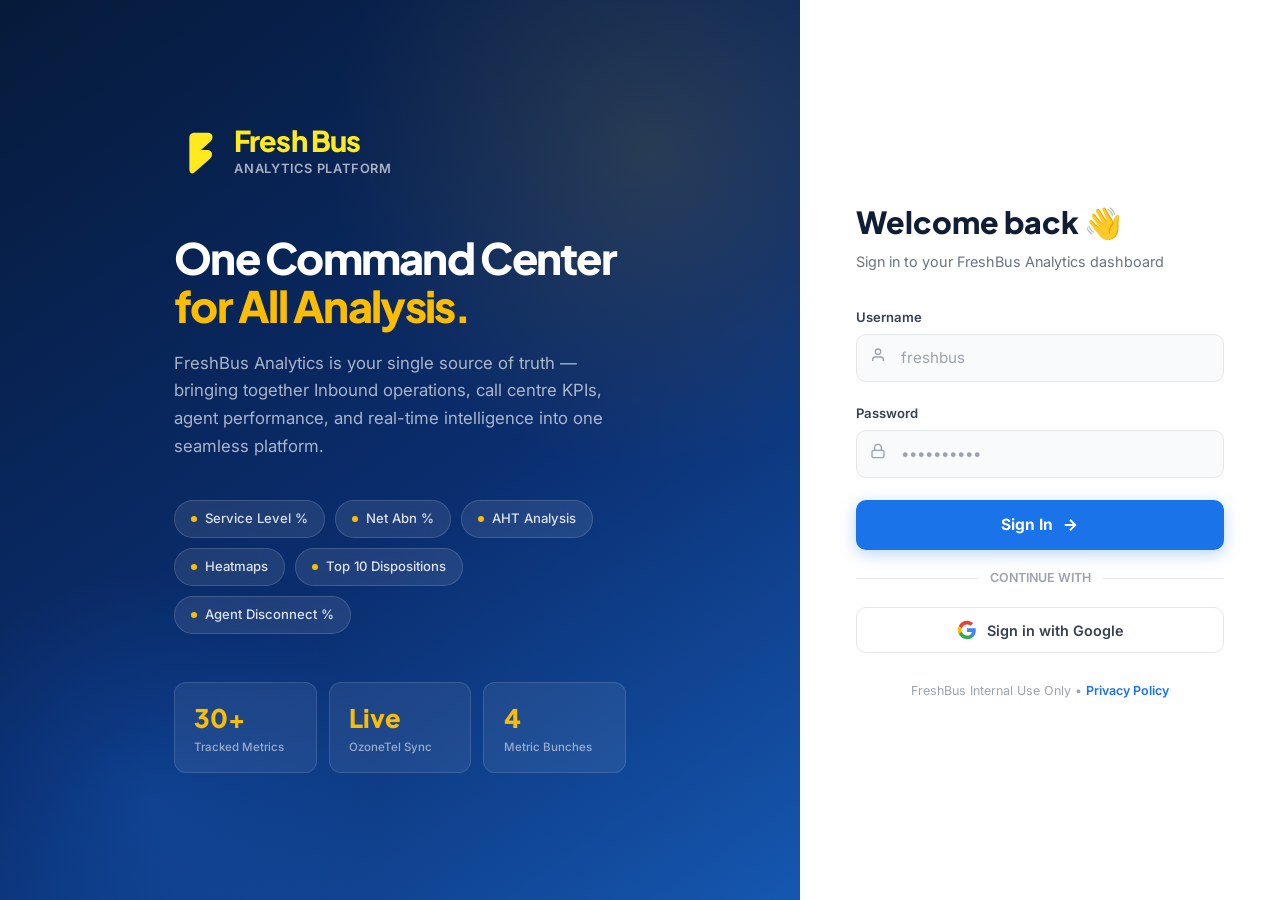
<file: index.html>
<!DOCTYPE html>
<html lang="en">
<head>
  <meta charset="UTF-8">
  <meta name="viewport" content="width=device-width, initial-scale=1.0">
  <title>FreshBus Analytics Platform | Sign In</title>
  <link rel="preconnect" href="https://fonts.googleapis.com">
  <link rel="preconnect" href="https://fonts.gstatic.com" crossorigin>
  <link href="https://fonts.googleapis.com/css2?family=Inter:wght@400;500;600;700&family=Plus+Jakarta+Sans:wght@600;700;800&display=swap" rel="stylesheet">
  <link rel="stylesheet" href="styles.css">
  <style>
    body { margin:0; font-family:'Inter',sans-serif; overflow:hidden; }
    .login-split { display:flex; height:100vh; }

    /* Left branding panel */
    .lp-left {
      flex:1; position:relative; overflow:hidden;
      background:linear-gradient(145deg,#061a3a 0%,#0a2d6e 55%,#1557b0 100%);
      display:flex; align-items:center; justify-content:center;
    }
    .lp-left::before {
      content:''; position:absolute; width:700px; height:700px; border-radius:50%;
      background:radial-gradient(circle,rgba(251,188,4,.13) 0%,transparent 65%);
      top:-200px; right:-200px; pointer-events:none;
    }
    .lp-left::after {
      content:''; position:absolute; width:500px; height:500px; border-radius:50%;
      background:radial-gradient(circle,rgba(26,115,232,.22) 0%,transparent 65%);
      bottom:-150px; left:-100px; pointer-events:none;
    }
    .lp-inner { position:relative; z-index:2; padding:4rem; max-width:580px; }

    /* Logo */
    .lp-logo { display:flex; align-items:center; gap:16px; margin-bottom:3.5rem; }
    .lp-logo-mark {
      width:48px; height:48px;
      display:flex; align-items:center; justify-content:center;
      flex-shrink:0;
    }
    .lp-logo-mark svg { width:100%; height:100%; }
    .lp-logo-text { font-family:'Plus Jakarta Sans',sans-serif; }
    .lp-logo-text .brand { font-size:1.8rem; font-weight:800; color:#FFEA20; line-height:1; letter-spacing:-0.02em; }
    .lp-logo-text .tag { font-size:0.78rem; font-weight:500; color:rgba(255,255,255,.5); margin-top:4px; letter-spacing:0.04em; text-transform:uppercase; }

    .lp-headline {
      font-family:'Plus Jakarta Sans',sans-serif; font-size:2.7rem; font-weight:800;
      color:#fff; line-height:1.12; margin-bottom:1.2rem; letter-spacing:-0.04em;
    }
    .lp-headline .hl { color:#FBBC04; }
    .lp-desc { color:rgba(255,255,255,.65); font-size:1.05rem; line-height:1.65; max-width:440px; margin-bottom:2.5rem; }

    /* Floating metric pills */
    .lp-pills { display:flex; flex-wrap:wrap; gap:10px; }
    .lp-pill {
      display:flex; align-items:center; gap:8px;
      background:rgba(255,255,255,.09); backdrop-filter:blur(12px);
      border:1px solid rgba(255,255,255,.15); border-radius:100px;
      padding:8px 16px; color:rgba(255,255,255,.85); font-size:0.82rem; font-weight:500;
    }
    .lp-pill .dot { width:6px; height:6px; border-radius:50%; background:#FBBC04; flex-shrink:0; }

    /* Decorative stats cards */
    .lp-stats { margin-top:3rem; display:grid; grid-template-columns:1fr 1fr 1fr; gap:12px; }
    .lp-stat {
      background:rgba(255,255,255,.07); border:1px solid rgba(255,255,255,.12);
      border-radius:12px; padding:1rem 1.2rem;
    }
    .lp-stat .sv { font-family:'Plus Jakarta Sans',sans-serif; font-size:1.6rem; font-weight:800; color:#FBBC04; }
    .lp-stat .sl { font-size:0.72rem; color:rgba(255,255,255,.55); margin-top:2px; font-weight:500; }

    /* Right form panel */
    .lp-right {
      width:480px; flex-shrink:0;
      background:#fff; display:flex; flex-direction:column;
      justify-content:center; padding:3.5rem 3.5rem;
      box-shadow:-24px 0 80px rgba(0,0,0,.13);
    }
    .lp-form-title { font-family:'Plus Jakarta Sans',sans-serif; font-size:1.9rem; font-weight:800; color:#0f1d35; margin-bottom:6px; }
    .lp-form-sub { color:#6b7280; font-size:0.9rem; margin-bottom:2.2rem; }

    .form-field { margin-bottom:1.4rem; }
    .form-field label { display:block; font-size:0.82rem; font-weight:600; color:#374151; margin-bottom:6px; }
    .input-group { position:relative; display:flex; align-items:center; }
    .input-group .ico { position:absolute; left:14px; color:#9ca3af; width:16px; pointer-events:none; }
    .input-group svg { width:16px; height:16px; }
    .input-group input {
      width:100%; height:48px; padding:0 14px 0 44px;
      background:#f9fafb; border:1.5px solid #e5e7eb; border-radius:10px;
      color:#111827; font-size:0.95rem; font-family:inherit; outline:none;
      transition:border-color .2s, box-shadow .2s;
    }
    .input-group input:focus { border-color:#1A73E8; box-shadow:0 0 0 3px rgba(26,115,232,.12); background:#fff; }
    .input-group input::placeholder { color:#9ca3af; }

    .err-box {
      display:none; background:#fef2f2; border:1px solid rgba(220,38,38,.25);
      color:#dc2626; border-radius:8px; padding:10px 14px;
      font-size:0.82rem; font-weight:600; margin-bottom:1rem;
    }

    .btn-sign {
      width:100%; height:50px; background:#1A73E8; color:#fff;
      border:none; border-radius:10px; font-family:inherit;
      font-size:0.97rem; font-weight:700; cursor:pointer;
      display:flex; align-items:center; justify-content:center; gap:8px;
      transition:all .2s; box-shadow:0 4px 16px rgba(26,115,232,.3);
      margin-bottom:1.2rem;
    }
    .btn-sign:hover { background:#1557b0; transform:translateY(-1px); box-shadow:0 8px 24px rgba(26,115,232,.35); }
    .btn-sign svg { width:18px; }

    .or-div { display:flex; align-items:center; gap:12px; font-size:0.78rem; color:#9ca3af; font-weight:600; margin-bottom:1.2rem; }
    .or-div::before, .or-div::after { content:''; flex:1; height:1px; background:#e5e7eb; }

    .btn-google {
      width:100%; height:46px; background:#fff; border:1.5px solid #e5e7eb; border-radius:10px;
      font-family:inherit; font-size:0.9rem; font-weight:600; color:#374151; cursor:pointer;
      display:flex; align-items:center; justify-content:center; gap:10px;
      transition:all .2s;
    }
    .btn-google:hover { background:#f9fafb; border-color:#d1d5db; }
    .btn-google svg { width:20px; }

    .form-footer { text-align:center; margin-top:1.8rem; font-size:0.78rem; color:#9ca3af; }
    .form-footer a { color:#1A73E8; font-weight:600; text-decoration:none; }

    @media(max-width:900px) {
      .lp-left { display:none; }
      .lp-right { width:100%; padding:2rem; }
    }
  </style>
</head>
<body>
<div class="login-split">
  <!-- LEFT BRANDING PANEL -->
  <div class="lp-left">
    <div class="lp-inner">
      <!-- Logo -->
      <div class="lp-logo" style="display:flex; align-items:center; gap:12px; text-decoration:none; flex-shrink:0; margin-bottom:3.5rem;">
  <div class="hdr-lm" style="width:48px; height:48px; border-radius:8px; display:flex; align-items:center; justify-content:center;">
    <svg viewBox="0 0 100 100" fill="none" xmlns="http://www.w3.org/2000/svg" style="width:100%; height:100%;">
      <path d="M 32 82 L 32 20 C 32 14, 37 10, 43 10 L 71 10 C 80 10, 84 21, 76 28 L 56 46 L 70 46 C 79 46, 83 57, 75 64 L 43 92 C 35 99, 32 92, 32 85 Z" fill="#FFEA20"/>
    </svg>
  </div>
  <div class="hdr-brand-wrap" style="display: flex; flex-direction: column; justify-content: center; margin-top:-2px;">
    <span class="hdr-ln" style="font-family:'Plus Jakarta Sans',sans-serif; font-size:1.8rem; font-weight:800; color:#FFEA20; line-height:1.1; letter-spacing:-0.03em;">Fresh Bus</span>
    <span class="hdr-sub" style="font-size:0.8rem; font-weight:600; color:rgba(255,255,255,0.65); letter-spacing:0.06em; text-transform:uppercase; margin-top:2px;">Analytics Platform</span>
  </div>
</div>

      <h1 class="lp-headline">
        One Command Center<br>
        <span class="hl">for All Analysis.</span>
      </h1>
      <p class="lp-desc">
        FreshBus Analytics is your single source of truth — bringing together Inbound operations, call centre KPIs, agent performance, and real-time intelligence into one seamless platform.
      </p>

      <div class="lp-pills">
        <div class="lp-pill"><div class="dot"></div> Service Level %</div>
        <div class="lp-pill"><div class="dot"></div> Net Abn %</div>
        <div class="lp-pill"><div class="dot"></div> AHT Analysis</div>
        <div class="lp-pill"><div class="dot"></div> Heatmaps</div>
        <div class="lp-pill"><div class="dot"></div> Top 10 Dispositions</div>
        <div class="lp-pill"><div class="dot"></div> Agent Disconnect %</div>
      </div>

      <div class="lp-stats">
        <div class="lp-stat"><div class="sv">30+</div><div class="sl">Tracked Metrics</div></div>
        <div class="lp-stat"><div class="sv">Live</div><div class="sl">OzoneTel Sync</div></div>
        <div class="lp-stat"><div class="sv">4</div><div class="sl">Metric Bunches</div></div>
      </div>
    </div>
  </div>

  <!-- RIGHT FORM PANEL -->
  <div class="lp-right">
    <div class="lp-form-title">Welcome back 👋</div>
    <div class="lp-form-sub">Sign in to your FreshBus Analytics dashboard</div>

    <form id="loginForm">
      <div class="form-field">
        <label for="u">Username</label>
        <div class="input-group">
          <div class="ico">
            <svg viewBox="0 0 24 24" fill="none" stroke="currentColor" stroke-width="2"><path d="M20 21v-2a4 4 0 00-4-4H8a4 4 0 00-4 4v2"/><circle cx="12" cy="7" r="4"/></svg>
          </div>
          <input type="text" id="u" placeholder="freshbus" autocomplete="username">
        </div>
      </div>
      <div class="form-field">
        <label for="p">Password</label>
        <div class="input-group">
          <div class="ico">
            <svg viewBox="0 0 24 24" fill="none" stroke="currentColor" stroke-width="2"><rect x="3" y="11" width="18" height="11" rx="2"/><path d="M7 11V7a5 5 0 0110 0v4"/></svg>
          </div>
          <input type="password" id="p" placeholder="••••••••••" autocomplete="current-password">
        </div>
      </div>

      <div class="err-box" id="loginErr">Invalid username or password. Please try again.</div>

      <button type="submit" class="btn-sign">
        Sign In
        <svg viewBox="0 0 24 24" fill="none" stroke="currentColor" stroke-width="2.5"><path d="M5 12h14M12 5l7 7-7 7"/></svg>
      </button>

      <div class="or-div">CONTINUE WITH</div>

      <button type="button" class="btn-google">
        <svg viewBox="0 0 24 24" xmlns="http://www.w3.org/2000/svg">
          <path d="M22.56 12.25c0-.78-.07-1.53-.2-2.25H12v4.26h5.92c-.26 1.37-1.04 2.53-2.21 3.31v2.77h3.57c2.08-1.92 3.28-4.74 3.28-8.09z" fill="#4285F4"/>
          <path d="M12 23c2.97 0 5.46-.98 7.28-2.66l-3.57-2.77c-.98.66-2.23 1.06-3.71 1.06-2.86 0-5.29-1.93-6.16-4.53H2.18v2.84C3.99 20.53 7.7 23 12 23z" fill="#34A853"/>
          <path d="M5.84 14.09c-.22-.66-.35-1.36-.35-2.09s.13-1.43.35-2.09V7.07H2.18C1.43 8.55 1 10.22 1 12s.43 3.45 1.18 4.93l2.85-2.22.81-.62z" fill="#FBBC05"/>
          <path d="M12 5.38c1.62 0 3.06.56 4.21 1.64l3.15-3.15C17.45 2.09 14.97 1 12 1 7.7 1 3.99 3.47 2.18 7.07l3.66 2.84c.87-2.6 3.3-4.53 6.16-4.53z" fill="#EA4335"/>
        </svg>
        Sign in with Google
      </button>
    </form>

    <div class="form-footer">FreshBus Internal Use Only &bull; <a href="#">Privacy Policy</a></div>
  </div>
</div>

<script>
  const CREDS = { user: 'freshbus', pass: 'freshbus@2024' };
  document.getElementById('loginForm').addEventListener('submit', function(e) {
    e.preventDefault();
    const u = document.getElementById('u').value.trim();
    const p = document.getElementById('p').value;
    if (u === CREDS.user && p === CREDS.pass) {
      window.location.href = 'campaign.html';
    } else {
      document.getElementById('loginErr').style.display = 'block';
    }
  });
</script>
</body>
</html>
</file>
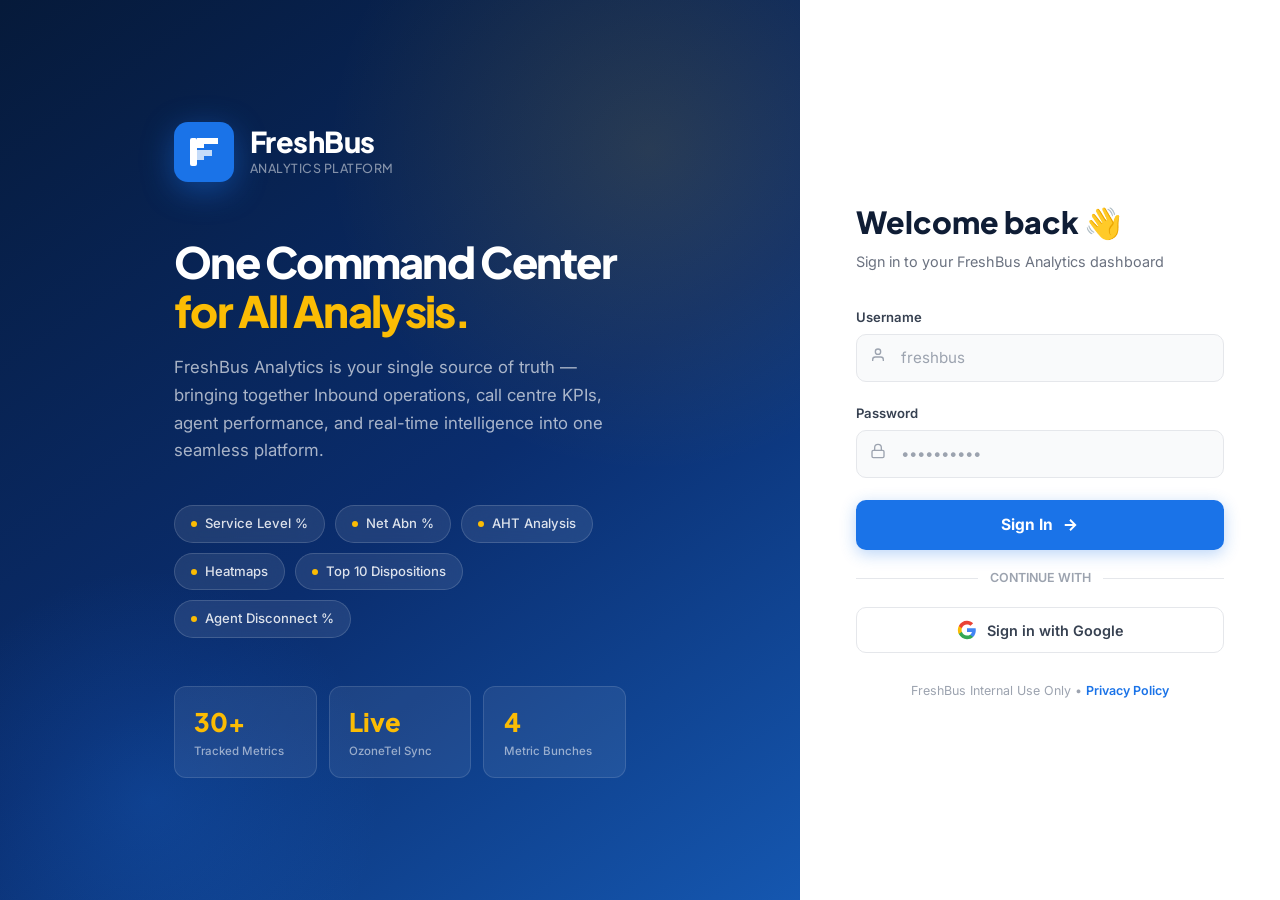
<file: docs/index.html>
<!DOCTYPE html>
<html lang="en">
<head>
  <meta charset="UTF-8">
  <meta name="viewport" content="width=device-width, initial-scale=1.0">
  <title>FreshBus Analytics Platform | Sign In</title>
  <link rel="preconnect" href="https://fonts.googleapis.com">
  <link rel="preconnect" href="https://fonts.gstatic.com" crossorigin>
  <link href="https://fonts.googleapis.com/css2?family=Inter:wght@400;500;600;700&family=Plus+Jakarta+Sans:wght@600;700;800&display=swap" rel="stylesheet">
  <link rel="stylesheet" href="styles.css">
  <style>
    body { margin:0; font-family:'Inter',sans-serif; overflow:hidden; }
    .login-split { display:flex; height:100vh; }

    /* Left branding panel */
    .lp-left {
      flex:1; position:relative; overflow:hidden;
      background:linear-gradient(145deg,#061a3a 0%,#0a2d6e 55%,#1557b0 100%);
      display:flex; align-items:center; justify-content:center;
    }
    .lp-left::before {
      content:''; position:absolute; width:700px; height:700px; border-radius:50%;
      background:radial-gradient(circle,rgba(251,188,4,.13) 0%,transparent 65%);
      top:-200px; right:-200px; pointer-events:none;
    }
    .lp-left::after {
      content:''; position:absolute; width:500px; height:500px; border-radius:50%;
      background:radial-gradient(circle,rgba(26,115,232,.22) 0%,transparent 65%);
      bottom:-150px; left:-100px; pointer-events:none;
    }
    .lp-inner { position:relative; z-index:2; padding:4rem; max-width:580px; }

    /* Logo */
    .lp-logo { display:flex; align-items:center; gap:16px; margin-bottom:3.5rem; }
    .lp-logo-mark {
      width:60px; height:60px; border-radius:14px;
      background:#1A73E8; display:flex; align-items:center; justify-content:center;
      box-shadow:0 8px 32px rgba(26,115,232,.45); flex-shrink:0;
    }
    .lp-logo-mark svg { width:36px; height:36px; }
    .lp-logo-text { font-family:'Plus Jakarta Sans',sans-serif; }
    .lp-logo-text .brand { font-size:1.8rem; font-weight:800; color:#fff; line-height:1; letter-spacing:-0.02em; }
    .lp-logo-text .tag { font-size:0.78rem; font-weight:500; color:rgba(255,255,255,.5); margin-top:4px; letter-spacing:0.04em; text-transform:uppercase; }

    .lp-headline {
      font-family:'Plus Jakarta Sans',sans-serif; font-size:2.7rem; font-weight:800;
      color:#fff; line-height:1.12; margin-bottom:1.2rem; letter-spacing:-0.04em;
    }
    .lp-headline .hl { color:#FBBC04; }
    .lp-desc { color:rgba(255,255,255,.65); font-size:1.05rem; line-height:1.65; max-width:440px; margin-bottom:2.5rem; }

    /* Floating metric pills */
    .lp-pills { display:flex; flex-wrap:wrap; gap:10px; }
    .lp-pill {
      display:flex; align-items:center; gap:8px;
      background:rgba(255,255,255,.09); backdrop-filter:blur(12px);
      border:1px solid rgba(255,255,255,.15); border-radius:100px;
      padding:8px 16px; color:rgba(255,255,255,.85); font-size:0.82rem; font-weight:500;
    }
    .lp-pill .dot { width:6px; height:6px; border-radius:50%; background:#FBBC04; flex-shrink:0; }

    /* Decorative stats cards */
    .lp-stats { margin-top:3rem; display:grid; grid-template-columns:1fr 1fr 1fr; gap:12px; }
    .lp-stat {
      background:rgba(255,255,255,.07); border:1px solid rgba(255,255,255,.12);
      border-radius:12px; padding:1rem 1.2rem;
    }
    .lp-stat .sv { font-family:'Plus Jakarta Sans',sans-serif; font-size:1.6rem; font-weight:800; color:#FBBC04; }
    .lp-stat .sl { font-size:0.72rem; color:rgba(255,255,255,.55); margin-top:2px; font-weight:500; }

    /* Right form panel */
    .lp-right {
      width:480px; flex-shrink:0;
      background:#fff; display:flex; flex-direction:column;
      justify-content:center; padding:3.5rem 3.5rem;
      box-shadow:-24px 0 80px rgba(0,0,0,.13);
    }
    .lp-form-title { font-family:'Plus Jakarta Sans',sans-serif; font-size:1.9rem; font-weight:800; color:#0f1d35; margin-bottom:6px; }
    .lp-form-sub { color:#6b7280; font-size:0.9rem; margin-bottom:2.2rem; }

    .form-field { margin-bottom:1.4rem; }
    .form-field label { display:block; font-size:0.82rem; font-weight:600; color:#374151; margin-bottom:6px; }
    .input-group { position:relative; display:flex; align-items:center; }
    .input-group .ico { position:absolute; left:14px; color:#9ca3af; width:16px; pointer-events:none; }
    .input-group svg { width:16px; height:16px; }
    .input-group input {
      width:100%; height:48px; padding:0 14px 0 44px;
      background:#f9fafb; border:1.5px solid #e5e7eb; border-radius:10px;
      color:#111827; font-size:0.95rem; font-family:inherit; outline:none;
      transition:border-color .2s, box-shadow .2s;
    }
    .input-group input:focus { border-color:#1A73E8; box-shadow:0 0 0 3px rgba(26,115,232,.12); background:#fff; }
    .input-group input::placeholder { color:#9ca3af; }

    .err-box {
      display:none; background:#fef2f2; border:1px solid rgba(220,38,38,.25);
      color:#dc2626; border-radius:8px; padding:10px 14px;
      font-size:0.82rem; font-weight:600; margin-bottom:1rem;
    }

    .btn-sign {
      width:100%; height:50px; background:#1A73E8; color:#fff;
      border:none; border-radius:10px; font-family:inherit;
      font-size:0.97rem; font-weight:700; cursor:pointer;
      display:flex; align-items:center; justify-content:center; gap:8px;
      transition:all .2s; box-shadow:0 4px 16px rgba(26,115,232,.3);
      margin-bottom:1.2rem;
    }
    .btn-sign:hover { background:#1557b0; transform:translateY(-1px); box-shadow:0 8px 24px rgba(26,115,232,.35); }
    .btn-sign svg { width:18px; }

    .or-div { display:flex; align-items:center; gap:12px; font-size:0.78rem; color:#9ca3af; font-weight:600; margin-bottom:1.2rem; }
    .or-div::before, .or-div::after { content:''; flex:1; height:1px; background:#e5e7eb; }

    .btn-google {
      width:100%; height:46px; background:#fff; border:1.5px solid #e5e7eb; border-radius:10px;
      font-family:inherit; font-size:0.9rem; font-weight:600; color:#374151; cursor:pointer;
      display:flex; align-items:center; justify-content:center; gap:10px;
      transition:all .2s;
    }
    .btn-google:hover { background:#f9fafb; border-color:#d1d5db; }
    .btn-google svg { width:20px; }

    .form-footer { text-align:center; margin-top:1.8rem; font-size:0.78rem; color:#9ca3af; }
    .form-footer a { color:#1A73E8; font-weight:600; text-decoration:none; }

    @media(max-width:900px) {
      .lp-left { display:none; }
      .lp-right { width:100%; padding:2rem; }
    }
  </style>
</head>
<body>
<div class="login-split">
  <!-- LEFT BRANDING PANEL -->
  <div class="lp-left">
    <div class="lp-inner">
      <!-- Logo -->
      <div class="lp-logo">
        <div class="lp-logo-mark">
          <!-- FreshBus official chevron-F mark, traced from brand assets -->
          <svg viewBox="0 0 36 36" fill="none" xmlns="http://www.w3.org/2000/svg">
            <!-- Outer F vertical spine -->
            <rect x="4" y="4" width="7" height="28" rx="2" fill="white"/>
            <!-- Top horizontal bar — angled right like the brand chevron -->
            <path d="M11 4 L32 4 L32 10 L18 10 L18 14 L11 14 Z" fill="white"/>
            <!-- Middle horizontal bar — slightly shorter, brand proportion -->
            <path d="M11 16 L26 16 L26 22 L18 22 L18 26 L11 26 Z" fill="white" opacity="0.75"/>
          </svg>
        </div>
        <div class="lp-logo-text">
          <div class="brand">FreshBus</div>
          <div class="tag">Analytics Platform</div>
        </div>
      </div>

      <h1 class="lp-headline">
        One Command Center<br>
        <span class="hl">for All Analysis.</span>
      </h1>
      <p class="lp-desc">
        FreshBus Analytics is your single source of truth — bringing together Inbound operations, call centre KPIs, agent performance, and real-time intelligence into one seamless platform.
      </p>

      <div class="lp-pills">
        <div class="lp-pill"><div class="dot"></div> Service Level %</div>
        <div class="lp-pill"><div class="dot"></div> Net Abn %</div>
        <div class="lp-pill"><div class="dot"></div> AHT Analysis</div>
        <div class="lp-pill"><div class="dot"></div> Heatmaps</div>
        <div class="lp-pill"><div class="dot"></div> Top 10 Dispositions</div>
        <div class="lp-pill"><div class="dot"></div> Agent Disconnect %</div>
      </div>

      <div class="lp-stats">
        <div class="lp-stat"><div class="sv">30+</div><div class="sl">Tracked Metrics</div></div>
        <div class="lp-stat"><div class="sv">Live</div><div class="sl">OzoneTel Sync</div></div>
        <div class="lp-stat"><div class="sv">4</div><div class="sl">Metric Bunches</div></div>
      </div>
    </div>
  </div>

  <!-- RIGHT FORM PANEL -->
  <div class="lp-right">
    <div class="lp-form-title">Welcome back 👋</div>
    <div class="lp-form-sub">Sign in to your FreshBus Analytics dashboard</div>

    <form id="loginForm">
      <div class="form-field">
        <label for="u">Username</label>
        <div class="input-group">
          <div class="ico">
            <svg viewBox="0 0 24 24" fill="none" stroke="currentColor" stroke-width="2"><path d="M20 21v-2a4 4 0 00-4-4H8a4 4 0 00-4 4v2"/><circle cx="12" cy="7" r="4"/></svg>
          </div>
          <input type="text" id="u" placeholder="freshbus" autocomplete="username">
        </div>
      </div>
      <div class="form-field">
        <label for="p">Password</label>
        <div class="input-group">
          <div class="ico">
            <svg viewBox="0 0 24 24" fill="none" stroke="currentColor" stroke-width="2"><rect x="3" y="11" width="18" height="11" rx="2"/><path d="M7 11V7a5 5 0 0110 0v4"/></svg>
          </div>
          <input type="password" id="p" placeholder="••••••••••" autocomplete="current-password">
        </div>
      </div>

      <div class="err-box" id="loginErr">Invalid username or password. Please try again.</div>

      <button type="submit" class="btn-sign">
        Sign In
        <svg viewBox="0 0 24 24" fill="none" stroke="currentColor" stroke-width="2.5"><path d="M5 12h14M12 5l7 7-7 7"/></svg>
      </button>

      <div class="or-div">CONTINUE WITH</div>

      <button type="button" class="btn-google">
        <svg viewBox="0 0 24 24" xmlns="http://www.w3.org/2000/svg">
          <path d="M22.56 12.25c0-.78-.07-1.53-.2-2.25H12v4.26h5.92c-.26 1.37-1.04 2.53-2.21 3.31v2.77h3.57c2.08-1.92 3.28-4.74 3.28-8.09z" fill="#4285F4"/>
          <path d="M12 23c2.97 0 5.46-.98 7.28-2.66l-3.57-2.77c-.98.66-2.23 1.06-3.71 1.06-2.86 0-5.29-1.93-6.16-4.53H2.18v2.84C3.99 20.53 7.7 23 12 23z" fill="#34A853"/>
          <path d="M5.84 14.09c-.22-.66-.35-1.36-.35-2.09s.13-1.43.35-2.09V7.07H2.18C1.43 8.55 1 10.22 1 12s.43 3.45 1.18 4.93l2.85-2.22.81-.62z" fill="#FBBC05"/>
          <path d="M12 5.38c1.62 0 3.06.56 4.21 1.64l3.15-3.15C17.45 2.09 14.97 1 12 1 7.7 1 3.99 3.47 2.18 7.07l3.66 2.84c.87-2.6 3.3-4.53 6.16-4.53z" fill="#EA4335"/>
        </svg>
        Sign in with Google
      </button>
    </form>

    <div class="form-footer">FreshBus Internal Use Only &bull; <a href="#">Privacy Policy</a></div>
  </div>
</div>

<script>
  const CREDS = { user: 'freshbus', pass: 'freshbus@2024' };
  document.getElementById('loginForm').addEventListener('submit', function(e) {
    e.preventDefault();
    const u = document.getElementById('u').value.trim();
    const p = document.getElementById('p').value;
    if (u === CREDS.user && p === CREDS.pass) {
      window.location.href = 'campaign.html';
    } else {
      document.getElementById('loginErr').style.display = 'block';
    }
  });
</script>
</body>
</html>
</file>
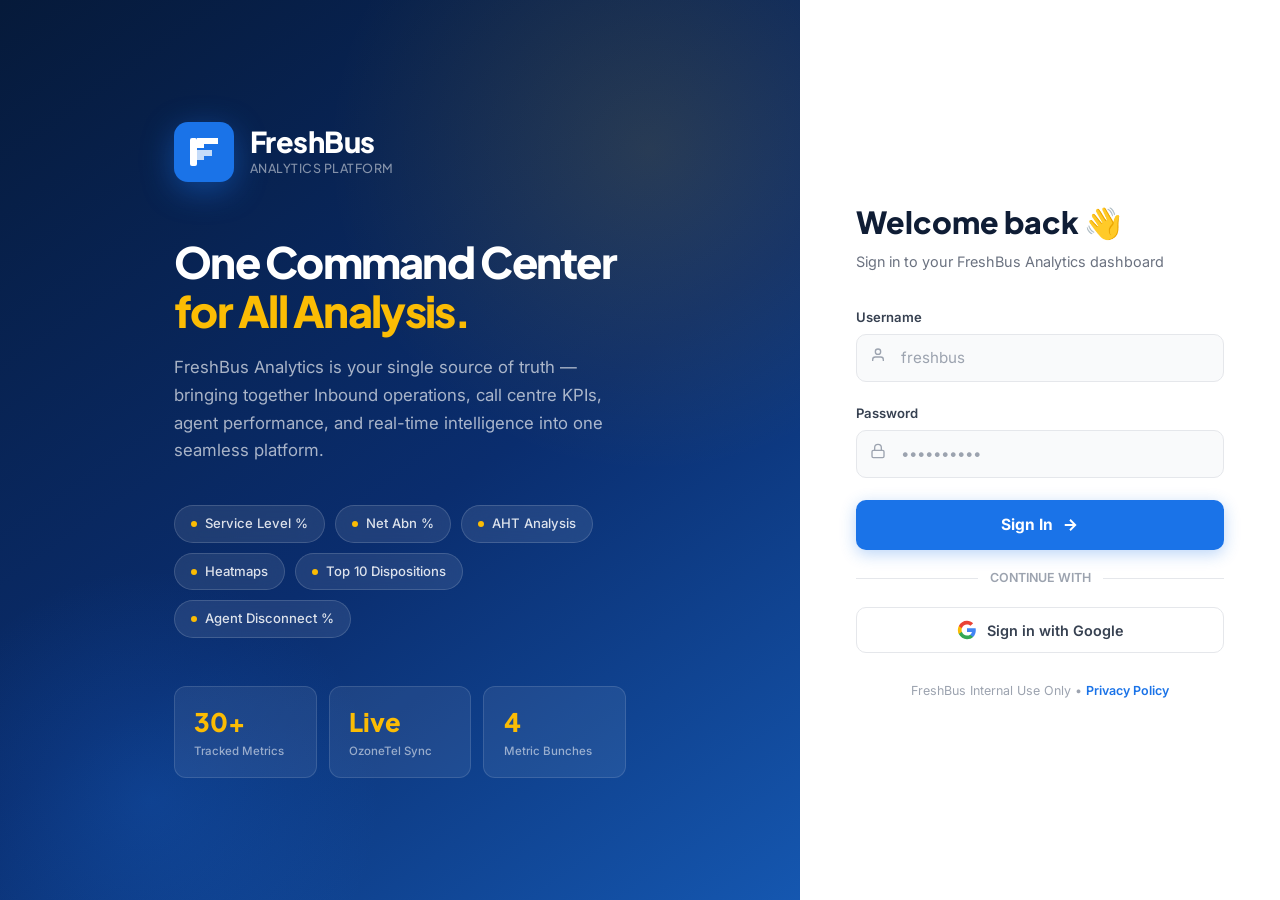
<file: backend/static/index.html>
<!DOCTYPE html>
<html lang="en">
<head>
  <meta charset="UTF-8">
  <meta name="viewport" content="width=device-width, initial-scale=1.0">
  <title>FreshBus Analytics Platform | Sign In</title>
  <link rel="preconnect" href="https://fonts.googleapis.com">
  <link rel="preconnect" href="https://fonts.gstatic.com" crossorigin>
  <link href="https://fonts.googleapis.com/css2?family=Inter:wght@400;500;600;700&family=Plus+Jakarta+Sans:wght@600;700;800&display=swap" rel="stylesheet">
  <link rel="stylesheet" href="/styles.css">
  <style>
    body { margin:0; font-family:'Inter',sans-serif; overflow:hidden; }
    .login-split { display:flex; height:100vh; }

    /* Left branding panel */
    .lp-left {
      flex:1; position:relative; overflow:hidden;
      background:linear-gradient(145deg,#061a3a 0%,#0a2d6e 55%,#1557b0 100%);
      display:flex; align-items:center; justify-content:center;
    }
    .lp-left::before {
      content:''; position:absolute; width:700px; height:700px; border-radius:50%;
      background:radial-gradient(circle,rgba(251,188,4,.13) 0%,transparent 65%);
      top:-200px; right:-200px; pointer-events:none;
    }
    .lp-left::after {
      content:''; position:absolute; width:500px; height:500px; border-radius:50%;
      background:radial-gradient(circle,rgba(26,115,232,.22) 0%,transparent 65%);
      bottom:-150px; left:-100px; pointer-events:none;
    }
    .lp-inner { position:relative; z-index:2; padding:4rem; max-width:580px; }

    /* Logo */
    .lp-logo { display:flex; align-items:center; gap:16px; margin-bottom:3.5rem; }
    .lp-logo-mark {
      width:60px; height:60px; border-radius:14px;
      background:#1A73E8; display:flex; align-items:center; justify-content:center;
      box-shadow:0 8px 32px rgba(26,115,232,.45); flex-shrink:0;
    }
    .lp-logo-mark svg { width:36px; height:36px; }
    .lp-logo-text { font-family:'Plus Jakarta Sans',sans-serif; }
    .lp-logo-text .brand { font-size:1.8rem; font-weight:800; color:#fff; line-height:1; letter-spacing:-0.02em; }
    .lp-logo-text .tag { font-size:0.78rem; font-weight:500; color:rgba(255,255,255,.5); margin-top:4px; letter-spacing:0.04em; text-transform:uppercase; }

    .lp-headline {
      font-family:'Plus Jakarta Sans',sans-serif; font-size:2.7rem; font-weight:800;
      color:#fff; line-height:1.12; margin-bottom:1.2rem; letter-spacing:-0.04em;
    }
    .lp-headline .hl { color:#FBBC04; }
    .lp-desc { color:rgba(255,255,255,.65); font-size:1.05rem; line-height:1.65; max-width:440px; margin-bottom:2.5rem; }

    /* Floating metric pills */
    .lp-pills { display:flex; flex-wrap:wrap; gap:10px; }
    .lp-pill {
      display:flex; align-items:center; gap:8px;
      background:rgba(255,255,255,.09); backdrop-filter:blur(12px);
      border:1px solid rgba(255,255,255,.15); border-radius:100px;
      padding:8px 16px; color:rgba(255,255,255,.85); font-size:0.82rem; font-weight:500;
    }
    .lp-pill .dot { width:6px; height:6px; border-radius:50%; background:#FBBC04; flex-shrink:0; }

    /* Decorative stats cards */
    .lp-stats { margin-top:3rem; display:grid; grid-template-columns:1fr 1fr 1fr; gap:12px; }
    .lp-stat {
      background:rgba(255,255,255,.07); border:1px solid rgba(255,255,255,.12);
      border-radius:12px; padding:1rem 1.2rem;
    }
    .lp-stat .sv { font-family:'Plus Jakarta Sans',sans-serif; font-size:1.6rem; font-weight:800; color:#FBBC04; }
    .lp-stat .sl { font-size:0.72rem; color:rgba(255,255,255,.55); margin-top:2px; font-weight:500; }

    /* Right form panel */
    .lp-right {
      width:480px; flex-shrink:0;
      background:#fff; display:flex; flex-direction:column;
      justify-content:center; padding:3.5rem 3.5rem;
      box-shadow:-24px 0 80px rgba(0,0,0,.13);
    }
    .lp-form-title { font-family:'Plus Jakarta Sans',sans-serif; font-size:1.9rem; font-weight:800; color:#0f1d35; margin-bottom:6px; }
    .lp-form-sub { color:#6b7280; font-size:0.9rem; margin-bottom:2.2rem; }

    .form-field { margin-bottom:1.4rem; }
    .form-field label { display:block; font-size:0.82rem; font-weight:600; color:#374151; margin-bottom:6px; }
    .input-group { position:relative; display:flex; align-items:center; }
    .input-group .ico { position:absolute; left:14px; color:#9ca3af; width:16px; pointer-events:none; }
    .input-group svg { width:16px; height:16px; }
    .input-group input {
      width:100%; height:48px; padding:0 14px 0 44px;
      background:#f9fafb; border:1.5px solid #e5e7eb; border-radius:10px;
      color:#111827; font-size:0.95rem; font-family:inherit; outline:none;
      transition:border-color .2s, box-shadow .2s;
    }
    .input-group input:focus { border-color:#1A73E8; box-shadow:0 0 0 3px rgba(26,115,232,.12); background:#fff; }
    .input-group input::placeholder { color:#9ca3af; }

    .err-box {
      display:none; background:#fef2f2; border:1px solid rgba(220,38,38,.25);
      color:#dc2626; border-radius:8px; padding:10px 14px;
      font-size:0.82rem; font-weight:600; margin-bottom:1rem;
    }

    .btn-sign {
      width:100%; height:50px; background:#1A73E8; color:#fff;
      border:none; border-radius:10px; font-family:inherit;
      font-size:0.97rem; font-weight:700; cursor:pointer;
      display:flex; align-items:center; justify-content:center; gap:8px;
      transition:all .2s; box-shadow:0 4px 16px rgba(26,115,232,.3);
      margin-bottom:1.2rem;
    }
    .btn-sign:hover { background:#1557b0; transform:translateY(-1px); box-shadow:0 8px 24px rgba(26,115,232,.35); }
    .btn-sign svg { width:18px; }

    .or-div { display:flex; align-items:center; gap:12px; font-size:0.78rem; color:#9ca3af; font-weight:600; margin-bottom:1.2rem; }
    .or-div::before, .or-div::after { content:''; flex:1; height:1px; background:#e5e7eb; }

    .btn-google {
      width:100%; height:46px; background:#fff; border:1.5px solid #e5e7eb; border-radius:10px;
      font-family:inherit; font-size:0.9rem; font-weight:600; color:#374151; cursor:pointer;
      display:flex; align-items:center; justify-content:center; gap:10px;
      transition:all .2s;
    }
    .btn-google:hover { background:#f9fafb; border-color:#d1d5db; }
    .btn-google svg { width:20px; }

    .form-footer { text-align:center; margin-top:1.8rem; font-size:0.78rem; color:#9ca3af; }
    .form-footer a { color:#1A73E8; font-weight:600; text-decoration:none; }

    @media(max-width:900px) {
      .lp-left { display:none; }
      .lp-right { width:100%; padding:2rem; }
    }
  </style>
</head>
<body>
<div class="login-split">
  <!-- LEFT BRANDING PANEL -->
  <div class="lp-left">
    <div class="lp-inner">
      <!-- Logo -->
      <div class="lp-logo">
        <div class="lp-logo-mark">
          <!-- FreshBus official chevron-F mark, traced from brand assets -->
          <svg viewBox="0 0 36 36" fill="none" xmlns="http://www.w3.org/2000/svg">
            <!-- Outer F vertical spine -->
            <rect x="4" y="4" width="7" height="28" rx="2" fill="white"/>
            <!-- Top horizontal bar — angled right like the brand chevron -->
            <path d="M11 4 L32 4 L32 10 L18 10 L18 14 L11 14 Z" fill="white"/>
            <!-- Middle horizontal bar — slightly shorter, brand proportion -->
            <path d="M11 16 L26 16 L26 22 L18 22 L18 26 L11 26 Z" fill="white" opacity="0.75"/>
          </svg>
        </div>
        <div class="lp-logo-text">
          <div class="brand">FreshBus</div>
          <div class="tag">Analytics Platform</div>
        </div>
      </div>

      <h1 class="lp-headline">
        One Command Center<br>
        <span class="hl">for All Analysis.</span>
      </h1>
      <p class="lp-desc">
        FreshBus Analytics is your single source of truth — bringing together Inbound operations, call centre KPIs, agent performance, and real-time intelligence into one seamless platform.
      </p>

      <div class="lp-pills">
        <div class="lp-pill"><div class="dot"></div> Service Level %</div>
        <div class="lp-pill"><div class="dot"></div> Net Abn %</div>
        <div class="lp-pill"><div class="dot"></div> AHT Analysis</div>
        <div class="lp-pill"><div class="dot"></div> Heatmaps</div>
        <div class="lp-pill"><div class="dot"></div> Top 10 Dispositions</div>
        <div class="lp-pill"><div class="dot"></div> Agent Disconnect %</div>
      </div>

      <div class="lp-stats">
        <div class="lp-stat"><div class="sv">30+</div><div class="sl">Tracked Metrics</div></div>
        <div class="lp-stat"><div class="sv">Live</div><div class="sl">OzoneTel Sync</div></div>
        <div class="lp-stat"><div class="sv">4</div><div class="sl">Metric Bunches</div></div>
      </div>
    </div>
  </div>

  <!-- RIGHT FORM PANEL -->
  <div class="lp-right">
    <div class="lp-form-title">Welcome back 👋</div>
    <div class="lp-form-sub">Sign in to your FreshBus Analytics dashboard</div>

    <form id="loginForm">
      <div class="form-field">
        <label for="u">Username</label>
        <div class="input-group">
          <div class="ico">
            <svg viewBox="0 0 24 24" fill="none" stroke="currentColor" stroke-width="2"><path d="M20 21v-2a4 4 0 00-4-4H8a4 4 0 00-4 4v2"/><circle cx="12" cy="7" r="4"/></svg>
          </div>
          <input type="text" id="u" placeholder="freshbus" autocomplete="username">
        </div>
      </div>
      <div class="form-field">
        <label for="p">Password</label>
        <div class="input-group">
          <div class="ico">
            <svg viewBox="0 0 24 24" fill="none" stroke="currentColor" stroke-width="2"><rect x="3" y="11" width="18" height="11" rx="2"/><path d="M7 11V7a5 5 0 0110 0v4"/></svg>
          </div>
          <input type="password" id="p" placeholder="••••••••••" autocomplete="current-password">
        </div>
      </div>

      <div class="err-box" id="loginErr">Invalid username or password. Please try again.</div>

      <button type="submit" class="btn-sign">
        Sign In
        <svg viewBox="0 0 24 24" fill="none" stroke="currentColor" stroke-width="2.5"><path d="M5 12h14M12 5l7 7-7 7"/></svg>
      </button>

      <div class="or-div">CONTINUE WITH</div>

      <button type="button" class="btn-google">
        <svg viewBox="0 0 24 24" xmlns="http://www.w3.org/2000/svg">
          <path d="M22.56 12.25c0-.78-.07-1.53-.2-2.25H12v4.26h5.92c-.26 1.37-1.04 2.53-2.21 3.31v2.77h3.57c2.08-1.92 3.28-4.74 3.28-8.09z" fill="#4285F4"/>
          <path d="M12 23c2.97 0 5.46-.98 7.28-2.66l-3.57-2.77c-.98.66-2.23 1.06-3.71 1.06-2.86 0-5.29-1.93-6.16-4.53H2.18v2.84C3.99 20.53 7.7 23 12 23z" fill="#34A853"/>
          <path d="M5.84 14.09c-.22-.66-.35-1.36-.35-2.09s.13-1.43.35-2.09V7.07H2.18C1.43 8.55 1 10.22 1 12s.43 3.45 1.18 4.93l2.85-2.22.81-.62z" fill="#FBBC05"/>
          <path d="M12 5.38c1.62 0 3.06.56 4.21 1.64l3.15-3.15C17.45 2.09 14.97 1 12 1 7.7 1 3.99 3.47 2.18 7.07l3.66 2.84c.87-2.6 3.3-4.53 6.16-4.53z" fill="#EA4335"/>
        </svg>
        Sign in with Google
      </button>
    </form>

    <div class="form-footer">FreshBus Internal Use Only &bull; <a href="#">Privacy Policy</a></div>
  </div>
</div>

<script>
  const CREDS = { user: 'freshbus', pass: 'freshbus@2024' };
  document.getElementById('loginForm').addEventListener('submit', function(e) {
    e.preventDefault();
    const u = document.getElementById('u').value.trim();
    const p = document.getElementById('p').value;
    if (u === CREDS.user && p === CREDS.pass) {
      window.location.href = '/campaign';
    } else {
      document.getElementById('loginErr').style.display = 'block';
    }
  });
</script>
</body>
</html>
</file>
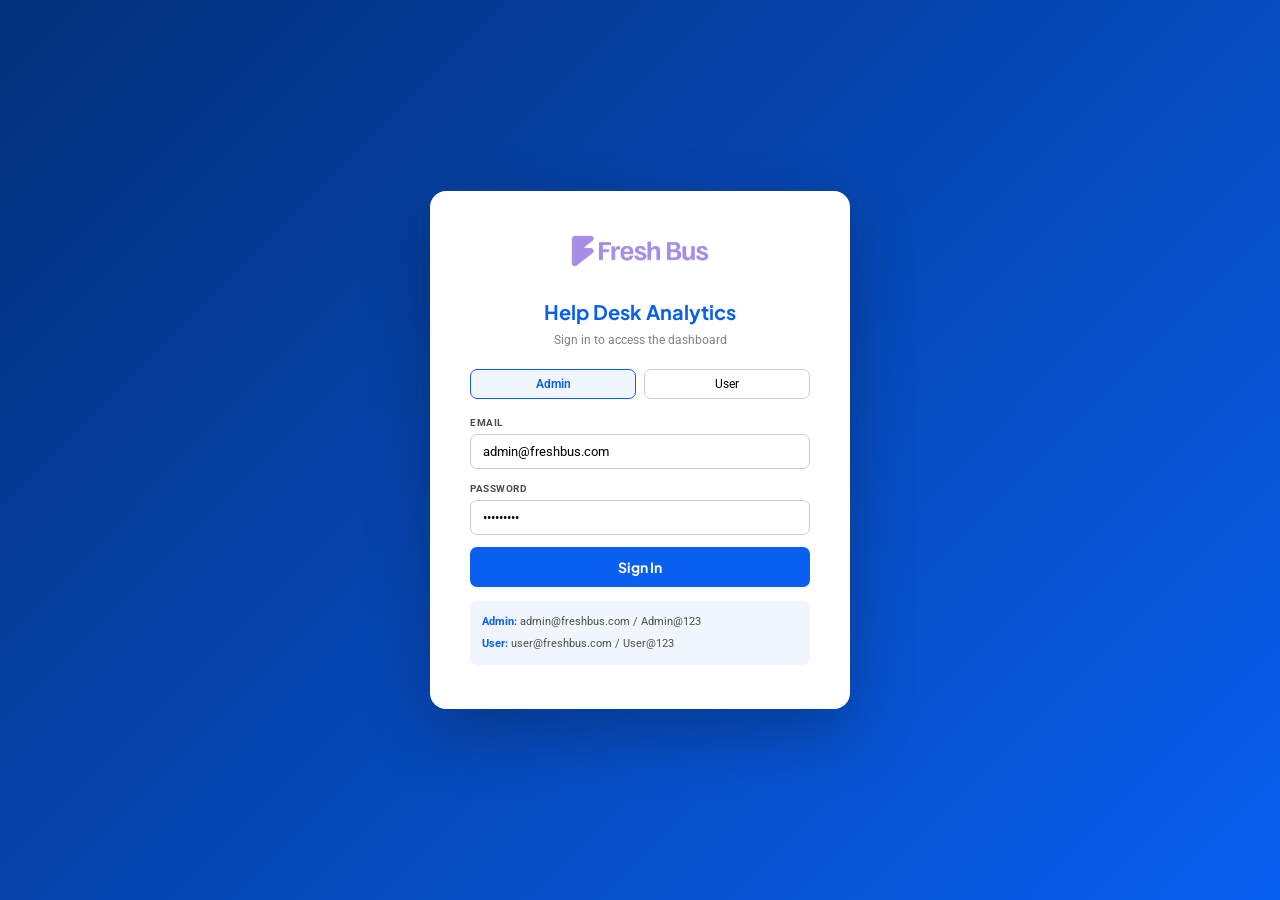
<file: freshdesk_clean.html>
<!DOCTYPE html>
<html lang="en">
<head>
<meta charset="utf-8">
<meta name="viewport" content="width=device-width,initial-scale=1">
<title>FreshBus — Help Desk Analytics</title>
<link rel="preconnect" href="https://fonts.googleapis.com">
<link rel="preconnect" href="https://fonts.gstatic.com" crossorigin>
<link href="https://fonts.googleapis.com/css2?family=Plus+Jakarta+Sans:wght@400;500;600;700;800&family=Roboto:wght@300;400;500;700&display=swap" rel="stylesheet">
<style>
:root{
  --blue:#095FF0;--blue-d:#0747B4;--blue-dd:#03307A;--blue-l:#D6E3FD;--blue-50:#F0F5FE;--blue-10:#F8FAFF;
  --yellow:#FAE823;--g900:#1A1A1A;--g700:#4D4D4D;--g500:#808080;--g300:#CCCCCC;--g100:#F2F2F2;--g50:#FAFAFA;
  --green:#16A34A;--green-l:#D1FAE5;--red:#DC2626;--red-l:#FEE2E2;--orange:#D97706;--orange-l:#FEF3C7;
  --fh:"Plus Jakarta Sans",system-ui,sans-serif;--fb:"Roboto",system-ui,sans-serif;
}
*{box-sizing:border-box;margin:0;padding:0}
body{font-family:var(--fb);background:#EEF2FB;color:var(--g900);font-size:13px;line-height:1.5}
h1,h2,h3{font-family:var(--fh);font-weight:700}
button{cursor:pointer;font-family:var(--fb)}
#loginScreen{position:fixed;inset:0;z-index:9999;background:linear-gradient(135deg,var(--blue-dd),var(--blue));display:flex;align-items:center;justify-content:center}
.lbox{background:#fff;border-radius:16px;padding:44px 40px;width:420px;max-width:calc(100vw - 32px);box-shadow:0 24px 64px rgba(0,0,0,.25)}
.lbox-logo{text-align:center;margin-bottom:24px}
.lbox h2{font-size:20px;color:var(--blue);text-align:center;margin-bottom:4px}
.lbox-sub{color:var(--g500);font-size:12px;text-align:center;margin-bottom:20px}
.rtabs{display:flex;gap:8px;margin-bottom:16px}
.rtab{flex:1;padding:7px;border:1.5px solid var(--g300);border-radius:7px;background:#fff;font-size:12px;font-family:var(--fb);transition:all .15s}
.rtab.on{border-color:var(--blue);background:var(--blue-50);color:var(--blue);font-weight:600}
.fg{margin-bottom:12px}
.fg label{display:block;font-size:10px;font-weight:700;color:var(--g700);margin-bottom:4px;text-transform:uppercase;letter-spacing:.05em}
.fg input{width:100%;padding:9px 12px;border:1.5px solid var(--g300);border-radius:7px;font-size:13px;outline:none;transition:border-color .2s;font-family:var(--fb)}
.fg input:focus{border-color:var(--blue)}
.lbtn{width:100%;background:var(--blue);color:#fff;padding:11px;border:none;border-radius:7px;font-family:var(--fh);font-weight:700;font-size:14px}
.lbtn:hover{background:var(--blue-d)}
.lerr{background:var(--red-l);color:var(--red);padding:9px 12px;border-radius:7px;font-size:12px;margin-bottom:12px;display:none}
.dcreds{background:var(--blue-50);border-radius:7px;padding:10px 12px;margin-top:14px;font-size:11px;color:var(--g700);line-height:2}
.dcreds strong{color:var(--blue)}
#app{display:none;min-height:100vh;flex-direction:column}
#app.on{display:flex}
.topbar{background:var(--blue);color:#fff;height:54px;padding:0 20px;display:flex;align-items:center;gap:14px;position:sticky;top:0;z-index:300;box-shadow:0 2px 12px rgba(9,95,240,.3);flex-shrink:0}
.tb-logo img{height:27px}
.tb-div{width:1px;height:26px;background:rgba(255,255,255,.2)}
.tb-title{font-family:var(--fh);font-size:14px;font-weight:700;flex:1}
.tb-meta{display:flex;gap:16px;align-items:center}
.tm{display:flex;flex-direction:column;align-items:flex-end}
.tm-l{color:rgba(255,255,255,.55);font-size:9px}
.tm-v{color:#fff;font-weight:600;font-size:11px}
.pill-g{padding:2px 9px;border-radius:99px;font-size:10px;font-weight:700;background:#22C55E;color:#fff}
.upill{display:flex;align-items:center;gap:7px;padding:5px 10px;background:rgba(255,255,255,.15);border-radius:99px;font-size:12px}
.uav{width:24px;height:24px;border-radius:50%;background:var(--yellow);color:#000;display:flex;align-items:center;justify-content:center;font-weight:700;font-size:11px}
.lout-btn{background:none;border:1px solid rgba(255,255,255,.3);color:#fff;padding:5px 10px;border-radius:6px;font-size:11px}
.topnav{background:#fff;border-bottom:2px solid var(--g100);display:flex;align-items:stretch;overflow-x:auto;flex-shrink:0;position:sticky;top:54px;z-index:200;box-shadow:0 1px 4px rgba(0,0,0,.06)}
.topnav::-webkit-scrollbar{height:3px}
.topnav::-webkit-scrollbar-thumb{background:var(--blue-l);border-radius:2px}
.tn-sep{width:1px;height:28px;background:var(--g100);margin:auto 4px;flex-shrink:0}
.tn-grp{display:flex;align-items:center;padding-left:8px}
.tn-lbl{font-size:9px;font-weight:700;color:var(--g500);text-transform:uppercase;letter-spacing:.08em;padding:0 8px;white-space:nowrap;user-select:none}
.tnav-btn{display:flex;align-items:center;gap:5px;padding:0 14px;height:44px;font-size:12px;font-weight:500;color:var(--g700);border:none;background:none;white-space:nowrap;border-bottom:2.5px solid transparent;transition:all .12s;font-family:var(--fb)}
.tnav-btn:hover{color:var(--blue);background:var(--blue-10)}
.tnav-btn.on{color:var(--blue);border-bottom-color:var(--blue);font-weight:700;background:var(--blue-10)}
.app-body{display:flex;flex:1;min-height:0}
.sidebar{width:212px;background:#fff;border-right:1px solid var(--g100);padding:8px 0;position:sticky;top:98px;height:calc(100vh - 98px);overflow-y:auto;flex-shrink:0}
.sl{font-size:9px;font-weight:700;color:var(--g500);text-transform:uppercase;letter-spacing:.09em;padding:8px 14px 4px;margin-top:4px}
.ni{display:flex;align-items:center;gap:9px;padding:8px 14px;font-size:12px;color:var(--g700);border:none;background:none;width:100%;text-align:left;border-left:3px solid transparent;transition:all .12s}
.ni:hover{background:var(--blue-50);color:var(--blue)}
.ni.on{background:var(--blue-50);color:var(--blue);border-left-color:var(--blue);font-weight:600}
.main{flex:1;padding:20px;overflow-x:hidden;min-width:0}
.page{display:none}.page.on{display:block}
.ph{margin-bottom:16px}.ph h2{font-size:17px}.ph p{font-size:12px;color:var(--g500);margin-top:2px}
.fbar{background:#fff;border:1px solid var(--g100);border-radius:10px;padding:14px 16px;margin-bottom:14px}
.fbar-lbl{font-size:9px;font-weight:700;color:var(--g500);text-transform:uppercase;letter-spacing:.07em;margin-bottom:10px}
.frow{display:flex;gap:10px;flex-wrap:wrap;align-items:flex-end}
.ff{display:flex;flex-direction:column;gap:3px}
.ff label{font-size:9px;color:var(--g700);font-weight:700;text-transform:uppercase;letter-spacing:.04em}
.ff select,.ff input[type=date]{padding:6px 10px;border:1.5px solid var(--g300);border-radius:6px;font-size:12px;background:#fff;outline:none;color:var(--g900);font-family:var(--fb);min-width:110px}
.ff select:focus,.ff input:focus{border-color:var(--blue)}
.drw{display:flex;align-items:center;gap:6px;font-size:11px;color:var(--g500)}
.drw input{min-width:130px}
.fa-btn{background:var(--blue);color:#fff;border:none;padding:6px 16px;border-radius:6px;font-family:var(--fh);font-weight:600;font-size:12px;height:30px}
.fr-btn{background:#fff;color:var(--g700);border:1.5px solid var(--g300);padding:6px 12px;border-radius:6px;font-size:12px;height:30px}
.pivot-wrap{background:#fff;border:1px solid var(--g100);border-radius:10px;overflow:hidden;margin-bottom:14px}
.pivot-hdr{background:var(--blue);color:#fff;padding:9px 16px;display:flex;align-items:center;justify-content:space-between;flex-wrap:wrap;gap:6px}
.pivot-hdr h3{font-family:var(--fh);font-size:13px;font-weight:700}
.pivot-hdr span{font-size:11px;color:rgba(255,255,255,.75)}
.tscroll{overflow-x:auto}
.tscroll-h{overflow-x:auto;max-height:500px;overflow-y:auto}
.pt{width:100%;border-collapse:collapse;font-size:12px}
.pt thead th{background:var(--blue-dd);color:#fff;padding:8px 12px;text-align:center;font-size:11px;font-weight:600;white-space:nowrap;border-right:1px solid rgba(255,255,255,.1);position:sticky;top:0;z-index:2}
.pt thead th:first-child{text-align:left;min-width:140px;background:var(--blue-dd)}
.pt tbody td{padding:7px 12px;border-bottom:1px solid var(--g100);border-right:1px solid var(--g100);text-align:center;white-space:nowrap}
.pt tbody td:first-child{text-align:left;font-weight:500;color:var(--g700);background:#fff;min-width:140px}
.pt tbody tr:last-child td{border-bottom:none}
.pt tbody tr:hover td{background:var(--blue-10)!important}
.pt tbody tr.grp-head td{background:#EFF6FF!important;font-weight:700!important;color:var(--blue-d)!important;font-size:11px!important;text-transform:uppercase;border-top:2px solid var(--blue-l)!important}
.pt tbody tr.grp-sub td:first-child{padding-left:24px!important;color:var(--g700)!important;font-weight:400!important}
.pt tbody tr.total-row td{background:var(--blue-50)!important;font-weight:700!important;border-top:2px solid var(--blue-l)!important}
.pt tbody tr.bw-row td{background:#FFF9C4!important;color:#92400E!important}
.pt tbody tr:nth-child(even) td{background:var(--g50)}
.pt tbody tr:nth-child(even) td:first-child{background:var(--g50)}
.nv{font-weight:700;color:var(--g900)}
.tv{font-family:monospace;font-size:12px;font-weight:600;color:var(--g900)}
.pv-hi{font-weight:700;color:var(--green)}.pv-md{font-weight:700;color:var(--orange)}.pv-lo{font-weight:700;color:var(--red)}
.zero{color:var(--g300)}
.dtw{background:#fff;border:1px solid var(--g100);border-radius:10px;overflow:hidden;margin-bottom:14px}
.dt-hdr{padding:10px 16px;display:flex;align-items:center;justify-content:space-between;border-bottom:1px solid var(--g100)}
.dt-title{font-size:13px;font-weight:700}
.cnt-badge{background:var(--blue-50);color:var(--blue);padding:2px 10px;border-radius:99px;font-size:11px;font-weight:700}
.dt-scroll{overflow-x:auto;max-height:440px;overflow-y:auto}
.dt{width:100%;border-collapse:collapse;font-size:11px}
.dt th{background:var(--blue-dd);color:#fff;padding:7px 12px;text-align:left;font-size:10px;text-transform:uppercase;font-weight:600;white-space:nowrap;position:sticky;top:0;z-index:1}
.dt td{padding:6px 12px;border-bottom:1px solid var(--g100);white-space:nowrap;color:var(--g700)}
.dt tr:hover td{background:var(--blue-10)}
.dt tr:nth-child(even) td{background:var(--g50)}
.dt tr:nth-child(even):hover td{background:var(--blue-10)}
.pgn{display:flex;gap:5px;align-items:center;padding:10px 16px;justify-content:flex-end;border-top:1px solid var(--g100);flex-wrap:wrap}
.pb{padding:4px 9px;border:1.5px solid var(--g300);border-radius:5px;background:#fff;font-size:11px}
.pb.on{background:var(--blue);color:#fff;border-color:var(--blue)}
.pb:hover:not(.on):not(:disabled){background:var(--blue-50)}
.pb:disabled{opacity:.4;cursor:default}
.pi{font-size:11px;color:var(--g500);margin-right:6px}
.card-grid{display:grid;grid-template-columns:repeat(auto-fit,minmax(155px,1fr));gap:10px;margin-bottom:14px}
.kpi-card{background:#fff;border:1px solid var(--g100);border-radius:9px;padding:14px 16px}
.kpi-card:hover{box-shadow:0 4px 12px rgba(9,95,240,.1)}
.kpi-l{font-size:11px;color:var(--g500);margin-bottom:4px}
.kpi-v{font-family:var(--fh);font-size:22px;font-weight:700}
.kpi-s{font-size:10px;color:var(--g500);margin-top:2px}
.kpi-card.bw{border-color:#FDE68A;background:#FFFDE7}
.card{background:#fff;border:1px solid var(--g100);border-radius:10px;padding:16px;margin-bottom:14px}
.card h3{font-size:13px;font-weight:700;margin-bottom:10px;padding-bottom:8px;border-bottom:1px solid var(--g100)}
.srow{display:flex;align-items:center;justify-content:space-between;padding:6px 0;border-bottom:1px solid var(--g100);font-size:12px}
.srow:last-child{border-bottom:none}
.badge{display:inline-block;padding:2px 8px;border-radius:99px;font-size:10px;font-weight:700}
.b-g{background:var(--green-l);color:#065F46}.b-b{background:var(--blue-l);color:var(--blue-dd)}
.b-y{background:var(--orange-l);color:#92400E}.b-r{background:var(--red-l);color:#991B1B}
.b-gray{background:var(--g100);color:var(--g700)}
.agrid{display:grid;grid-template-columns:repeat(auto-fit,minmax(250px,1fr));gap:12px}
.toggle{position:relative;display:inline-block;width:34px;height:18px}
.toggle input{opacity:0;width:0;height:0}
.tslider{position:absolute;inset:0;background:#ccc;border-radius:18px;transition:.3s}
.tslider::before{content:"";position:absolute;width:12px;height:12px;left:3px;bottom:3px;background:#fff;border-radius:50%;transition:.3s}
.toggle input:checked+.tslider{background:var(--blue)}
.toggle input:checked+.tslider::before{transform:translateX(16px)}
.ti{padding:5px 8px;border:1.5px solid var(--g300);border-radius:5px;font-size:12px;font-family:var(--fb)}
.sbtn{background:var(--blue);color:#fff;border:none;padding:7px 18px;border-radius:6px;font-size:12px;font-family:var(--fh);font-weight:600;margin-top:10px}
.info-box{background:var(--blue-50);border:1px solid var(--blue-l);border-radius:8px;padding:10px 14px;font-size:11px;color:var(--blue-d);margin-bottom:14px;line-height:1.7}
.info-box strong{color:var(--blue)}
.toast{position:fixed;bottom:20px;right:20px;background:var(--g900);color:#fff;padding:10px 18px;border-radius:9px;font-size:12px;z-index:9999;display:none;align-items:center;gap:8px;box-shadow:0 4px 16px rgba(0,0,0,.25)}
.toast.on{display:flex}
.toast.ok{border-left:4px solid var(--green)}.toast.err{border-left:4px solid var(--red)}
@media(max-width:900px){.sidebar{display:none}.tb-meta{display:none}}
@media(max-width:600px){.main{padding:12px}.card-grid{grid-template-columns:1fr 1fr}}
</style>
</head>
<body>

<!-- LOGIN -->
<div id="loginScreen">
<div class="lbox">
  <div class="lbox-logo"><img src="[data-uri]" alt="FreshBus" style="filter:invert(30%) sepia(100%) saturate(2000%) hue-rotate(205deg) brightness(90%);height:32px"></div>
  <h2>Help Desk Analytics</h2>
  <p class="lbox-sub">Sign in to access the dashboard</p>
  <div class="rtabs">
    <button class="rtab on" onclick="selRole('admin',this)">Admin</button>
    <button class="rtab" onclick="selRole('user',this)">User</button>
  </div>
  <div class="lerr" id="lerr">Invalid credentials.</div>
  <div class="fg"><label>Email</label><input type="email" id="lem" value="admin@freshbus.com"></div>
  <div class="fg"><label>Password</label><input type="password" id="lpw" value="Admin@123"></div>
  <button class="lbtn" onclick="doLogin()">Sign In</button>
  <div class="dcreds"><strong>Admin:</strong> admin@freshbus.com / Admin@123<br><strong>User:</strong> user@freshbus.com / User@123</div>
</div>
</div>

<!-- APP -->
<div id="app">
  <header class="topbar">
    <div class="tb-logo"><img src="[data-uri]" alt="FreshBus"></div>
    <div class="tb-div"></div>
    <div class="tb-title">Help Desk Analytics Dashboard</div>
    <div class="tb-meta"></div>
    <div class="upill"><div class="uav" id="uav">A</div><span id="uname">Admin</span></div>
    <button class="lout-btn" onclick="doLogout()">Logout</button>
  </header>

  <nav class="topnav">
    <div class="tn-grp"><span class="tn-lbl">Overview</span>
      <button class="tnav-btn on" id="tn-ov" onclick="nav('pgOv','tn-ov','ni-ov')">Summary</button>
    </div>
    <div class="tn-sep"></div>
    <div class="tn-grp"><span class="tn-lbl">Dashboards</span>
      <button class="tnav-btn" id="tn-d1" onclick="nav('pgD1','tn-d1','ni-d1')">Dashboard 1 — Helpdesk</button>
      <button class="tnav-btn" id="tn-d2" onclick="nav('pgD2','tn-d2','ni-d2')">Dashboard 2 — HD Adoption</button>
      <button class="tnav-btn" id="tn-d3" onclick="nav('pgD3','tn-d3','ni-d3')">Dashboard 3 — Complaint Tracker</button>
    </div>
    <div class="tn-sep"></div>
    <div class="tn-grp"><span class="tn-lbl">Data</span>
      <button class="tnav-btn" id="tn-hd" onclick="nav('pgHD','tn-hd','ni-hd')">Help Desk Data</button>
      <button class="tnav-btn" id="tn-hda" onclick="nav('pgHDA','tn-hda','ni-hda')">HD Adoption Data</button>
    </div>
    <div class="tn-sep admin-only"></div>
    <div class="tn-grp admin-only"><span class="tn-lbl">Admin</span>
      <button class="tnav-btn admin-only" id="tn-set" onclick="nav('pgSet','tn-set','ni-set')">Settings</button>
      <button class="tnav-btn admin-only" id="tn-aud" onclick="nav('pgAud','tn-aud','ni-aud')">Audit Logs</button>
    </div>
  </nav>

  <div class="app-body">
    <nav class="sidebar">
      <div class="sl">Overview</div>
      <button class="ni on" id="ni-ov" onclick="nav('pgOv','tn-ov','ni-ov')">Summary</button>
      <div class="sl">Dashboards</div>
      <button class="ni" id="ni-d1" onclick="nav('pgD1','tn-d1','ni-d1')">Dashboard 1 — Helpdesk</button>
      <button class="ni" id="ni-d2" onclick="nav('pgD2','tn-d2','ni-d2')">Dashboard 2 — HD Adoption</button>
      <button class="ni" id="ni-d3" onclick="nav('pgD3','tn-d3','ni-d3')">Dashboard 3 — Complaints</button>
      <div class="sl">Data</div>
      <button class="ni" id="ni-hd" onclick="nav('pgHD','tn-hd','ni-hd')">Help Desk Data</button>
      <button class="ni" id="ni-hda" onclick="nav('pgHDA','tn-hda','ni-hda')">HD Adoption Data</button>
      <div class="sl admin-only">Admin</div>
      <button class="ni admin-only" id="ni-set" onclick="nav('pgSet','tn-set','ni-set')">Settings</button>
      <button class="ni admin-only" id="ni-aud" onclick="nav('pgAud','tn-aud','ni-aud')">Audit Logs</button>
    </nav>

    <main class="main">

<!-- OVERVIEW -->
<div class="page on" id="pgOv">
  <div class="ph"><h2>Summary</h2></div>
  <!-- Summary filters (same as other dashboards) -->
  <div class="fbar">
    <div class="fbar-lbl">Filters</div>
    <div class="frow">
      <div class="ff"><label>Date Range</label>
        <div class="drw"><input type="date" id="ov-from"><span>—</span><input type="date" id="ov-to"></div>
      </div>
      <div class="ff"><label>Quick Select</label>
        <select id="ov-preset" onchange="applyPreset('ov');renderOv()">
          <option value="">— Preset —</option>
          <option value="jan">Jan 2026</option><option value="feb">Feb 2026</option>
          <option value="mar">Mar 2026</option><option value="apr">Apr 2026</option>
          <option value="may">May 2026</option><option value="jun">Jun 2026</option>
          <option value="jul">Jul 2026</option><option value="all">All Time</option>
        </select>
      </div>
      <div class="ff"><label>LOB</label>
        <select id="ov-lob" onchange="renderOv()"><option value="all">All LOB</option><option>Inbound</option><option>Outbound</option><option>Email</option></select>
      </div>
      <div class="ff"><label>Source</label><select id="ov-src" onchange="renderOv()"><option value="all">All Sources</option></select></div>
      <div class="ff"><label>Agent</label><select id="ov-agent" onchange="renderOv()"><option value="all">All Agents</option></select></div>
      <button class="fa-btn" onclick="renderOv()">Apply</button>
      <button class="fr-btn" onclick="resetOv()">Reset</button>
    </div>
  </div>
  <div class="card-grid">
    <div class="kpi-card"><div class="kpi-l">Total HD Records</div><div class="kpi-v">63,713</div><div class="kpi-s">Help_Desk.csv</div></div>
    <div class="kpi-card"><div class="kpi-l">In-Scope Tickets</div><div class="kpi-v" id="ov-inscope">—</div><div class="kpi-s">Inbound + Outbound + Email</div></div>
    <div class="kpi-card bw"><div class="kpi-l">Blank &amp; WhatsApp</div><div class="kpi-v" id="ov-bw">—</div><div class="kpi-s">Excluded from KPIs</div></div>
    <div class="kpi-card"><div class="kpi-l">FTR (In-Scope)</div><div class="kpi-v" id="ov-ftr">—</div><div class="kpi-s">First-time resolution</div></div>
    <div class="kpi-card"><div class="kpi-l">NFTR (In-Scope)</div><div class="kpi-v" id="ov-nftr">—</div><div class="kpi-s">Non-first time resolution</div></div>
    <div class="kpi-card"><div class="kpi-l">Ticket Not Created FD</div><div class="kpi-v" id="ov-nc">—</div><div class="kpi-s">All time</div></div>
  </div>
  <div style="display:grid;grid-template-columns:repeat(auto-fit,minmax(200px,1fr));gap:12px;margin-bottom:14px">
    <div class="card"><h3>Inbound</h3><div class="srow"><span>Total</span><strong id="ov-ib-tot">—</strong></div><div class="srow"><span>FTR</span><strong id="ov-ib-ftr">—</strong></div><div class="srow"><span>NFTR</span><strong id="ov-ib-nftr">—</strong></div><div class="srow"><span>Avg Res. Time</span><strong id="ov-ib-avg">—</strong></div></div>
    <div class="card"><h3>Outbound</h3><div class="srow"><span>Total</span><strong id="ov-ob-tot">—</strong></div><div class="srow"><span>FTR</span><strong id="ov-ob-ftr">—</strong></div><div class="srow"><span>NFTR</span><strong id="ov-ob-nftr">—</strong></div><div class="srow"><span>Avg Res. Time</span><strong id="ov-ob-avg">—</strong></div></div>
    <div class="card"><h3>Email</h3><div class="srow"><span>Total</span><strong id="ov-em-tot">—</strong></div><div class="srow"><span>FTR</span><strong id="ov-em-ftr">—</strong></div><div class="srow"><span>NFTR</span><strong id="ov-em-nftr">—</strong></div><div class="srow"><span>Avg Res. Time</span><strong id="ov-em-avg">—</strong></div></div>
    <div class="card" style="border-color:#FDE68A;background:#FFFDE7"><h3>Blank &amp; WhatsApp (Excluded)</h3><div class="srow"><span>Total Count</span><strong id="ov-bw2">—</strong></div><div class="srow"><span>Blank LOB</span><strong id="ov-bw-null">—</strong></div><div class="srow"><span>WhatsApp</span><strong id="ov-bw-wa">—</strong></div></div>
  </div>
</div>

<!-- DASHBOARD 1 -->
<div class="page" id="pgD1">
  <div class="ph"><h2>Dashboard 1 — Helpdesk</h2></div>
  <div class="fbar">
    <div class="fbar-lbl">Filters — Dashboard 1</div>
    <div class="frow">
      <div class="ff"><label>Date Range</label>
        <div class="drw"><input type="date" id="d1-from"><span>—</span><input type="date" id="d1-to"></div>
      </div>
      <div class="ff"><label>Quick Select</label>
        <select id="d1-preset" onchange="applyPreset('d1');renderD1()">
          <option value="">— Preset —</option>
          <option value="jan">Jan 2026</option><option value="feb">Feb 2026</option>
          <option value="mar">Mar 2026</option><option value="apr">Apr 2026</option>
          <option value="may">May 2026</option><option value="jun">Jun 2026</option>
          <option value="jul">Jul 2026</option><option value="all">All Time</option>
        </select>
      </div>
      <div class="ff"><label>View</label>
        <select id="d1-view">
          <option value="day">Day-wise</option>
          <option value="week">Week-wise</option>
          <option value="mtd">MTD (Monthly)</option>
        </select>
      </div>
      <div class="ff"><label>LOB</label>
        <select id="d1-lob"><option value="all">All LOB</option><option>Inbound</option><option>Outbound</option><option>Email</option></select>
      </div>
      <div class="ff"><label>Status</label>
        <select id="d1-status"><option value="all">All Status</option><option value="Closed">Closed</option><option value="Open">Open</option><option value="Pending">Pending</option><option value="Resolved">Resolved</option></select>
      </div>
      <div class="ff"><label>Type</label><select id="d1-type"><option value="all">All Types</option></select></div>
      <div class="ff"><label>Group</label><select id="d1-group"><option value="all">All Groups</option></select></div>
      <div class="ff"><label>Priority</label><select id="d1-priority"><option value="all">All Priority</option></select></div>
      <div class="ff"><label>Agent</label><select id="d1-agent"><option value="all">All Agents</option></select></div>
      <button class="fa-btn" onclick="renderD1()">Apply</button>
      <button class="fr-btn" onclick="resetD1()">Reset</button>
    </div>
  </div>
  <div id="d1-content"></div>
</div>

<!-- DASHBOARD 2 -->
<div class="page" id="pgD2">
  <div class="ph"><h2>Dashboard 2 — Freshdesk Adoption</h2></div>
  <div class="fbar">
    <div class="fbar-lbl">Filters</div>
    <div class="frow">
      <div class="ff"><label>Date Range</label>
        <div class="drw"><input type="date" id="d2-from"><span>—</span><input type="date" id="d2-to"></div>
      </div>
      <div class="ff"><label>Quick Select</label>
        <select id="d2-preset" onchange="applyPreset('d2');renderD2()">
          <option value="">— Preset —</option>
          <option value="jan">Jan 2026</option><option value="feb">Feb 2026</option>
          <option value="mar">Mar 2026</option><option value="apr">Apr 2026</option>
          <option value="may">May 2026</option><option value="jun">Jun 2026</option>
          <option value="jul">Jul 2026</option><option value="all">All Time</option>
        </select>
      </div>
      <div class="ff"><label>Source</label><select id="d2-src"><option value="all">All Sources</option></select></div>
      <div class="ff"><label>Status</label>
        <select id="d2-st"><option value="all">All</option><option>Open</option><option>Pending</option><option>Closed</option><option>Resolved</option></select>
      </div>
      <div class="ff"><label>Agent</label><select id="d2-agent"><option value="all">All Agents</option></select></div>
      <button class="fa-btn" onclick="renderD2()">Apply</button>
      <button class="fr-btn" onclick="resetD2()">Reset</button>
    </div>
  </div>
  <div id="d2-content"></div>
</div>

<!-- DASHBOARD 3 -->
<div class="page" id="pgD3">
  <div class="ph"><h2>Dashboard 3 — Complaint Tracker</h2><p>Logic to be confirmed — structure ready</p></div>
  <div class="fbar">
    <div class="fbar-lbl">Filters</div>
    <div class="frow">
      <div class="ff"><label>Date Range</label>
        <div class="drw"><input type="date" id="d3-from"><span>—</span><input type="date" id="d3-to"></div>
      </div>
      <div class="ff"><label>Quick Select</label>
        <select id="d3-preset" onchange="applyPreset('d3');renderD3()">
          <option value="">— Preset —</option>
          <option value="jan">Jan 2026</option><option value="feb">Feb 2026</option>
          <option value="mar">Mar 2026</option><option value="apr">Apr 2026</option>
          <option value="may">May 2026</option><option value="jun">Jun 2026</option>
          <option value="jul">Jul 2026</option><option value="all">All Time</option>
        </select>
      </div>
      <div class="ff"><label>Complaint Type</label><select id="d3-ct"><option value="all">All Types</option></select></div>
      <div class="ff"><label>Status</label>
        <select id="d3-st"><option value="all">All</option><option>Open</option><option>Pending</option><option>Closed</option><option>Resolved</option></select>
      </div>
      <button class="fa-btn" onclick="renderD3()">Apply</button>
      <button class="fr-btn" onclick="resetD3()">Reset</button>
    </div>
  </div>
  <div class="pivot-wrap">
    <div class="pivot-hdr"><h3>Complaint Tracker</h3><span>Logic pending — structure &amp; filters ready</span></div>
    <div style="padding:48px;text-align:center;color:var(--g500)">
      <div style="font-size:40px;margin-bottom:14px">🔧</div>
      <div style="font-size:15px;font-weight:700;color:var(--g700);margin-bottom:8px">Logic Pending</div>
      <div style="font-size:12px;line-height:1.8;max-width:440px;margin:0 auto">The Complaint Tracker structure and filters are ready.<br>Once the business logic is confirmed, all metrics will be wired automatically.</div>
    </div>
  </div>
</div>

<!-- RAW HD -->
<div class="page" id="pgHD">
  <div class="ph"><h2>Help Desk — Raw Data</h2><p>63,713 records · Correct Date · Phone Number column included</p></div>
  <div class="fbar">
    <div class="fbar-lbl">Filters</div>
    <div class="frow">
      <div class="ff"><label>Date Range</label>
        <div class="drw"><input type="date" id="hd-from"><span>—</span><input type="date" id="hd-to"></div>
      </div>
      <div class="ff"><label>Quick Select</label>
        <select id="hd-preset" onchange="applyPreset('hd');renderHDT()">
          <option value="">— Preset —</option>
          <option value="jan">Jan 2026</option><option value="feb">Feb 2026</option>
          <option value="mar">Mar 2026</option><option value="apr">Apr 2026</option>
          <option value="may">May 2026</option><option value="jun">Jun 2026</option>
          <option value="jul">Jul 2026</option><option value="all">All Time</option>
        </select>
      </div>
      <div class="ff"><label>LOB</label><select id="hd-lob" onchange="renderHDT()"><option value="">All</option><option>Inbound</option><option>Outbound</option><option>Email</option><option>WhatsApp</option></select></div>
      <div class="ff"><label>Status</label><select id="hd-st" onchange="renderHDT()"><option value="">All</option><option>Open</option><option>Pending</option><option>Closed</option><option>Resolved</option></select></div>
      <div class="ff"><label>Res. Type</label><select id="hd-rt" onchange="renderHDT()"><option value="">All</option><option value="FTR">FTR</option><option value="NFTR">NFTR</option></select></div>
      <div class="ff"><label>Priority</label><select id="hd-pri" onchange="renderHDT()"><option value="">All</option><option>Low</option><option>Medium</option><option>High</option><option>Urgent</option></select></div>
      <div class="ff"><label>Agent</label><select id="hd-ag" onchange="renderHDT()"><option value="">All</option></select></div>
      <button class="fa-btn" onclick="renderHDT()">Apply</button>
      <button class="fr-btn" onclick="resetHD()">Reset</button>
    </div>
  </div>
  <div class="dtw">
    <div class="dt-hdr"><span class="dt-title">Help Desk Records</span><span class="cnt-badge" id="hd-cnt">—</span></div>
    <div class="dt-scroll">
      <table class="dt"><thead><tr>
        <th>#</th><th>Ticket ID</th><th>Correct Date</th><th>Month</th><th>Status</th><th>Priority</th><th>Source</th><th>Type</th><th>Agent</th><th>Group</th><th>LOB</th><th>Resolution Type</th><th>Complaint Type</th><th>Phone</th><th>Res.Hrs</th><th>Created</th>
      </tr></thead><tbody id="hd-body"></tbody></table>
    </div>
    <div class="pgn" id="hd-pgn"></div>
  </div>
</div>

<!-- RAW HDA -->
<div class="page" id="pgHDA">
  <div class="ph"><h2>HD Adoption — Raw Data</h2><p>42,449 records · Correct Date · Phone Number column included</p></div>
  <div class="fbar">
    <div class="fbar-lbl">Filters</div>
    <div class="frow">
      <div class="ff"><label>Date Range</label>
        <div class="drw"><input type="date" id="hda-from"><span>—</span><input type="date" id="hda-to"></div>
      </div>
      <div class="ff"><label>Quick Select</label>
        <select id="hda-preset" onchange="applyPreset('hda');renderHDAT()">
          <option value="">— Preset —</option>
          <option value="jan">Jan 2026</option><option value="feb">Feb 2026</option>
          <option value="mar">Mar 2026</option><option value="apr">Apr 2026</option>
          <option value="may">May 2026</option><option value="jun">Jun 2026</option>
          <option value="jul">Jul 2026</option><option value="all">All Time</option>
        </select>
      </div>
      <div class="ff"><label>Status</label><select id="hda-st" onchange="renderHDAT()"><option value="">All</option><option>Answered</option><option>Missed</option></select></div>
      <div class="ff"><label>Agent</label><select id="hda-ag" onchange="renderHDAT()"><option value="">All</option></select></div>
      <div class="ff"><label>Disposition</label><select id="hda-dis" onchange="renderHDAT()"><option value="">All</option></select></div>
      <button class="fa-btn" onclick="renderHDAT()">Apply</button>
      <button class="fr-btn" onclick="resetHDA()">Reset</button>
    </div>
  </div>
  <div class="dtw">
    <div class="dt-hdr"><span class="dt-title">HD Adoption Records</span><span class="cnt-badge" id="hda-cnt">—</span></div>
    <div class="dt-scroll">
      <table class="dt"><thead><tr>
        <th>#</th><th>Call ID</th><th>Correct Date</th><th>Month</th><th>Call Type</th><th>Campaign</th><th>Caller No</th><th>Phone (Norm.)</th><th>Start Time</th><th>Agent</th><th>Disposition</th><th>Status</th>
      </tr></thead><tbody id="hda-body"></tbody></table>
    </div>
    <div class="pgn" id="hda-pgn"></div>
  </div>
</div>

<!-- SETTINGS -->
<div class="page" id="pgSet">
  <div class="ph"><h2>Settings</h2></div>
  <div class="agrid">
    <div class="card"><h3>Scheduler</h3>
      <div class="srow"><span>Auto Scheduler</span><label class="toggle"><input type="checkbox" checked><span class="tslider"></span></label></div>
      <div class="srow"><span>Time</span><input type="time" class="ti" value="09:00"></div>
      <button class="sbtn" onclick="toast('Saved','ok')">Save</button>
    </div>
    <div class="card"><h3>Data Source</h3>
      <div class="srow"><span>HD Records</span><span class="badge b-g">63,713 rows</span></div>
      <div class="srow"><span>HDA Records</span><span class="badge b-g">42,449 rows</span></div>
      <div class="srow"><span>Date Column</span><span class="badge b-b">Correct Date + Month</span></div>
      <div class="srow"><span>FD Matching</span><span class="badge b-b">Phone Number</span></div>
    </div>
    <div class="card"><h3>Users</h3>
      <div class="srow"><span>admin@freshbus.com</span><span class="badge b-b">Admin</span></div>
      <div class="srow"><span>user@freshbus.com</span><span class="badge b-gray">User</span></div>
    </div>
  </div>
</div>

<!-- AUDIT -->
<div class="page" id="pgAud">
  <div class="ph"><h2>Audit Logs</h2></div>
  <div class="card"><h3>Activity Log</h3><div id="auditEl" style="max-height:400px;overflow-y:auto"></div></div>
</div>

    </main>
  </div>
</div>
<div class="toast" id="toast"><span id="toastMsg"></span></div>

<script>
// ═══════════════════════════════════════════════════════════
// EMBEDDED DATA
// ═══════════════════════════════════════════════════════════
let RAW_HD = [];
let RAW_HDA = [];
const D3_ROWS = [{"date":"2026-01-01","new":177,"bd":4,"closed":169},{"date":"2026-01-02","new":251,"bd":21,"closed":223},{"date":"2026-01-03","new":198,"bd":36,"closed":190},{"date":"2026-01-04","new":175,"bd":37,"closed":146},{"date":"2026-01-05","new":198,"bd":44,"closed":140},{"date":"2026-01-06","new":151,"bd":60,"closed":105},{"date":"2026-01-07","new":204,"bd":68,"closed":475},{"date":"2026-01-08","new":228,"bd":81,"closed":211},{"date":"2026-01-09","new":257,"bd":102,"closed":211},{"date":"2026-01-10","new":302,"bd":125,"closed":305},{"date":"2026-01-11","new":211,"bd":142,"closed":199},{"date":"2026-01-12","new":229,"bd":164,"closed":192},{"date":"2026-01-13","new":252,"bd":195,"closed":191},{"date":"2026-01-14","new":223,"bd":199,"closed":194},{"date":"2026-01-15","new":160,"bd":203,"closed":198},{"date":"2026-01-16","new":163,"bd":204,"closed":181},{"date":"2026-01-17","new":179,"bd":207,"closed":175},{"date":"2026-01-18","new":318,"bd":223,"closed":305},{"date":"2026-01-19","new":255,"bd":229,"closed":241},{"date":"2026-01-20","new":220,"bd":235,"closed":209},{"date":"2026-01-21","new":250,"bd":241,"closed":228},{"date":"2026-01-22","new":265,"bd":247,"closed":290},{"date":"2026-01-23","new":397,"bd":271,"closed":367},{"date":"2026-01-24","new":310,"bd":289,"closed":276},{"date":"2026-01-25","new":264,"bd":306,"closed":247},{"date":"2026-01-26","new":264,"bd":314,"closed":272},{"date":"2026-01-27","new":275,"bd":316,"closed":241},{"date":"2026-01-28","new":231,"bd":326,"closed":221},{"date":"2026-01-29","new":267,"bd":344,"closed":257},{"date":"2026-01-30","new":207,"bd":359,"closed":214},{"date":"2026-01-31","new":273,"bd":380,"closed":268},{"date":"2026-02-01","new":201,"bd":384,"closed":171},{"date":"2026-02-02","new":200,"bd":389,"closed":184},{"date":"2026-02-03","new":214,"bd":394,"closed":191},{"date":"2026-02-04","new":216,"bd":398,"closed":205},{"date":"2026-02-05","new":226,"bd":405,"closed":249},{"date":"2026-02-06","new":279,"bd":417,"closed":272},{"date":"2026-02-07","new":240,"bd":424,"closed":611},{"date":"2026-02-08","new":195,"bd":433,"closed":190},{"date":"2026-02-09","new":252,"bd":448,"closed":245},{"date":"2026-02-10","new":258,"bd":453,"closed":248},{"date":"2026-02-11","new":307,"bd":466,"closed":273},{"date":"2026-02-12","new":240,"bd":474,"closed":260},{"date":"2026-02-13","new":291,"bd":491,"closed":267},{"date":"2026-02-14","new":239,"bd":504,"closed":242},{"date":"2026-02-15","new":252,"bd":519,"closed":236},{"date":"2026-02-16","new":250,"bd":532,"closed":215},{"date":"2026-02-17","new":243,"bd":556,"closed":238},{"date":"2026-02-18","new":285,"bd":562,"closed":265},{"date":"2026-02-19","new":227,"bd":572,"closed":223},{"date":"2026-02-20","new":251,"bd":579,"closed":245},{"date":"2026-02-21","new":224,"bd":593,"closed":185},{"date":"2026-02-22","new":254,"bd":596,"closed":249},{"date":"2026-02-23","new":264,"bd":603,"closed":245},{"date":"2026-02-24","new":297,"bd":611,"closed":284},{"date":"2026-02-25","new":279,"bd":622,"closed":261},{"date":"2026-02-26","new":269,"bd":631,"closed":271},{"date":"2026-02-27","new":266,"bd":636,"closed":277},{"date":"2026-02-28","new":319,"bd":667,"closed":309},{"date":"2026-03-01","new":210,"bd":674,"closed":197},{"date":"2026-03-02","new":225,"bd":683,"closed":196},{"date":"2026-03-03","new":272,"bd":694,"closed":271},{"date":"2026-03-04","new":258,"bd":712,"closed":239},{"date":"2026-03-05","new":253,"bd":714,"closed":274},{"date":"2026-03-06","new":240,"bd":724,"closed":214},{"date":"2026-03-07","new":248,"bd":744,"closed":624},{"date":"2026-03-08","new":267,"bd":748,"closed":232},{"date":"2026-03-09","new":296,"bd":754,"closed":264},{"date":"2026-03-10","new":276,"bd":762,"closed":260},{"date":"2026-03-11","new":256,"bd":767,"closed":256},{"date":"2026-03-12","new":258,"bd":774,"closed":272},{"date":"2026-03-13","new":221,"bd":785,"closed":221},{"date":"2026-03-14","new":220,"bd":793,"closed":213},{"date":"2026-03-15","new":211,"bd":795,"closed":210},{"date":"2026-03-16","new":321,"bd":799,"closed":314},{"date":"2026-03-17","new":259,"bd":803,"closed":222},{"date":"2026-03-18","new":304,"bd":816,"closed":305},{"date":"2026-03-19","new":307,"bd":830,"closed":320},{"date":"2026-03-20","new":249,"bd":846,"closed":239},{"date":"2026-03-21","new":274,"bd":865,"closed":258},{"date":"2026-03-22","new":226,"bd":867,"closed":221},{"date":"2026-03-23","new":314,"bd":876,"closed":305},{"date":"2026-03-24","new":191,"bd":883,"closed":176},{"date":"2026-03-25","new":256,"bd":891,"closed":242},{"date":"2026-03-26","new":322,"bd":899,"closed":327},{"date":"2026-03-27","new":264,"bd":907,"closed":228},{"date":"2026-03-28","new":247,"bd":925,"closed":260},{"date":"2026-03-29","new":258,"bd":934,"closed":241},{"date":"2026-03-30","new":310,"bd":950,"closed":301},{"date":"2026-03-31","new":216,"bd":964,"closed":203},{"date":"2026-04-01","new":240,"bd":968,"closed":241},{"date":"2026-04-02","new":276,"bd":974,"closed":277},{"date":"2026-04-03","new":330,"bd":983,"closed":306},{"date":"2026-04-04","new":307,"bd":992,"closed":314},{"date":"2026-04-05","new":306,"bd":1012,"closed":284},{"date":"2026-04-06","new":366,"bd":1035,"closed":344},{"date":"2026-04-07","new":290,"bd":1055,"closed":605},{"date":"2026-04-08","new":252,"bd":1074,"closed":252},{"date":"2026-04-09","new":327,"bd":1084,"closed":315},{"date":"2026-04-10","new":319,"bd":1095,"closed":304},{"date":"2026-04-11","new":393,"bd":1113,"closed":387},{"date":"2026-04-12","new":349,"bd":1152,"closed":305},{"date":"2026-04-13","new":338,"bd":1176,"closed":300},{"date":"2026-04-14","new":267,"bd":1183,"closed":250},{"date":"2026-04-15","new":291,"bd":1200,"closed":281},{"date":"2026-04-16","new":308,"bd":1209,"closed":307},{"date":"2026-04-17","new":331,"bd":1223,"closed":314},{"date":"2026-04-18","new":242,"bd":1240,"closed":237},{"date":"2026-04-19","new":201,"bd":1245,"closed":201},{"date":"2026-04-20","new":326,"bd":1256,"closed":305},{"date":"2026-04-21","new":187,"bd":1261,"closed":164},{"date":"2026-04-22","new":331,"bd":1274,"closed":317},{"date":"2026-04-23","new":341,"bd":1307,"closed":303},{"date":"2026-04-24","new":268,"bd":1328,"closed":258},{"date":"2026-04-25","new":328,"bd":1354,"closed":284},{"date":"2026-04-26","new":300,"bd":1394,"closed":297},{"date":"2026-04-27","new":383,"bd":1410,"closed":330},{"date":"2026-04-28","new":324,"bd":1420,"closed":262},{"date":"2026-04-29","new":319,"bd":1441,"closed":351},{"date":"2026-04-30","new":321,"bd":1493,"closed":294},{"date":"2026-05-01","new":361,"bd":1541,"closed":346},{"date":"2026-05-02","new":329,"bd":1587,"closed":293},{"date":"2026-05-03","new":339,"bd":1602,"closed":315},{"date":"2026-05-04","new":376,"bd":1611,"closed":367},{"date":"2026-05-05","new":306,"bd":1624,"closed":281},{"date":"2026-05-06","new":404,"bd":1636,"closed":378},{"date":"2026-05-07","new":319,"bd":1648,"closed":701},{"date":"2026-05-08","new":362,"bd":1664,"closed":348},{"date":"2026-05-09","new":334,"bd":1681,"closed":330},{"date":"2026-05-10","new":329,"bd":1711,"closed":334},{"date":"2026-05-11","new":395,"bd":1730,"closed":372},{"date":"2026-05-12","new":343,"bd":1750,"closed":328},{"date":"2026-05-13","new":335,"bd":1762,"closed":304},{"date":"2026-05-14","new":360,"bd":1790,"closed":330},{"date":"2026-05-15","new":373,"bd":1812,"closed":320},{"date":"2026-05-16","new":446,"bd":1838,"closed":448},{"date":"2026-05-17","new":456,"bd":1862,"closed":451},{"date":"2026-05-18","new":445,"bd":1871,"closed":420},{"date":"2026-05-19","new":451,"bd":1889,"closed":393},{"date":"2026-05-20","new":462,"bd":1908,"closed":415},{"date":"2026-05-21","new":434,"bd":1922,"closed":434},{"date":"2026-05-22","new":384,"bd":1947,"closed":395},{"date":"2026-05-23","new":318,"bd":1968,"closed":318},{"date":"2026-05-24","new":388,"bd":1999,"closed":374},{"date":"2026-05-25","new":357,"bd":2007,"closed":320},{"date":"2026-05-26","new":388,"bd":2013,"closed":376},{"date":"2026-05-27","new":370,"bd":2017,"closed":292},{"date":"2026-05-28","new":293,"bd":2032,"closed":303},{"date":"2026-05-29","new":325,"bd":2042,"closed":337},{"date":"2026-05-30","new":241,"bd":2065,"closed":222},{"date":"2026-05-31","new":293,"bd":2087,"closed":298},{"date":"2026-06-01","new":326,"bd":2089,"closed":351},{"date":"2026-06-02","new":342,"bd":2093,"closed":320},{"date":"2026-06-03","new":298,"bd":2097,"closed":279},{"date":"2026-06-04","new":284,"bd":2103,"closed":272},{"date":"2026-06-05","new":308,"bd":2111,"closed":302},{"date":"2026-06-06","new":340,"bd":2133,"closed":356},{"date":"2026-06-07","new":410,"bd":2173,"closed":666},{"date":"2026-06-08","new":463,"bd":2180,"closed":392},{"date":"2026-06-09","new":359,"bd":2185,"closed":361},{"date":"2026-06-10","new":320,"bd":2194,"closed":326},{"date":"2026-06-11","new":281,"bd":2205,"closed":290},{"date":"2026-06-12","new":324,"bd":2216,"closed":307},{"date":"2026-06-13","new":329,"bd":2238,"closed":318},{"date":"2026-06-14","new":302,"bd":2251,"closed":301},{"date":"2026-06-15","new":349,"bd":2257,"closed":325},{"date":"2026-06-16","new":425,"bd":2264,"closed":399},{"date":"2026-06-17","new":466,"bd":2285,"closed":422},{"date":"2026-06-18","new":317,"bd":2317,"closed":299},{"date":"2026-06-19","new":354,"bd":2345,"closed":318},{"date":"2026-06-20","new":431,"bd":2379,"closed":395},{"date":"2026-06-21","new":400,"bd":2439,"closed":359},{"date":"2026-06-22","new":348,"bd":2446,"closed":347},{"date":"2026-06-23","new":314,"bd":2457,"closed":301},{"date":"2026-06-24","new":482,"bd":2480,"closed":397},{"date":"2026-06-25","new":520,"bd":2514,"closed":443},{"date":"2026-06-26","new":465,"bd":2555,"closed":501},{"date":"2026-06-27","new":377,"bd":2618,"closed":327},{"date":"2026-06-28","new":309,"bd":2638,"closed":314},{"date":"2026-06-29","new":341,"bd":2645,"closed":309},{"date":"2026-06-30","new":322,"bd":2656,"closed":328},{"date":"2026-07-01","new":386,"bd":2657,"closed":23},{"date":"2026-07-02","new":330,"bd":2662,"closed":19},{"date":"2026-07-03","new":405,"bd":2662,"closed":8},{"date":"2026-07-04","new":322,"bd":2665,"closed":4},{"date":"2026-07-05","new":405,"bd":2666,"closed":3},{"date":"2026-07-06","new":281,"bd":2668,"closed":1},{"date":"2026-07-07","new":396,"bd":2671,"closed":363},{"date":"2026-07-08","new":405,"bd":2673,"closed":0},{"date":"2026-07-09","new":330,"bd":2675,"closed":0},{"date":"2026-07-10","new":304,"bd":2679,"closed":0},{"date":"2026-07-11","new":358,"bd":2681,"closed":0},{"date":"2026-07-12","new":310,"bd":2686,"closed":0},{"date":"2026-07-13","new":387,"bd":2690,"closed":361},{"date":"2026-07-14","new":437,"bd":2695,"closed":441},{"date":"2026-07-15","new":560,"bd":2709,"closed":490},{"date":"2026-07-16","new":380,"bd":2725,"closed":410},{"date":"2026-07-17","new":475,"bd":2763,"closed":456},{"date":"2026-07-18","new":459,"bd":2779,"closed":454},{"date":"2026-07-19","new":377,"bd":2785,"closed":414},{"date":"2026-07-20","new":292,"bd":2798,"closed":277},{"date":"2026-07-21","new":330,"bd":2823,"closed":311},{"date":"2026-07-22","new":387,"bd":2857,"closed":360},{"date":"2026-07-23","new":390,"bd":2891,"closed":363},{"date":"2026-07-24","new":409,"bd":2905,"closed":384},{"date":"2026-07-25","new":377,"bd":2919,"closed":367},{"date":"2026-07-26","new":417,"bd":2946,"closed":404}];
// HDA_DAY includes pre-computed not_created using Phone Number matching
const HDA_DAY = [{"call_date":"2026-01-01","calls":135,"unique_calls":135,"answered":135,"not_created":5},{"call_date":"2026-01-02","calls":164,"unique_calls":164,"answered":164,"not_created":5},{"call_date":"2026-01-03","calls":148,"unique_calls":148,"answered":148,"not_created":10},{"call_date":"2026-01-04","calls":177,"unique_calls":177,"answered":177,"not_created":30},{"call_date":"2026-01-05","calls":143,"unique_calls":143,"answered":143,"not_created":17},{"call_date":"2026-01-06","calls":121,"unique_calls":121,"answered":121,"not_created":31},{"call_date":"2026-01-07","calls":151,"unique_calls":151,"answered":151,"not_created":19},{"call_date":"2026-01-08","calls":161,"unique_calls":161,"answered":161,"not_created":3},{"call_date":"2026-01-09","calls":223,"unique_calls":223,"answered":223,"not_created":32},{"call_date":"2026-01-10","calls":221,"unique_calls":221,"answered":221,"not_created":42},{"call_date":"2026-01-11","calls":173,"unique_calls":173,"answered":173,"not_created":22},{"call_date":"2026-01-12","calls":173,"unique_calls":173,"answered":173,"not_created":26},{"call_date":"2026-01-13","calls":185,"unique_calls":185,"answered":185,"not_created":12},{"call_date":"2026-01-14","calls":161,"unique_calls":161,"answered":161,"not_created":18},{"call_date":"2026-01-15","calls":115,"unique_calls":115,"answered":115,"not_created":18},{"call_date":"2026-01-16","calls":119,"unique_calls":119,"answered":119,"not_created":19},{"call_date":"2026-01-17","calls":154,"unique_calls":154,"answered":154,"not_created":26},{"call_date":"2026-01-18","calls":240,"unique_calls":240,"answered":240,"not_created":30},{"call_date":"2026-01-19","calls":212,"unique_calls":212,"answered":212,"not_created":14},{"call_date":"2026-01-20","calls":147,"unique_calls":147,"answered":147,"not_created":13},{"call_date":"2026-01-21","calls":151,"unique_calls":151,"answered":151,"not_created":1},{"call_date":"2026-01-22","calls":162,"unique_calls":162,"answered":162,"not_created":3},{"call_date":"2026-01-23","calls":242,"unique_calls":242,"answered":242,"not_created":11},{"call_date":"2026-01-24","calls":220,"unique_calls":220,"answered":220,"not_created":12},{"call_date":"2026-01-25","calls":172,"unique_calls":172,"answered":172,"not_created":7},{"call_date":"2026-01-26","calls":201,"unique_calls":201,"answered":201,"not_created":4},{"call_date":"2026-01-27","calls":197,"unique_calls":197,"answered":197,"not_created":22},{"call_date":"2026-01-28","calls":166,"unique_calls":166,"answered":166,"not_created":22},{"call_date":"2026-01-29","calls":152,"unique_calls":152,"answered":152,"not_created":22},{"call_date":"2026-01-30","calls":156,"unique_calls":156,"answered":156,"not_created":22},{"call_date":"2026-01-31","calls":161,"unique_calls":161,"answered":161,"not_created":9},{"call_date":"2026-02-01","calls":146,"unique_calls":146,"answered":146,"not_created":5},{"call_date":"2026-02-02","calls":160,"unique_calls":160,"answered":160,"not_created":34},{"call_date":"2026-02-03","calls":135,"unique_calls":135,"answered":135,"not_created":21},{"call_date":"2026-02-04","calls":132,"unique_calls":132,"answered":132,"not_created":21},{"call_date":"2026-02-05","calls":163,"unique_calls":163,"answered":163,"not_created":24},{"call_date":"2026-02-06","calls":207,"unique_calls":207,"answered":207,"not_created":33},{"call_date":"2026-02-07","calls":163,"unique_calls":163,"answered":163,"not_created":6},{"call_date":"2026-02-08","calls":171,"unique_calls":171,"answered":171,"not_created":18},{"call_date":"2026-02-09","calls":179,"unique_calls":179,"answered":179,"not_created":33},{"call_date":"2026-02-10","calls":178,"unique_calls":178,"answered":178,"not_created":12},{"call_date":"2026-02-11","calls":181,"unique_calls":181,"answered":181,"not_created":13},{"call_date":"2026-02-12","calls":153,"unique_calls":153,"answered":153,"not_created":5},{"call_date":"2026-02-13","calls":199,"unique_calls":199,"answered":199,"not_created":23},{"call_date":"2026-02-14","calls":152,"unique_calls":152,"answered":152,"not_created":3},{"call_date":"2026-02-15","calls":146,"unique_calls":146,"answered":146,"not_created":3},{"call_date":"2026-02-16","calls":166,"unique_calls":166,"answered":166,"not_created":14},{"call_date":"2026-02-17","calls":143,"unique_calls":143,"answered":143,"not_created":9},{"call_date":"2026-02-18","calls":165,"unique_calls":165,"answered":165,"not_created":5},{"call_date":"2026-02-19","calls":143,"unique_calls":143,"answered":143,"not_created":5},{"call_date":"2026-02-20","calls":178,"unique_calls":178,"answered":178,"not_created":3},{"call_date":"2026-02-21","calls":168,"unique_calls":168,"answered":168,"not_created":4},{"call_date":"2026-02-22","calls":161,"unique_calls":161,"answered":161,"not_created":14},{"call_date":"2026-02-23","calls":147,"unique_calls":147,"answered":147,"not_created":10},{"call_date":"2026-02-24","calls":147,"unique_calls":147,"answered":147,"not_created":10},{"call_date":"2026-02-25","calls":161,"unique_calls":161,"answered":161,"not_created":24},{"call_date":"2026-02-26","calls":143,"unique_calls":143,"answered":143,"not_created":5},{"call_date":"2026-02-27","calls":164,"unique_calls":164,"answered":164,"not_created":7},{"call_date":"2026-02-28","calls":200,"unique_calls":200,"answered":200,"not_created":4},{"call_date":"2026-03-01","calls":149,"unique_calls":149,"answered":149,"not_created":6},{"call_date":"2026-03-02","calls":154,"unique_calls":154,"answered":154,"not_created":8},{"call_date":"2026-03-03","calls":137,"unique_calls":137,"answered":137,"not_created":8},{"call_date":"2026-03-04","calls":161,"unique_calls":161,"answered":161,"not_created":8},{"call_date":"2026-03-05","calls":166,"unique_calls":166,"answered":166,"not_created":0},{"call_date":"2026-03-06","calls":176,"unique_calls":176,"answered":176,"not_created":14},{"call_date":"2026-03-07","calls":179,"unique_calls":179,"answered":179,"not_created":6},{"call_date":"2026-03-08","calls":184,"unique_calls":184,"answered":184,"not_created":13},{"call_date":"2026-03-09","calls":176,"unique_calls":176,"answered":176,"not_created":8},{"call_date":"2026-03-10","calls":163,"unique_calls":163,"answered":163,"not_created":14},{"call_date":"2026-03-11","calls":155,"unique_calls":155,"answered":155,"not_created":8},{"call_date":"2026-03-12","calls":145,"unique_calls":145,"answered":145,"not_created":29},{"call_date":"2026-03-13","calls":173,"unique_calls":173,"answered":173,"not_created":25},{"call_date":"2026-03-14","calls":185,"unique_calls":185,"answered":185,"not_created":16},{"call_date":"2026-03-15","calls":150,"unique_calls":150,"answered":150,"not_created":12},{"call_date":"2026-03-16","calls":161,"unique_calls":161,"answered":161,"not_created":1},{"call_date":"2026-03-17","calls":159,"unique_calls":159,"answered":159,"not_created":8},{"call_date":"2026-03-18","calls":231,"unique_calls":231,"answered":231,"not_created":7},{"call_date":"2026-03-19","calls":171,"unique_calls":171,"answered":171,"not_created":5},{"call_date":"2026-03-20","calls":163,"unique_calls":163,"answered":163,"not_created":7},{"call_date":"2026-03-21","calls":159,"unique_calls":159,"answered":159,"not_created":5},{"call_date":"2026-03-22","calls":161,"unique_calls":161,"answered":161,"not_created":8},{"call_date":"2026-03-23","calls":182,"unique_calls":182,"answered":182,"not_created":15},{"call_date":"2026-03-24","calls":142,"unique_calls":142,"answered":142,"not_created":20},{"call_date":"2026-03-25","calls":152,"unique_calls":152,"answered":152,"not_created":20},{"call_date":"2026-03-26","calls":162,"unique_calls":162,"answered":162,"not_created":13},{"call_date":"2026-03-27","calls":182,"unique_calls":182,"answered":182,"not_created":8},{"call_date":"2026-03-28","calls":160,"unique_calls":160,"answered":160,"not_created":10},{"call_date":"2026-03-29","calls":159,"unique_calls":159,"answered":159,"not_created":4},{"call_date":"2026-03-30","calls":171,"unique_calls":171,"answered":171,"not_created":9},{"call_date":"2026-03-31","calls":162,"unique_calls":162,"answered":162,"not_created":12},{"call_date":"2026-04-01","calls":146,"unique_calls":146,"answered":146,"not_created":10},{"call_date":"2026-04-02","calls":190,"unique_calls":190,"answered":190,"not_created":6},{"call_date":"2026-04-03","calls":191,"unique_calls":191,"answered":191,"not_created":4},{"call_date":"2026-04-04","calls":226,"unique_calls":226,"answered":226,"not_created":8},{"call_date":"2026-04-05","calls":205,"unique_calls":205,"answered":205,"not_created":9},{"call_date":"2026-04-06","calls":184,"unique_calls":184,"answered":184,"not_created":9},{"call_date":"2026-04-07","calls":174,"unique_calls":174,"answered":174,"not_created":13},{"call_date":"2026-04-08","calls":171,"unique_calls":171,"answered":171,"not_created":7},{"call_date":"2026-04-09","calls":199,"unique_calls":199,"answered":199,"not_created":31},{"call_date":"2026-04-10","calls":215,"unique_calls":215,"answered":215,"not_created":17},{"call_date":"2026-04-11","calls":229,"unique_calls":229,"answered":229,"not_created":10},{"call_date":"2026-04-12","calls":216,"unique_calls":216,"answered":216,"not_created":12},{"call_date":"2026-04-13","calls":204,"unique_calls":204,"answered":204,"not_created":17},{"call_date":"2026-04-14","calls":185,"unique_calls":185,"answered":185,"not_created":44},{"call_date":"2026-04-15","calls":180,"unique_calls":180,"answered":180,"not_created":19},{"call_date":"2026-04-16","calls":184,"unique_calls":184,"answered":184,"not_created":11},{"call_date":"2026-04-17","calls":199,"unique_calls":199,"answered":199,"not_created":7},{"call_date":"2026-04-18","calls":178,"unique_calls":178,"answered":178,"not_created":6},{"call_date":"2026-04-19","calls":161,"unique_calls":161,"answered":161,"not_created":18},{"call_date":"2026-04-20","calls":210,"unique_calls":210,"answered":210,"not_created":19},{"call_date":"2026-04-21","calls":136,"unique_calls":136,"answered":136,"not_created":19},{"call_date":"2026-04-22","calls":238,"unique_calls":238,"answered":238,"not_created":6},{"call_date":"2026-04-23","calls":260,"unique_calls":260,"answered":260,"not_created":24},{"call_date":"2026-04-24","calls":191,"unique_calls":191,"answered":191,"not_created":9},{"call_date":"2026-04-25","calls":242,"unique_calls":242,"answered":242,"not_created":26},{"call_date":"2026-04-26","calls":205,"unique_calls":205,"answered":205,"not_created":26},{"call_date":"2026-04-27","calls":230,"unique_calls":230,"answered":230,"not_created":18},{"call_date":"2026-04-28","calls":202,"unique_calls":202,"answered":202,"not_created":9},{"call_date":"2026-04-29","calls":252,"unique_calls":252,"answered":252,"not_created":22},{"call_date":"2026-04-30","calls":244,"unique_calls":244,"answered":244,"not_created":30},{"call_date":"2026-05-01","calls":239,"unique_calls":239,"answered":239,"not_created":23},{"call_date":"2026-05-02","calls":252,"unique_calls":252,"answered":252,"not_created":18},{"call_date":"2026-05-03","calls":223,"unique_calls":223,"answered":223,"not_created":27},{"call_date":"2026-05-04","calls":255,"unique_calls":255,"answered":255,"not_created":42},{"call_date":"2026-05-05","calls":191,"unique_calls":191,"answered":191,"not_created":31},{"call_date":"2026-05-06","calls":241,"unique_calls":241,"answered":241,"not_created":14},{"call_date":"2026-05-07","calls":196,"unique_calls":196,"answered":196,"not_created":9},{"call_date":"2026-05-08","calls":214,"unique_calls":214,"answered":214,"not_created":14},{"call_date":"2026-05-09","calls":231,"unique_calls":231,"answered":231,"not_created":12},{"call_date":"2026-05-10","calls":212,"unique_calls":212,"answered":212,"not_created":7},{"call_date":"2026-05-11","calls":235,"unique_calls":235,"answered":235,"not_created":17},{"call_date":"2026-05-12","calls":187,"unique_calls":187,"answered":187,"not_created":6},{"call_date":"2026-05-13","calls":200,"unique_calls":200,"answered":200,"not_created":21},{"call_date":"2026-05-14","calls":238,"unique_calls":238,"answered":238,"not_created":17},{"call_date":"2026-05-15","calls":240,"unique_calls":240,"answered":240,"not_created":18},{"call_date":"2026-05-16","calls":254,"unique_calls":254,"answered":254,"not_created":18},{"call_date":"2026-05-17","calls":218,"unique_calls":218,"answered":218,"not_created":10},{"call_date":"2026-05-18","calls":242,"unique_calls":242,"answered":242,"not_created":25},{"call_date":"2026-05-19","calls":249,"unique_calls":249,"answered":249,"not_created":26},{"call_date":"2026-05-20","calls":242,"unique_calls":242,"answered":242,"not_created":8},{"call_date":"2026-05-21","calls":269,"unique_calls":269,"answered":269,"not_created":19},{"call_date":"2026-05-22","calls":238,"unique_calls":238,"answered":238,"not_created":20},{"call_date":"2026-05-23","calls":214,"unique_calls":214,"answered":214,"not_created":8},{"call_date":"2026-05-24","calls":246,"unique_calls":246,"answered":246,"not_created":12},{"call_date":"2026-05-25","calls":254,"unique_calls":254,"answered":254,"not_created":13},{"call_date":"2026-05-26","calls":240,"unique_calls":240,"answered":240,"not_created":7},{"call_date":"2026-05-27","calls":238,"unique_calls":238,"answered":238,"not_created":15},{"call_date":"2026-05-28","calls":235,"unique_calls":235,"answered":235,"not_created":44},{"call_date":"2026-05-29","calls":243,"unique_calls":243,"answered":243,"not_created":38},{"call_date":"2026-05-30","calls":228,"unique_calls":228,"answered":228,"not_created":50},{"call_date":"2026-05-31","calls":244,"unique_calls":244,"answered":244,"not_created":49},{"call_date":"2026-06-01","calls":237,"unique_calls":237,"answered":237,"not_created":29},{"call_date":"2026-06-02","calls":222,"unique_calls":222,"answered":222,"not_created":33},{"call_date":"2026-06-03","calls":219,"unique_calls":219,"answered":219,"not_created":38},{"call_date":"2026-06-04","calls":213,"unique_calls":213,"answered":213,"not_created":16},{"call_date":"2026-06-05","calls":200,"unique_calls":200,"answered":200,"not_created":3},{"call_date":"2026-06-06","calls":236,"unique_calls":236,"answered":236,"not_created":8},{"call_date":"2026-06-07","calls":265,"unique_calls":265,"answered":265,"not_created":9},{"call_date":"2026-06-08","calls":273,"unique_calls":273,"answered":273,"not_created":18},{"call_date":"2026-06-09","calls":226,"unique_calls":226,"answered":226,"not_created":6},{"call_date":"2026-06-10","calls":221,"unique_calls":221,"answered":221,"not_created":11},{"call_date":"2026-06-11","calls":207,"unique_calls":207,"answered":207,"not_created":13},{"call_date":"2026-06-12","calls":227,"unique_calls":227,"answered":227,"not_created":16},{"call_date":"2026-06-13","calls":240,"unique_calls":240,"answered":240,"not_created":8},{"call_date":"2026-06-14","calls":205,"unique_calls":205,"answered":205,"not_created":6},{"call_date":"2026-06-15","calls":219,"unique_calls":219,"answered":219,"not_created":9},{"call_date":"2026-06-16","calls":251,"unique_calls":251,"answered":251,"not_created":15},{"call_date":"2026-06-17","calls":255,"unique_calls":255,"answered":255,"not_created":15},{"call_date":"2026-06-18","calls":213,"unique_calls":213,"answered":213,"not_created":23},{"call_date":"2026-06-19","calls":256,"unique_calls":256,"answered":256,"not_created":52},{"call_date":"2026-06-20","calls":321,"unique_calls":321,"answered":321,"not_created":30},{"call_date":"2026-06-21","calls":276,"unique_calls":276,"answered":276,"not_created":53},{"call_date":"2026-06-22","calls":262,"unique_calls":262,"answered":262,"not_created":35},{"call_date":"2026-06-23","calls":243,"unique_calls":243,"answered":243,"not_created":50},{"call_date":"2026-06-24","calls":274,"unique_calls":274,"answered":274,"not_created":7},{"call_date":"2026-06-25","calls":358,"unique_calls":358,"answered":358,"not_created":47},{"call_date":"2026-06-26","calls":312,"unique_calls":312,"answered":312,"not_created":35},{"call_date":"2026-06-27","calls":272,"unique_calls":272,"answered":272,"not_created":46},{"call_date":"2026-06-28","calls":304,"unique_calls":304,"answered":304,"not_created":49},{"call_date":"2026-06-29","calls":241,"unique_calls":241,"answered":241,"not_created":32},{"call_date":"2026-06-30","calls":236,"unique_calls":236,"answered":236,"not_created":39},{"call_date":"2026-07-01","calls":227,"unique_calls":227,"answered":227,"not_created":39},{"call_date":"2026-07-02","calls":221,"unique_calls":221,"answered":221,"not_created":35},{"call_date":"2026-07-03","calls":249,"unique_calls":249,"answered":249,"not_created":30},{"call_date":"2026-07-04","calls":256,"unique_calls":256,"answered":256,"not_created":36},{"call_date":"2026-07-05","calls":283,"unique_calls":283,"answered":283,"not_created":6},{"call_date":"2026-07-06","calls":200,"unique_calls":200,"answered":200,"not_created":21},{"call_date":"2026-07-07","calls":231,"unique_calls":231,"answered":231,"not_created":3},{"call_date":"2026-07-08","calls":238,"unique_calls":238,"answered":238,"not_created":4},{"call_date":"2026-07-09","calls":247,"unique_calls":247,"answered":247,"not_created":6},{"call_date":"2026-07-10","calls":239,"unique_calls":239,"answered":239,"not_created":6},{"call_date":"2026-07-11","calls":250,"unique_calls":250,"answered":250,"not_created":6},{"call_date":"2026-07-12","calls":235,"unique_calls":235,"answered":235,"not_created":16},{"call_date":"2026-07-13","calls":265,"unique_calls":265,"answered":265,"not_created":22},{"call_date":"2026-07-14","calls":235,"unique_calls":235,"answered":235,"not_created":15},{"call_date":"2026-07-15","calls":313,"unique_calls":313,"answered":313,"not_created":22},{"call_date":"2026-07-16","calls":217,"unique_calls":217,"answered":217,"not_created":20},{"call_date":"2026-07-17","calls":305,"unique_calls":305,"answered":305,"not_created":27},{"call_date":"2026-07-18","calls":302,"unique_calls":302,"answered":302,"not_created":9},{"call_date":"2026-07-19","calls":281,"unique_calls":281,"answered":281,"not_created":4},{"call_date":"2026-07-20","calls":205,"unique_calls":205,"answered":205,"not_created":9},{"call_date":"2026-07-21","calls":200,"unique_calls":200,"answered":200,"not_created":13},{"call_date":"2026-07-22","calls":194,"unique_calls":194,"answered":194,"not_created":13},{"call_date":"2026-07-23","calls":229,"unique_calls":229,"answered":229,"not_created":7},{"call_date":"2026-07-24","calls":255,"unique_calls":255,"answered":255,"not_created":6},{"call_date":"2026-07-25","calls":256,"unique_calls":256,"answered":256,"not_created":17},{"call_date":"2026-07-26","calls":272,"unique_calls":272,"answered":272,"not_created":18},{"call_date":"2026-07-27","calls":321,"unique_calls":321,"answered":321,"not_created":321}];
const AGENTS  = ["Abhinay Ravuri","Akhila Narkula","Akshaykumar c","Amit Naik","Athibalan k","Avinash Yerram","B Bharath","Gnana Teja","Haritha Priya Laveti","Harshavardhan K","Harshitha Chandu","Hemalatha Gundu","Irfan Khan Asar","Irfan Mohammed","Jaswanth Neerukonda","Jayanthi C","Karthik Reddy","Kiran Kumar","Krishna Priya Priya Ravipati","Manideep Shali Shali Shali Saliganti","Mansoor Ali Khan Asar","Mohmmed Tauseef Shaikh","Neelufer Asar","Nithesh Chavan","No Agent","Reshma Sadasivuni","Sahil kudagi","Salma g","Sandhya Chinthala","Sanjay Pulakanam","Sri Aravind Bapuji Kandula","Sujith Bobba","Suresh chepala","Syed Imad Quadri","Thoogu Madhavi","Umasri Chandra","Veera Venkata Sai Manchikanti","Yash amol Urankr","ashwini jadhav"];
const AGENTS_HDA = ["Abhinay","Abhinay -> Athibalan","Abubakar","Abubakar -> Akhila Narkula","Akhila Narkula","Akhila Narkula -> Abubakar","Akhila Narkula -> Akshay Kumar C","Akhila Narkula -> Athibalan","Akhila Narkula -> Athibalan -> Amith Naik C S","Akhila Narkula -> Athibalan -> G Sai Salma","Akhila Narkula -> G Sai Salma","Akhila Narkula -> Irfan Khan","Akhila Narkula -> Jayanthi C","Akhila Narkula -> MD Irfan","Akhila Narkula -> Sanjay","Akhila Narkula -> Sujith Bobba","Akhila Narkula -> Yash Amol Urankr","Akshay Kumar C","Akshay Kumar C -> Abhinay","Akshay Kumar C -> Akhila Narkula","Akshay Kumar C -> Athibalan","Akshay Kumar C -> G Sai Salma","Akshay Kumar C -> Irfan Khan","Akshay Kumar C -> Jayanthi C","Akshay Kumar C -> Jayanthi C -> Sujith Bobba","Akshay Kumar C -> MD Irfan","Akshay Kumar C -> Madhavi Thoogu","Akshay Kumar C -> Nandhini G","Akshay Kumar C -> Sahil Kudagi","Akshay Kumar C -> Sanjay","Akshay Kumar C -> Sujith Bobba","Akshay Kumar C -> Yash Amol Urankr","Akshay Kumar C -> lakshmi Bhavani","Akshay Kumar C -> lakshmi Bhavani -> Madhavi Thoogu","Akshay Kumar C -> lakshmi Bhavani -> Nandhini G","Akshay Kumar C -> lakshmi Bhavani -> Sandhya Chinthala","Amith Naik C S","Amith Naik C S -> Athibalan","Amith Naik C S -> Athibalan -> B Bharath","Amith Naik C S -> Avinash","Amith Naik C S -> B Bharath","Amith Naik C S -> C Umasri -> Krishna Priya","Amith Naik C S -> Jayanthi C","Amith Naik C S -> Sandhya Chinthala","Amith Naik C S -> Sanjay","Amith Naik C S -> Sujith Bobba","Amith Naik C S -> Yash Amol Urankr","Amith Naik C S -> Yash Amol Urankr -> Jayanthi C","Ashwini Jadhav","Athibalan","Athibalan -> Akhila Narkula","Athibalan -> Akhila Narkula -> Amith Naik C S","Athibalan -> Akshay Kumar C","Athibalan -> Amith Naik C S","Athibalan -> Avinash","Athibalan -> B Bharath","Athibalan -> C Umasri","Athibalan -> C Umasri -> G Sai Salma","Athibalan -> G Sai Salma","Athibalan -> Irfan Khan","Athibalan -> Jayanthi C","Athibalan -> Krishna Priya","Athibalan -> MD Irfan","Athibalan -> Madhavi Thoogu","Athibalan -> Madhavi Thoogu -> Sahil Kudagi","Athibalan -> Sahil Kudagi","Athibalan -> Sahil Kudagi -> Irfan Khan","Athibalan -> Sanjay","Athibalan -> Sujith Bobba","Athibalan -> Venkata Sai","Athibalan -> Venkata Sai -> G Sai Salma","Athibalan -> Yash Amol Urankr","Athibalan -> Yash Amol Urankr -> Akhila Narkula","Athibalan -> Yash Amol Urankr -> G Sai Salma","Athibalan -> Yash Amol Urankr -> Irfan Khan","Avinash","Avinash -> Abhinay","Avinash -> Akhila Narkula","Avinash -> Amith Naik C S","Avinash -> Athibalan","Avinash -> G Sai Salma","Avinash -> Irfan Khan","Avinash -> Jayanthi C","Avinash -> Nandhini G","Avinash -> Sanjay","Avinash -> Sujith Bobba","Avinash -> Venkata Sai","B Bharath","B Bharath -> Amith Naik C S","B Bharath -> Athibalan","B Bharath -> Jayanthi C","C Umasri","C Umasri -> G Sai Salma","C Umasri -> Jayanthi C","C Umasri -> Sanjay","C Umasri -> Venkata Sai","G Sai Salma","G Sai Salma -> Abhinay","G Sai Salma -> Akhila Narkula","G Sai Salma -> Akshay Kumar C","G Sai Salma -> Amith Naik C S","G Sai Salma -> Athibalan","G Sai Salma -> Avinash","G Sai Salma -> B Bharath","G Sai Salma -> Irfan Khan","G Sai Salma -> Jayanthi C","G Sai Salma -> Jayanthi C -> Akhila Narkula","G Sai Salma -> MD Irfan","G Sai Salma -> Madhavi Thoogu","G Sai Salma -> Sahil Kudagi","G Sai Salma -> Sanjay","G Sai Salma -> Sujith Bobba","G Sai Salma -> Venkata Sai","G Sai Salma -> Yash Amol Urankr","Hema","Irfan Khan","Irfan Khan -> Akhila Narkula","Irfan Khan -> Akhila Narkula -> G Sai Salma","Irfan Khan -> Akshay Kumar C","Irfan Khan -> Athibalan","Irfan Khan -> Athibalan -> Akshay Kumar C","Irfan Khan -> Avinash","Irfan Khan -> B Bharath","Irfan Khan -> G Sai Salma","Irfan Khan -> Jayanthi C","Irfan Khan -> Madhavi Thoogu","Irfan Khan -> Sahil Kudagi","Irfan Khan -> Sanjay","Irfan Khan -> Sujith Bobba","Irfan Khan -> Venkata Sai","Irfan Khan -> Yash Amol Urankr","Jayanthi C","Jayanthi C -> Akhila Narkula","Jayanthi C -> Akshay Kumar C","Jayanthi C -> Amith Naik C S","Jayanthi C -> Amith Naik C S -> B Bharath","Jayanthi C -> Athibalan","Jayanthi C -> Avinash","Jayanthi C -> B Bharath","Jayanthi C -> G Sai Salma","Jayanthi C -> Irfan Khan","Jayanthi C -> Sanjay","Jayanthi C -> Sujith Bobba","Jayanthi C -> Venkata Sai","Jayanthi C -> Yash Amol Urankr","K THARUN TEJA","Krishna Priya","Krishna Priya -> C Umasri","Krishna Priya -> Jayanthi C","Krishna Priya -> MD Irfan","MD Irfan","MD Irfan -> Athibalan","MD Irfan -> Irfan Khan","Madhavi Thoogu","Madhavi Thoogu -> Abhinay","Madhavi Thoogu -> Akhila Narkula","Madhavi Thoogu -> Akshay Kumar C","Madhavi Thoogu -> Athibalan","Madhavi Thoogu -> Athibalan -> Akshay Kumar C","Madhavi Thoogu -> Athibalan -> Sahil Kudagi","Madhavi Thoogu -> Avinash","Madhavi Thoogu -> G Sai Salma","Madhavi Thoogu -> Irfan Khan","Madhavi Thoogu -> Krishna Priya","Madhavi Thoogu -> MD Irfan","Madhavi Thoogu -> Sahil Kudagi","Madhavi Thoogu -> Sahil Kudagi -> Athibalan","Madhavi Thoogu -> Sahil Kudagi -> Sanjay","Madhavi Thoogu -> Sanjay","Madhavi Thoogu -> Sujith Bobba","Madhavi Thoogu -> Yash Amol Urankr","Madhavi Thoogu -> lakshmi Bhavani","Manga L","Manga L -> Madhavi Thoogu","Manideepshali","Manideepshali -> G Sai Salma","Manideepshali -> Sanjay","Manideepshali -> Sujith Bobba","Mounika Bayana","Nandhini G","Nandhini G -> Sahil Kudagi","Nandhini G -> Sandhya Chinthala","Nandhini G -> Yash Amol Urankr","Sahil Kudagi","Sahil Kudagi -> Akshay Kumar C","Sahil Kudagi -> Athibalan","Sahil Kudagi -> G Sai Salma","Sahil Kudagi -> Irfan Khan","Sahil Kudagi -> MD Irfan","Sahil Kudagi -> MD Irfan -> Irfan Khan","Sahil Kudagi -> Madhavi Thoogu","Sahil Kudagi -> Madhavi Thoogu -> G Sai Salma","Sahil Kudagi -> Madhavi Thoogu -> Sanjay","Sahil Kudagi -> Sandhya Chinthala","Sahil Kudagi -> Sanjay","Sahil Kudagi -> Sanjay -> MD Irfan","Sahil Kudagi -> Sujith Bobba","Sahil Kudagi -> Yash Amol Urankr","Sandhya Chinthala","Sandhya Chinthala -> Amith Naik C S","Sandhya Chinthala -> Avinash","Sandhya Chinthala -> G Sai Salma","Sandhya Chinthala -> Jayanthi C","Sandhya Chinthala -> Nandhini G","Sandhya Chinthala -> Yash Amol Urankr","Sanjay","Sanjay -> Abubakar","Sanjay -> Akhila Narkula","Sanjay -> Akshay Kumar C","Sanjay -> Amith Naik C S","Sanjay -> Athibalan","Sanjay -> Avinash","Sanjay -> B Bharath","Sanjay -> G Sai Salma","Sanjay -> Irfan Khan","Sanjay -> Jayanthi C","Sanjay -> Jayanthi C -> Akhila Narkula","Sanjay -> Jayanthi C -> Athibalan","Sanjay -> Madhavi Thoogu","Sanjay -> Sahil Kudagi","Sanjay -> Sandhya Chinthala","Sanjay -> Yash Amol Urankr","Sujith Bobba","Sujith Bobba -> Abhinay","Sujith Bobba -> Akhila Narkula","Sujith Bobba -> Akhila Narkula -> G Sai Salma","Sujith Bobba -> Akshay Kumar C","Sujith Bobba -> Amith Naik C S","Sujith Bobba -> Athibalan","Sujith Bobba -> Avinash","Sujith Bobba -> G Sai Salma","Sujith Bobba -> Irfan Khan","Sujith Bobba -> Jayanthi C","Sujith Bobba -> Jayanthi C -> Sanjay","Sujith Bobba -> MD Irfan","Sujith Bobba -> Madhavi Thoogu","Sujith Bobba -> Manideepshali","Sujith Bobba -> Sanjay","Sujith Bobba -> Venkata Sai","Sujith Bobba -> Yash Amol Urankr","Venkata Sai","Venkata Sai -> Akshay Kumar C","Venkata Sai -> Jayanthi C","Yash Amol Urankr","Yash Amol Urankr -> Akhila Narkula","Yash Amol Urankr -> Akshay Kumar C","Yash Amol Urankr -> Amith Naik C S","Yash Amol Urankr -> Athibalan","Yash Amol Urankr -> Athibalan -> G Sai Salma","Yash Amol Urankr -> Avinash","Yash Amol Urankr -> C Umasri","Yash Amol Urankr -> G Sai Salma","Yash Amol Urankr -> Irfan Khan","Yash Amol Urankr -> Jayanthi C","Yash Amol Urankr -> MD Irfan","Yash Amol Urankr -> Madhavi Thoogu","Yash Amol Urankr -> Nandhini G","Yash Amol Urankr -> Sahil Kudagi","Yash Amol Urankr -> Sandhya Chinthala","Yash Amol Urankr -> Sanjay","Yash Amol Urankr -> Sujith Bobba","Yash Amol Urankr -> Venkata Sai","lakshmi Bhavani"];
const CTYPES  = ["AC not working","Amenities_AC","Amenities_AC_C","Amenities_Charging_C","Amenities_Seat Comfort_C","Amenities_SnackBox_C","Boarding Point Change","Boarding Point Landmark Details","Bookings_Boarding Point Change_R","Bookings_Drop Point Change_R","Bookings_Gender Change_R","Bookings_Trip Related Details_Q","Bookings_Wrong Ticket Booked_R","Bulk Booking_R","Bus left without picking the customer","Bus not at Boarding Point","Cancellation_Ticket_R","Coupon code not working","Driver Number","Dropping Delay","Dropping Point changed","Epicenter","Escalation_C","Failure Transaction (Amount Not Received)","Failure Transaction (Amount Received)","Feedback and Suggestion","Feedback/Suggestion","Fresh Promise","Gender Updation","General Enquiry_Q","Green Coins not received","Green Coins_Not Received_C","Invoice related","Invoice_Related_C","Journey_Luggage Missing_C","Journey_Mid Point_C","Journey_Staff Behavior_C","Luggage Damage","Missing Luggage","NPS & Research Calls","Other","Others","Payment_Failed_C","Payment_Refund Not Received_C","Payment_Refund_C","Promotions","Refund not received","Seat Comfort","Service Availability","Service Breakdown","Service Cancellation","Service Reschedule","Service delayed","Service_Breakdown_C","Service_Cancellation_R","Service_Delayed_Q","Service_Reschedule_R","Snack Box Not Given","Staff Behaviour","Test Call_Q","Ticket Booked wrongly","Ticket Confirmation SMS/Email resend","Ticket Modifications","Ticket Reschedule Request","Tracking Information","Tracking not working","Tracking_Link Not Working_C","Tracking_Not Received Link_C","Unable to Cancel Ticket","Vacancy Related"];
const MONTHS  = ["Jan,26","Feb,26","Mar,26","Apr,26","May,26","Jun,26","Jul,26"];
const SOURCES = ["Email","Outbound Email","Phone","Portal"];
const TYPES_HD= ["Complaint","Feedback","Group Booking","Query","Request","Service Breakdown","Service Cancellation","Service Delay"];
const GROUPS  = ["Central Operations","Customer Support","Epicenter","No Group","Ops Tech","Supervisor","Technical Support"];
const PRIORITIES = ["High","Low","Medium","Urgent"];
const DISPOSITIONS = ["AC_AC Vent Not Working","AC_Overall AC Not Working","Blankets","Boarding Issue_Bus left without pickup","Boarding Issue_Bus left without pickup -> Escalation_Agent Transfer","Boarding Issue_Bus left without pickup -> Others_Language Issue","Boarding Issue_Bus left without pickup -> Ticket Modification_Reschedule Request","Boarding Issue_Bus left without pickup -> Wrap up time exceeded :20","Boarding Issue_Drunk Passenger","Boarding Issue_Extra Luggage","Boarding Issue_Extra Luggage -> Boarding Point Change","Boarding Issue_Wrong Gender","Boarding Issue_Wrong Gender -> Ticket Modification_Reschedule Request","Boarding Point Change","Boarding Point Change -> Others_Test Call","Bookings Confirmation_Requesting Detail Non Registered No","Bookings Confirmation_Requesting Detail Registered No","Bookings Confirmation_Requesting Detail Registered No -> Luggage_Luggage Enquiry","Bookings Confirmation_Requesting Detail Registered No -> Others_Language Issue","Bookings Enquiry_Offers","Bookings Enquiry_Route","Bookings Enquiry_Route -> Pick Up Point Details","Bookings Enquiry_Seat Availability","Bookings Enquiry_Timings","Call Back","Call Back -> Others_Blank Call","Call Back -> Others_Language Issue","Call Drop","Call Drop -> Captain Details","Call Drop -> Green Coins Issues_Others","Call Drop -> Wrap up time exceeded :20","Captain Details","Charging Port Issue_Charging port Damaged","Charging Port Issue_Port Not Working","Cleanliness_Bad Smell","Cleanliness_Bus Not Clean Interior and Exterior","Cleanliness_Curtains Not Clean","Cleanliness_Seats Not Clean","Customer Drop Off From Website","Drop Point Change","Drop Point Change -> Others_Language Issue","Dropping Point Enquiry","Escalation","Escalation_Agent Transfer","Escalation_Agent Transfer -> AC_AC Vent Not Working","Escalation_Agent Transfer -> Boarding Issue_Bus left without pickup","Escalation_Agent Transfer -> Boarding Issue_Wrong Gender","Escalation_Agent Transfer -> Bookings Confirmation_Requesting Detail Registered No","Escalation_Agent Transfer -> Bookings Enquiry_Route","Escalation_Agent Transfer -> Bookings Enquiry_Seat Availability","Escalation_Agent Transfer -> Bookings Enquiry_Timings","Escalation_Agent Transfer -> Call Drop","Escalation_Agent Transfer -> Captain Details","Escalation_Agent Transfer -> Charging Port Issue_Charging port Damaged","Escalation_Agent Transfer -> Charging Port Issue_Port Not Working","Escalation_Agent Transfer -> Escalation_Supervisor Transfer","Escalation_Agent Transfer -> Luggage_Luggage Enquiry","Escalation_Agent Transfer -> Luggage_Luggage Missing","Escalation_Agent Transfer -> Midpoint Issue_Staff Issue","Escalation_Agent Transfer -> OB _Route change","Escalation_Agent Transfer -> OB_Boarding Point_Time change","Escalation_Agent Transfer -> OB_Service Delay","Escalation_Agent Transfer -> Others_Blank Call","Escalation_Agent Transfer -> Others_Blank Call -> Drop Point Change","Escalation_Agent Transfer -> Others_Blank Call -> Dropping Point Enquiry","Escalation_Agent Transfer -> Others_Bulk Booking","Escalation_Agent Transfer -> Payment Issue_Amount Debited Ticket Not Generated","Escalation_Agent Transfer -> Payment Refund_Refund Not Received","Escalation_Agent Transfer -> Payment Refund_Refund Status","Escalation_Agent Transfer -> Pick Up Point Details","Escalation_Agent Transfer -> Seat Comfort Issue","Escalation_Agent Transfer -> Service Breakdown","Escalation_Agent Transfer -> Service Cancellation_Reschedule","Escalation_Agent Transfer -> Service Cancellation_Ticket Cancel","Escalation_Agent Transfer -> Service Cancellation_Ticket Cancel -> Call Drop","Escalation_Agent Transfer -> Service Delayed_Delay Confirmation","Escalation_Agent Transfer -> Staff Behaviour_Captain Not Helpful","Escalation_Agent Transfer -> Ticket Modification_Cancellation Request","Escalation_Agent Transfer -> Ticket Modification_Reschedule Request","Escalation_Agent Transfer -> Un Authorised Pickup_Drop","Escalation_Agent Transfer -> Where is the Bus","Escalation_Agent Transfer -> Wrap up time exceeded :20","Escalation_Agent Transfer -> Wrap up time exceeded :20 -> Call Drop","Escalation_Agent Transfer -> Wrap up time exceeded :20 -> Pick Up Point Details","Escalation_Supervisor Transfer","Escalation_Supervisor Transfer -> Boarding Issue_Bus left without pickup","Escalation_Supervisor Transfer -> Seat Comfort Issue","Feedback_AbhiBus Rating","Feedback_AbhiBus Rating_Connected","Feedback_AbhiBus Rating_Connected_Hungup","Feedback_AbhiBus Rating_Voice Mail","Feedback_Others","Feedback_Others -> Boarding Point Change","Feedback_Others -> Ticket Modification_Cancellation Request","Feedback_Others -> Where is the Bus","Feedback_Others -> Wrap up time exceeded :20","Feedback_Redbus Rating","Feedback_Redbus Rating_Connected","Feedback_Redbus Rating_Connected_Hungup","Feedback_Research and Feedback","Fresh Card Issues","Fresh Pass Issues","Fresh Promise Issue","Fresh Promise Query","Green Coins Issues_Others","Green Coins Issues_Referral Issue","Invoice","Luggage_Luggage Damage","Luggage_Luggage Enquiry","Luggage_Luggage Missing","Midpoint Issue_Rest Rooms Issue","Midpoint Issue_Staff Issue","OB _Route change","OB_Boarding Point_Time change","OB_Boarding Point_Time change -> Others_Language Issue","OB_Service Cancel","OB_Service Delay","On Journey_Service Breakdown","Others_Blank Call","Others_Blank Call -> Captain Details","Others_Blank Call -> Un Authorised Pickup_Drop","Others_Bulk Booking","Others_Careers Request","Others_KYC Related","Others_Language Issue","Others_Language Issue -> AC_AC Vent Not Working","Others_Language Issue -> AC_Overall AC Not Working","Others_Language Issue -> Boarding Issue_Bus left without pickup","Others_Language Issue -> Boarding Issue_Bus left without pickup -> Others_Blank Call","Others_Language Issue -> Boarding Issue_Drunk Passenger","Others_Language Issue -> Boarding Issue_Extra Luggage","Others_Language Issue -> Boarding Issue_Wrong Gender","Others_Language Issue -> Boarding Point Change","Others_Language Issue -> Bookings Confirmation_Requesting Detail Non Registered No","Others_Language Issue -> Bookings Confirmation_Requesting Detail Registered No","Others_Language Issue -> Bookings Enquiry_Offers","Others_Language Issue -> Bookings Enquiry_Route","Others_Language Issue -> Bookings Enquiry_Seat Availability","Others_Language Issue -> Bookings Enquiry_Timings","Others_Language Issue -> Call Back","Others_Language Issue -> Call Drop","Others_Language Issue -> Captain Details","Others_Language Issue -> Charging Port Issue_Port Not Working","Others_Language Issue -> Drop Point Change","Others_Language Issue -> Dropping Point Enquiry","Others_Language Issue -> Escalation","Others_Language Issue -> Escalation_Agent Transfer","Others_Language Issue -> Escalation_Agent Transfer -> Boarding Issue_Bus left without pickup","Others_Language Issue -> Escalation_Supervisor Transfer","Others_Language Issue -> Feedback_AbhiBus Rating_NotReachable_Busy","Others_Language Issue -> Feedback_Others","Others_Language Issue -> Feedback_Redbus Rating_Connected","Others_Language Issue -> Feedback_Research and Feedback","Others_Language Issue -> Fresh Card Issues","Others_Language Issue -> Fresh Promise Issue","Others_Language Issue -> Green Coins Issues_Others","Others_Language Issue -> Invoice","Others_Language Issue -> Luggage_Luggage Enquiry","Others_Language Issue -> Luggage_Luggage Missing","Others_Language Issue -> Midpoint Issue_Rest Rooms Issue","Others_Language Issue -> OB_Boarding Point_Time change","Others_Language Issue -> OB_Service Delay","Others_Language Issue -> On Journey_Service Breakdown","Others_Language Issue -> Others_Blank Call","Others_Language Issue -> Others_Bulk Booking","Others_Language Issue -> Others_Careers Request","Others_Language Issue -> Others_Entertainment TV","Others_Language Issue -> Others_OTA","Others_Language Issue -> Payment Issue _Others","Others_Language Issue -> Payment Issue_Amount Debited Ticket Not Generated","Others_Language Issue -> Payment Refund_Green Coins Not Received","Others_Language Issue -> Payment Refund_Refund Not Received","Others_Language Issue -> Payment Refund_Refund Status","Others_Language Issue -> Pick Up Point Details","Others_Language Issue -> Post Journey_Service Breakdown","Others_Language Issue -> Route Change Confirmation","Others_Language Issue -> Seat Comfort Issue","Others_Language Issue -> Service Breakdown","Others_Language Issue -> Service Cancellation_Reschedule","Others_Language Issue -> Service Cancellation_Ticket Cancel","Others_Language Issue -> Service Delayed_Delay Confirmation","Others_Language Issue -> SnackBox and Meal_Not Received","Others_Language Issue -> Staff Behaviour_Captain Not Helpful","Others_Language Issue -> Staff Behaviour_Captain Rude Behaviour","Others_Language Issue -> Ticket Modification_Cancellation Request","Others_Language Issue -> Ticket Modification_Reschedule Request","Others_Language Issue -> Un Authorised Pickup_Drop","Others_Language Issue -> WH_Others","Others_Language Issue -> WH_Reserved Seat Issues","Others_Language Issue -> Where is the Bus","Others_Language Issue -> Wrap up time exceeded :15","Others_Language Issue -> Wrap up time exceeded :20","Others_Language Issue -> Wrap up time exceeded :20 -> Bookings Enquiry_Timings","Others_Language Issue -> Wrap up time exceeded :20 -> OB _Route change","Others_Language Issue -> Wrap up time exceeded :20 -> Seat Comfort Issue","Others_Language Issue -> Wrap up time exceeded :20 -> Service Breakdown","Others_Language Issue -> Wrap up time exceeded :20 -> Ticket Modification_Cancellation Request","Others_Language Issue -> Wrap up time exceeded :20 -> Un Authorised Pickup_Drop","Others_Language Issue -> Wrap up time exceeded :20 -> Where is the Bus","Others_Language Issue -> null","Others_Login Issue","Others_Marketing Related","Others_OTA","Others_OTA -> Boarding Issue_Bus left without pickup","Others_OTA -> Un Authorised Pickup_Drop","Others_Tele Sales","Others_Test Call","Payment Issue _Others","Payment Issue_Amount Debited Ticket Not Generated","Payment Refund_Green Coins Not Received","Payment Refund_Refund Not Received","Payment Refund_Refund Status","Pick Up Point Details","Pick Up Point Details -> Escalation_Agent Transfer","Pick Up Point Details -> Where is the Bus","Post Journey_Service Breakdown","Route Change Confirmation","Seat Comfort Issue","Seat Comfort Issue -> Ticket Modification_Cancellation Request","Service Breakdown","Service Breakdown -> On Journey_Service Breakdown","Service Cancellation_Reschedule","Service Cancellation_Ticket Cancel","Service Delayed_Delay Confirmation","SnackBox and Meal_Food Quality and Quantity Issue","SnackBox and Meal_Not Received","Staff Behaviour_Captain Not Helpful","Staff Behaviour_Captain Not Helpful -> Escalation","Staff Behaviour_Captain Not Stopped At Boarding Point","Staff Behaviour_Captain Rude Behaviour","Staff Behaviour_Captain Rude Behaviour -> Others_Language Issue","Ticket Modification_Cancellation Request","Ticket Modification_Cancellation Request -> Invoice","Ticket Modification_Cancellation Request -> Service Cancellation_Ticket Cancel","Ticket Modification_Cancellation Request -> Ticket Modification_Reschedule Request","Ticket Modification_Reschedule Request","Ticket Modification_Reschedule Request -> Others_Language Issue","Tracking Link Not Working","Tracking link_Link Not Received","Un Authorised Pickup_Drop","Un Authorised Pickup_Drop -> Call Back","Un Authorised Pickup_Drop -> Feedback_Research and Feedback","Unable to Cancel Ticket","WH_Driver or Staff Misconduct","WH_Harassment by Co passengers","WH_Health Emergencies","WH_Last Minute Cancellations","WH_Others","WH_Others -> Call Back","WH_Reserved Seat Issues","WH_Safety Concerns","Where is the Bus","Where is the Bus -> Bookings Enquiry_Route","Where is the Bus -> Feedback_Others","Where is the Bus -> Others_Blank Call","Where is the Bus -> Others_Language Issue","Where is the Bus -> Wrap up time exceeded :20","Wrap up time exceeded :15","Wrap up time exceeded :20","Wrap up time exceeded :20 -> Boarding Point Change","Wrap up time exceeded :20 -> Bookings Enquiry_Route","Wrap up time exceeded :20 -> Bookings Enquiry_Seat Availability","Wrap up time exceeded :20 -> Others_Blank Call","Wrap up time exceeded :20 -> Ticket Modification_Cancellation Request","Wrap up time exceeded :20 -> Tracking Link Not Working","Wrap up time exceeded :20 -> Where is the Bus","null -> Boarding Issue_Wrong Gender","null -> Bookings Enquiry_Seat Availability","null -> Ticket Modification_Reschedule Request","null -> Un Authorised Pickup_Drop","null -> Where is the Bus","null -> Wrap up time exceeded :20"];

// ═══════════════════════════════════════════════════════════
// CONSTANTS
// ═══════════════════════════════════════════════════════════
const CREDS = {'admin@freshbus.com':{pw:'Admin@123',role:'admin',name:'Admin'},'user@freshbus.com':{pw:'User@123',role:'user',name:'User'}};
const IN_SCOPE = ['Inbound','Outbound','Email'];
const MONTH_RANGES = {
  jan:['2026-01-01','2026-01-31'], feb:['2026-02-01','2026-02-28'],
  mar:['2026-03-01','2026-03-31'], apr:['2026-04-01','2026-04-30'],
  may:['2026-05-01','2026-05-31'], jun:['2026-06-01','2026-06-30'],
  jul:['2026-07-01','2026-07-31'], all:['2026-01-01','2026-07-31'],
};

// Pre-build HD phone+date lookup (Inbound only) for client-side D2 recalculation on filter changes
// Structure: { "phone|date": true }
let HD_PHONE_DATE_SET = null;
function buildPhoneDateSet() {
  if (HD_PHONE_DATE_SET) return;
  HD_PHONE_DATE_SET = new Set();
  RAW_HD.forEach(r => {
    if (r.lob === 'Inbound' && r.ph && r.ph.length === 10 && r.cd) {
      HD_PHONE_DATE_SET.add(r.ph + '|' + r.cd);
    }
  });
}

let CUR_ROLE=null, CUR_USER=null;
let hdPage=1, hdaPage=1;
const PAGE=50;

// ═══════════════════════════════════════════════════════════
// UTILITIES
// ═══════════════════════════════════════════════════════════
function inRange(cd, from, to) {
  if (!cd) return false;
  if (!from && !to) return true;
  if (from && to) return cd >= from && cd <= to;
  if (from) return cd >= from;
  if (to)   return cd <= to;
  return true;
}

function fmtHrs(h) {
  if (!h || h <= 0) return '—';
  const hh=Math.floor(h), mm=Math.floor((h%1)*60), ss=Math.round(((h%1)*60%1)*60);
  return `${hh}:${String(mm).padStart(2,'0')}:${String(ss).padStart(2,'0')}`;
}

function avgHrs(arr) {
  const v = arr.filter(x=>x>0);
  return v.length ? v.reduce((a,b)=>a+b,0)/v.length : 0;
}

// Fixed weekly bucket: W1=1-7, W2=8-14, W3=15-22, W4=23-end
function getWeekBucket(cd) {
  if (!cd) return '';
  const d = new Date(cd);
  const day = d.getDate();
  const yr  = d.getFullYear();
  const mo  = d.getMonth(); // 0-indexed
  // Last day of month
  const lastDay = new Date(yr, mo+1, 0).getDate();
  let wk, start, end;
  if      (day <= 7)       { wk=1; start=1; end=7; }
  else if (day <= 14)      { wk=2; start=8; end=14; }
  else if (day <= 22)      { wk=3; start=15; end=22; }
  else                     { wk=4; start=23; end=lastDay; }
  const moStr = String(mo+1).padStart(2,'0');
  return `${yr}-${moStr} W${wk} (${start}-${end})`;
}

function getMonth(cd) { return cd ? cd.substring(0,7) : ''; }

// ═══════════════════════════════════════════════════════════
// FILTER POPULATION
// ═══════════════════════════════════════════════════════════
function populateFilters() {
  const add = (id, vals) => {
    const sel=document.getElementById(id); if(!sel) return;
    while(sel.options.length>1) sel.remove(1);
    vals.forEach(v=>{ const o=document.createElement('option'); o.value=o.textContent=v; sel.appendChild(o); });
  };
  add('d1-type', TYPES_HD); add('d1-group', GROUPS); add('d1-priority', PRIORITIES); add('d1-agent', AGENTS);
  add('d2-src', SOURCES); add('d2-agent', AGENTS);
  add('ov-src', SOURCES); add('ov-agent', AGENTS);
  add('d3-ct', CTYPES.slice(0,60));
  add('hd-ag', AGENTS); add('hda-ag', AGENTS_HDA); add('hda-dis', DISPOSITIONS.slice(0,40));
}

// ═══════════════════════════════════════════════════════════
// PRESET
// ═══════════════════════════════════════════════════════════
function applyPreset(pfx) {
  const v = document.getElementById(`${pfx}-preset`).value;
  if (!v) return;
  const [f,t] = MONTH_RANGES[v] || ['',''];
  const fEl=document.getElementById(`${pfx}-from`), tEl=document.getElementById(`${pfx}-to`);
  if(fEl) fEl.value=f;
  if(tEl) tEl.value=t;
}

// ═══════════════════════════════════════════════════════════
// OVERVIEW KPI
// ═══════════════════════════════════════════════════════════
function calcMetrics(records) {
  const inscope = records.filter(r => IN_SCOPE.includes(r.lob));
  const bw      = records.filter(r => !IN_SCOPE.includes(r.lob));
  const byLOB = {};
  IN_SCOPE.forEach(lob => {
    const sub  = inscope.filter(r => r.lob === lob);
    const ftr  = sub.filter(r => r.rt && r.rt.includes('FTR') && !r.rt.includes('NFTR'));
    const nftr = sub.filter(r => r.rt && r.rt.includes('NFTR'));
    byLOB[lob] = {total:sub.length, ftr:ftr.length, nftr:nftr.length, avg:avgHrs(sub.map(r=>r.hrs||0))};
  });
  return {
    inscope:inscope.length, bw:bw.length,
    bwNull:bw.filter(r=>!r.lob||!r.lob.trim()).length,
    bwWA:  bw.filter(r=>r.lob==='WhatsApp').length,
    ftr:  inscope.filter(r=>r.rt&&r.rt.includes('FTR')&&!r.rt.includes('NFTR')).length,
    nftr: inscope.filter(r=>r.rt&&r.rt.includes('NFTR')).length,
    avg:  avgHrs(inscope.map(r=>r.hrs||0)), byLOB,
  };
}

function updateOvKpis(m, nc) {
  const s=(id,v)=>{ const el=document.getElementById(id); if(el) el.textContent=v; };
  s('ov-inscope',m.inscope.toLocaleString()); s('ov-bw',m.bw.toLocaleString());
  s('ov-ftr',m.ftr.toLocaleString()); s('ov-nftr',m.nftr.toLocaleString());
  s('ov-bw2',m.bw.toLocaleString()); s('ov-bw-null',m.bwNull.toLocaleString()); s('ov-bw-wa',m.bwWA.toLocaleString());
  if(nc!==undefined) s('ov-nc', nc.toLocaleString());
  IN_SCOPE.forEach(lob => {
    const pfx=lob==='Inbound'?'ib':lob==='Outbound'?'ob':'em';
    const bl=m.byLOB[lob]||{};
    s(`ov-${pfx}-tot`,(bl.total||0).toLocaleString()); s(`ov-${pfx}-ftr`,(bl.ftr||0).toLocaleString());
    s(`ov-${pfx}-nftr`,(bl.nftr||0).toLocaleString()); s(`ov-${pfx}-avg`,fmtHrs(bl.avg||0));
  });
}

// ═══════════════════════════════════════════════════════════
// OVERVIEW — with filters
// ═══════════════════════════════════════════════════════════
function resetOv() {
  document.getElementById('ov-from').value=''; document.getElementById('ov-to').value='';
  document.getElementById('ov-preset').value='';
  ['ov-lob','ov-src','ov-agent'].forEach(id=>{ const el=document.getElementById(id); if(el) el.value=el.options[0].value; });
  renderOv();
}

function renderOv() {
  const from=document.getElementById('ov-from').value, to=document.getElementById('ov-to').value;
  const lobF=document.getElementById('ov-lob').value;
  const srcF=document.getElementById('ov-src').value;
  const agF =document.getElementById('ov-agent').value;

  const filtered = RAW_HD.filter(r=>{
    if(!inRange(r.cd,from,to)) return false;
    if(lobF!=='all' && r.lob!==lobF) return false;
    if(srcF!=='all' && r.src!==srcF) return false;
    if(agF !=='all' && r.ag !==agF)  return false;
    return true;
  });

  const hdaF = HDA_DAY.filter(r=>inRange(r.call_date,from,to));
  const nc   = hdaF.reduce((s,r)=>s+(r.not_created||0),0);
  updateOvKpis(calcMetrics(filtered), nc);
}

// ═══════════════════════════════════════════════════════════
// DASHBOARD 1 — SINGLE SUMMARY TABLE + STATUS DRILL-DOWN
// Fixed weekly buckets: W1=1-7, W2=8-14, W3=15-22, W4=23-end
// ═══════════════════════════════════════════════════════════
function resetD1() {
  document.getElementById('d1-from').value=''; document.getElementById('d1-to').value='';
  document.getElementById('d1-preset').value='';
  ['d1-view','d1-lob','d1-status','d1-type','d1-group','d1-priority','d1-agent']
    .forEach(id=>{ const el=document.getElementById(id); if(el) el.value=el.options[0].value; });
  renderD1();
}

function toggleDrillDown(id, rowEl) {
  const el = document.getElementById(id);
  if (!el) return;
  const arrEl = document.getElementById('arr-'+id);
  const isOpen = el.style.display !== 'none';
  el.style.display = isOpen ? 'none' : 'table-row';
  if (arrEl) arrEl.style.transform = isOpen ? 'rotate(0deg)' : 'rotate(90deg)';
  if (rowEl) rowEl.style.background = isOpen ? '' : 'var(--blue-10)';
}

// ═══════════════════════════════════════════════════════════
// CSV EXPORT UTILITIES
// ═══════════════════════════════════════════════════════════
function escCSV(v) {
  if (v === null || v === undefined) return '';
  const s = String(v);
  return s.includes(',') || s.includes('"') || s.includes('\n')
    ? `"${s.replace(/"/g,'""')}"` : s;
}

function triggerDownload(filename, csvContent) {
  const blob = new Blob(['\uFEFF'+csvContent], {type:'text/csv;charset=utf-8;'});
  const url  = URL.createObjectURL(blob);
  const a    = document.createElement('a');
  a.href = url; a.download = filename; a.style.display='none';
  document.body.appendChild(a); a.click();
  setTimeout(()=>{ URL.revokeObjectURL(url); document.body.removeChild(a); }, 300);
}

function downloadD1CSV() {
  const from=document.getElementById('d1-from').value, to=document.getElementById('d1-to').value;
  const view=document.getElementById('d1-view').value;
  const lobF=document.getElementById('d1-lob').value;
  const statusF=document.getElementById('d1-status').value;
  const typeF=document.getElementById('d1-type').value;
  const groupF=document.getElementById('d1-group').value;
  const prioF=document.getElementById('d1-priority').value;
  const agF=document.getElementById('d1-agent').value;

  // Header row
  const headers = [
    'Period','Ticket ID','Correct Date','Month','Status','Priority','Source',
    'Type','Agent','Group','LOB','Resolution Type','Complaint Type',
    'Res Time (hrs)','Created Time','Resolved Time'
  ];

  // Build period label per record
  let periodMap = {};
  D1_EXPORT_BUCKETS.forEach(b=>{
    b.rows.forEach(r=>{ periodMap[r.tid] = b.label; });
  });

  const rows = D1_EXPORT_DATA.map(r => [
    periodMap[r.tid] || '',
    r.tid || '', r.cd || '', r.mo || '', r.st || '', r.pri || '', r.src || '',
    r.typ || '', r.ag || '', r.grp || '', r.lob || '',
    (r.rt||'').replace('FTR - First-time resolution','FTR').replace('NFTR - Non-first time resolution','NFTR'),
    r.ct || '', r.hrs > 0 ? r.hrs.toFixed(4) : '', r.cr || '', r.rv || ''
  ].map(escCSV).join(','));

  const filters = [
    `# Dashboard 1 Export`,
    `# Date Range: ${from||'All'} to ${to||'All'}`,
    `# View: ${view}`,
    `# LOB: ${lobF}`,
    `# Status: ${statusF}`,
    `# Type: ${typeF}`,
    `# Group: ${groupF}`,
    `# Priority: ${prioF}`,
    `# Agent: ${agF}`,
    `# Total Records: ${D1_EXPORT_DATA.length}`,
    ``
  ].join('\n');

  const csv = filters + [headers.join(','), ...rows].join('\n');
  const ts  = new Date().toISOString().slice(0,10);
  triggerDownload(`Dashboard1_Helpdesk_${ts}.csv`, csv);
  toast('CSV downloaded — ' + D1_EXPORT_DATA.length.toLocaleString() + ' records', 'ok');
}

function downloadD2CSV() {
  const from=document.getElementById('d2-from').value, to=document.getElementById('d2-to').value;
  const srcF=document.getElementById('d2-src').value;
  const stF=document.getElementById('d2-st').value;
  const agF=document.getElementById('d2-agent').value;

  // Get filtered HD Inbound records
  const hdIn = RAW_HD.filter(r=>{
    if(r.lob!=='Inbound') return false;
    if(!inRange(r.cd,from,to)) return false;
    if(srcF!=='all'&&r.src!==srcF) return false;
    if(stF !=='all'&&r.st !==stF)  return false;
    if(agF !=='all'&&r.ag !==agF)  return false;
    return true;
  });

  const hdaF = HDA_DAY.filter(r=>inRange(r.call_date,from,to));

  // Build per-date summary CSV
  const isPerDate = !!(from || to);
  let csvContent = '';

  if (isPerDate) {
    // Per-date tabular rows
    const allDates = [...new Set([
      ...hdIn.map(r=>r.cd).filter(Boolean),
      ...hdaF.map(r=>r.call_date).filter(Boolean)
    ])].filter(d=>inRange(d,from,to)).sort();

    const hdByDate={};
    hdIn.forEach(r=>{ if(r.cd){if(!hdByDate[r.cd])hdByDate[r.cd]=[]; hdByDate[r.cd].push(r); }});
    const hdaByDate={};
    hdaF.forEach(r=>{ if(r.call_date) hdaByDate[r.call_date]=r; });

    const headers2 = ['Date','Tickets Created','FTR','NFTR','Blanks','Closed','Pending',
                      'Inbound Calls Ans','Ticket Not Created FD',
                      'FTR Avg Res (H:MM:SS)','NFTR Avg Res (H:MM:SS)','Overall Avg Res (H:MM:SS)','FD Adoption %'];
    const dataRows = allDates.map(d=>{
      const m = d2CalcDay(hdByDate[d]||[], hdaByDate[d]);
      return [d, m.total, m.ftr, m.nftr, m.blanks, m.closed, m.pend,
              m.ans, m.nc, m.ftrAvg, m.nftrAvg, m.allAvg,
              m.ans>0?((1-m.nc/m.ans)*100).toFixed(2):''].map(escCSV).join(',');
    });
    csvContent = [headers2.join(','), ...dataRows].join('\n');
  } else {
    // Aggregated summary
    const ftrR  = hdIn.filter(r=>r.rt&&r.rt.includes('FTR')&&!r.rt.includes('NFTR'));
    const nftrR = hdIn.filter(r=>r.rt&&r.rt.includes('NFTR'));
    const blanks= hdIn.filter(r=>!r.rt||!r.rt.trim());
    const closed= hdIn.filter(r=>/closed|resolved/i.test(r.st||''));
    const pend  = hdIn.filter(r=>/open|pending/i.test(r.st||''));
    const ans   = hdaF.reduce((s,r)=>s+(r.unique_calls||r.calls||0),0);
    const nc    = hdaF.reduce((s,r)=>s+(r.not_created||0),0);
    const fda   = ans>0?((1-nc/ans)*100).toFixed(2):'0.00';
    const metrics2 = [
      ['Metric','Value'],
      ['Period', from&&to?`${from} to ${to}`:'All Time'],
      ['Tickets Created', hdIn.length],
      ['Blanks (FTR or NFTR)', blanks.length],
      ['FTR Tickets', ftrR.length],
      ['NFTR Tickets', nftrR.length],
      ['Tickets Closed', closed.length],
      ['Ticket Pending (Open)', pend.length],
      ['Inbound Calls Answered', ans],
      ['Ticket Not Created FD', nc],
      ['FTR Avg Resolution Time', fmtHrs(avgHrs(ftrR.map(r=>r.hrs||0)))],
      ['NFTR Avg Resolution Time', fmtHrs(avgHrs(nftrR.map(r=>r.hrs||0)))],
      ['Overall Avg Resolution Time', fmtHrs(avgHrs(hdIn.map(r=>r.hrs||0)))],
      ['FD Adoption %', fda+'%'],
    ];
    csvContent = metrics2.map(r=>r.map(escCSV).join(',')).join('\n');
  }

  const filters2 = [
    `# Dashboard 2 Export`,
    `# Date Range: ${from||'All'} to ${to||'All'}`,
    `# Source: ${srcF}`,
    `# Status: ${stF}`,
    `# Agent: ${agF}`,
    ``
  ].join('\n');

  const ts = new Date().toISOString().slice(0,10);
  triggerDownload(`Dashboard2_HDAdoption_${ts}.csv`, filters2+csvContent);
  toast('CSV downloaded — Dashboard 2 data', 'ok');
}

// Store D1 filtered data for CSV export
let D1_EXPORT_DATA = [];
let D1_EXPORT_BUCKETS = [];

function renderD1() {
  const from=document.getElementById('d1-from').value, to=document.getElementById('d1-to').value;
  const view    = document.getElementById('d1-view').value;
  const lobF    = document.getElementById('d1-lob').value;
  const statusF = document.getElementById('d1-status').value;
  const typeF   = document.getElementById('d1-type').value;
  const groupF  = document.getElementById('d1-group').value;
  const prioF   = document.getElementById('d1-priority').value;
  const agF     = document.getElementById('d1-agent').value;

  // Apply all filters using Correct Date
  let data = RAW_HD.filter(r => {
    if (!inRange(r.cd, from, to)) return false;
    if (typeF   !== 'all' && r.typ !== typeF)   return false;
    if (groupF  !== 'all' && r.grp !== groupF)  return false;
    if (prioF   !== 'all' && r.pri !== prioF)   return false;
    if (agF     !== 'all' && r.ag  !== agF)      return false;
    if (lobF    !== 'all' && !IN_SCOPE.includes(r.lob) && r.lob !== lobF) return false;
    return true;
  });

  // In-scope data (Inbound + Outbound + Email)
  const dataInScope = lobF==='all' ? data.filter(r=>IN_SCOPE.includes(r.lob)) : data.filter(r=>r.lob===lobF&&IN_SCOPE.includes(r.lob));
  // Status-filtered subset for display
  const dataDisplay = statusF === 'all' ? dataInScope : dataInScope.filter(r => r.st === statusF);
  const dataBW = data.filter(r=>!IN_SCOPE.includes(r.lob));
  const bwNull = dataBW.filter(r=>!r.lob||!r.lob.trim()).length;
  const bwWA   = dataBW.filter(r=>r.lob==='WhatsApp').length;

  // Store for CSV export
  D1_EXPORT_DATA = dataDisplay;

  updateOvKpis(calcMetrics(data), undefined);

  // Build period buckets — always track allRows (full in-scope) for drill-down
  let buckets = [];
  if (view==='day') {
    // Use all in-scope dates (not just filtered) so drill-down shows complete picture
    const allDates = [...new Set(dataInScope.map(r=>r.cd).filter(Boolean))].sort();
    buckets = allDates.map(d=>({
      label:d,
      rows: dataDisplay.filter(r=>r.cd===d),
      allRows: dataInScope.filter(r=>r.cd===d)
    })).filter(b=>b.rows.length>0||statusF==='all');
    // If status filter active, only show dates that have matching rows
    if(statusF!=='all') buckets = buckets.filter(b=>b.rows.length>0);
  } else if (view==='week') {
    const wm={}, wAll={};
    dataDisplay.forEach(r=>{ if(!r.cd)return; const wk=getWeekBucket(r.cd); if(!wm[wk])wm[wk]=[]; wm[wk].push(r); });
    dataInScope.forEach(r=>{ if(!r.cd)return; const wk=getWeekBucket(r.cd); if(!wAll[wk])wAll[wk]=[]; wAll[wk].push(r); });
    buckets=Object.keys(wm).sort().map(wk=>({label:wk,rows:wm[wk],allRows:wAll[wk]||[]}));
  } else {
    const mm={}, mAll={};
    dataDisplay.forEach(r=>{ if(!r.cd)return; const mo=getMonth(r.cd); if(!mm[mo])mm[mo]=[]; mm[mo].push(r); });
    dataInScope.forEach(r=>{ if(!r.cd)return; const mo=getMonth(r.cd); if(!mAll[mo])mAll[mo]=[]; mAll[mo].push(r); });
    buckets=Object.keys(mm).sort().map(mo=>({label:mo,rows:mm[mo],allRows:mAll[mo]||[]}));
  }

  D1_EXPORT_BUCKETS = buckets;

  const lobs = lobF==='all' ? IN_SCOPE : [lobF];
  const STATUSES = ['Closed','Open','Pending','Resolved'];

  // Table header — drill-down column always present
  let thead = `<tr>
    <th style="min-width:160px">${view==='day'?'Date':view==='week'?'Week':'Month'}</th>`;
  lobs.forEach(l => thead+=`<th colspan="4" style="background:#1d4ed8;text-align:center">${l}</th>`);
  thead+=`<th colspan="2" style="background:#1e3a5f;text-align:center">In-Scope Total</th>
    <th style="background:#1e3a5f;min-width:90px;text-align:center">Status</th>
  </tr><tr><th></th>`;
  lobs.forEach(()=>thead+=`<th>Total</th><th>FTR</th><th>NFTR</th><th>Avg Res.</th>`);
  thead+=`<th>Tickets</th><th>Avg Res.</th><th>▶ Expand</th></tr>`;

  let tbody='', grandTotals={lobs:{},all:0,allHrs:[]};
  lobs.forEach(l=>{grandTotals.lobs[l]={total:0,ftr:0,nftr:0,hrs:[]};});
  let drillId=0;

  buckets.forEach(b=>{
    const did = `drill-${drillId++}`;
    const allBRows = b.allRows || b.rows;

    let row=`<tr style="cursor:pointer" onclick="toggleDrillDown('${did}', this)">`;
    row+=`<td style="font-weight:600">
      <span style="display:inline-flex;align-items:center;gap:6px">
        <span id="arr-${did}" style="font-size:10px;color:var(--blue);transition:transform .2s">▶</span>
        ${b.label}
      </span>
    </td>`;
    let bTotal=0, bHrs=[];
    lobs.forEach(l=>{
      const lr=b.rows.filter(r=>r.lob===l);
      const ftr=lr.filter(r=>r.rt&&r.rt.includes('FTR')&&!r.rt.includes('NFTR'));
      const nftr=lr.filter(r=>r.rt&&r.rt.includes('NFTR'));
      const hrs=lr.map(r=>r.hrs||0);
      row+=`<td><span class="nv">${lr.length}</span></td>
            <td><span class="nv" style="color:var(--green)">${ftr.length}</span></td>
            <td><span class="nv" style="color:var(--orange)">${nftr.length}</span></td>
            <td><span class="tv">${fmtHrs(avgHrs(hrs))}</span></td>`;
      bTotal+=lr.length; bHrs=bHrs.concat(hrs);
      grandTotals.lobs[l].total+=lr.length; grandTotals.lobs[l].ftr+=ftr.length; grandTotals.lobs[l].nftr+=nftr.length; grandTotals.lobs[l].hrs=grandTotals.lobs[l].hrs.concat(hrs);
    });
    row+=`<td><span class="nv">${bTotal}</span></td>
          <td><span class="tv">${fmtHrs(avgHrs(bHrs))}</span></td>
          <td style="text-align:center;font-size:10px;color:var(--g500)">
            ${STATUSES.map(st=>{ const c=allBRows.filter(r=>r.st===st).length; return c>0?`<span style="white-space:nowrap">${st[0]}:<b>${c}</b></span>`:``; }).filter(Boolean).join(' ')}
          </td>
    </tr>`;

    // Drill-down row — ALWAYS present, hidden by default
    const colTotal = lobs.length*4 + 3;
    row += `<tr id="${did}" style="display:none;background:#F5F8FF">
      <td colspan="${colTotal}" style="padding:0">
        <div style="padding:0 0 6px 0">
          <table style="width:100%;border-collapse:collapse">
            <thead>
              <tr style="background:#E3ECFE">
                <td style="padding:7px 16px;font-size:11px;font-weight:700;color:var(--blue-d);border-bottom:1px solid var(--blue-l)">Status</td>
                <td style="padding:7px 16px;font-size:11px;font-weight:700;color:var(--blue-d);text-align:center;border-bottom:1px solid var(--blue-l)">Count</td>
                <td style="padding:7px 16px;font-size:11px;font-weight:700;color:var(--blue-d);text-align:center;border-bottom:1px solid var(--blue-l)">FTR</td>
                <td style="padding:7px 16px;font-size:11px;font-weight:700;color:var(--blue-d);text-align:center;border-bottom:1px solid var(--blue-l)">NFTR</td>
                <td style="padding:7px 16px;font-size:11px;font-weight:700;color:var(--blue-d);text-align:center;border-bottom:1px solid var(--blue-l)">Avg Res. Time</td>
              </tr>
            </thead>
            <tbody>
              ${STATUSES.map(st=>{
                const stRows = allBRows.filter(r=>r.st===st);
                const stFtr  = stRows.filter(r=>r.rt&&r.rt.includes('FTR')&&!r.rt.includes('NFTR')).length;
                const stNftr = stRows.filter(r=>r.rt&&r.rt.includes('NFTR')).length;
                const stAvg  = fmtHrs(avgHrs(stRows.map(r=>r.hrs||0)));
                const isActive = (statusF===st);
                const bgStyle  = isActive ? 'background:var(--blue-l);' : (stRows.length===0?'opacity:.45;':'');
                const badge    = stRows.length>0
                  ? `<span style="display:inline-block;padding:1px 7px;border-radius:99px;font-size:10px;background:${st==='Closed'?'var(--green-l)':st==='Resolved'?'#DCFCE7':st==='Open'?'var(--red-l)':'var(--orange-l)'};color:${st==='Closed'?'#065F46':st==='Resolved'?'#166534':st==='Open'?'#991B1B':'#92400E'};font-weight:700">${st}</span>`
                  : `<span style="color:var(--g500);font-size:11px">${st}</span>`;
                return `<tr style="${bgStyle}cursor:default">
                  <td style="padding:5px 16px;font-size:11px">${badge}</td>
                  <td style="padding:5px 16px;font-size:11px;text-align:center;font-weight:${stRows.length>0?700:400}">${stRows.length.toLocaleString()}</td>
                  <td style="padding:5px 16px;font-size:11px;text-align:center;color:var(--green)">${stFtr}</td>
                  <td style="padding:5px 16px;font-size:11px;text-align:center;color:var(--orange)">${stNftr}</td>
                  <td style="padding:5px 16px;font-size:11px;text-align:center;font-family:monospace">${stAvg}</td>
                </tr>`;
              }).join('')}
              <tr style="background:var(--blue-50);font-weight:700;border-top:1px solid var(--blue-l)">
                <td style="padding:5px 16px;font-size:11px">Total</td>
                <td style="padding:5px 16px;font-size:11px;text-align:center">${allBRows.length.toLocaleString()}</td>
                <td style="padding:5px 16px;font-size:11px;text-align:center;color:var(--green)">${allBRows.filter(r=>r.rt&&r.rt.includes('FTR')&&!r.rt.includes('NFTR')).length}</td>
                <td style="padding:5px 16px;font-size:11px;text-align:center;color:var(--orange)">${allBRows.filter(r=>r.rt&&r.rt.includes('NFTR')).length}</td>
                <td style="padding:5px 16px;font-size:11px;text-align:center;font-family:monospace">${fmtHrs(avgHrs(allBRows.map(r=>r.hrs||0)))}</td>
              </tr>
            </tbody>
          </table>
        </div>
      </td>
    </tr>`;

    tbody+=row; grandTotals.all+=bTotal; grandTotals.allHrs=grandTotals.allHrs.concat(bHrs);
  });

  // Grand total row
  let totRow=`<tr class="total-row"><td>TOTAL</td>`;
  lobs.forEach(l=>{const g=grandTotals.lobs[l]; totRow+=`<td>${g.total.toLocaleString()}</td><td>${g.ftr.toLocaleString()}</td><td>${g.nftr.toLocaleString()}</td><td><span class="tv">${fmtHrs(avgHrs(g.hrs))}</span></td>`;});
  totRow+=`<td>${grandTotals.all.toLocaleString()}</td><td><span class="tv">${fmtHrs(avgHrs(grandTotals.allHrs))}</span></td><td></td></tr>`;
  tbody+=totRow;

  const colCount=lobs.length*4+2+1;
  tbody+=`<tr class="bw-row"><td style="font-weight:700">Blank &amp; WhatsApp</td>
    <td colspan="${colCount}" style="text-align:left;font-size:11px">
      <span style="font-weight:700">${dataBW.length}</span> records excluded from In-Scope &nbsp;|&nbsp;
      Blank LOB: <strong>${bwNull}</strong> &nbsp;|&nbsp; WhatsApp: <strong>${bwWA}</strong>
    </td></tr>`;

  const scopeLabel = from||to ? `${from||'…'} to ${to||'…'}` : 'All Time';
  const viewLabel  = view==='day'?'Day-wise':view==='week'?'Week-wise (Fixed Buckets)':'Month-to-Date (MTD)';
  const statusNote = statusF!=='all' ? ` · Status: ${statusF}` : '';

  document.getElementById('d1-content').innerHTML=`
  <div class="card-grid">
    <div class="kpi-card"><div class="kpi-l">In-Scope Total</div><div class="kpi-v">${dataDisplay.length.toLocaleString()}</div><div class="kpi-s">Inbound+Outbound+Email</div></div>
    <div class="kpi-card"><div class="kpi-l">FTR</div><div class="kpi-v" style="color:var(--green)">${dataDisplay.filter(r=>r.rt&&r.rt.includes('FTR')&&!r.rt.includes('NFTR')).length.toLocaleString()}</div><div class="kpi-s">First-time resolution</div></div>
    <div class="kpi-card"><div class="kpi-l">NFTR</div><div class="kpi-v" style="color:var(--orange)">${dataDisplay.filter(r=>r.rt&&r.rt.includes('NFTR')).length.toLocaleString()}</div><div class="kpi-s">Non-first time resolution</div></div>
    <div class="kpi-card"><div class="kpi-l">Avg Res. Time (Overall)</div><div class="kpi-v tv" style="font-size:18px">${fmtHrs(avgHrs(dataDisplay.map(r=>r.hrs||0)))}</div><div class="kpi-s">FTR + NFTR combined</div></div>
    <div class="kpi-card bw"><div class="kpi-l">Blank &amp; WhatsApp</div><div class="kpi-v">${dataBW.length.toLocaleString()}</div><div class="kpi-s">Excluded from all KPIs</div></div>
  </div>
  <div class="pivot-wrap">
    <div class="pivot-hdr" style="display:flex;align-items:center;justify-content:space-between;flex-wrap:wrap;gap:8px">
      <div>
        <h3>FTR / NFTR Summary — ${viewLabel}${statusNote}</h3>
        <span style="font-size:11px;color:rgba(255,255,255,.75)">${scopeLabel} · ${dataDisplay.length.toLocaleString()} in-scope · ${buckets.length} periods · Click any row to expand status drill-down</span>
      </div>
      <button onclick="downloadD1CSV()" style="background:var(--yellow);color:#000;border:none;padding:7px 16px;border-radius:6px;font-family:var(--fh);font-weight:700;font-size:12px;cursor:pointer;display:flex;align-items:center;gap:6px;white-space:nowrap;flex-shrink:0">
        ⬇ Download CSV
      </button>
    </div>
    <div class="tscroll-h">
      <table class="pt"><thead>${thead}</thead>
        <tbody>${tbody||'<tr><td colspan="20" style="text-align:center;padding:24px;color:var(--g500)">No data for selected filters.</td></tr>'}</tbody>
      </table>
    </div>
  </div>`;
}

// ═══════════════════════════════════════════════════════════
// DASHBOARD 2 — TICKET NOT CREATED FD via Phone Number
// ═══════════════════════════════════════════════════════════
function resetD2() {
  document.getElementById('d2-from').value=''; document.getElementById('d2-to').value='';
  document.getElementById('d2-preset').value='';
  ['d2-src','d2-st','d2-agent'].forEach(id=>document.getElementById(id).value='all');
  renderD2();
}

function d2CalcDay(hdRows, hdaRow) {
  const hda = hdaRow || {calls:0,unique_calls:0,answered:0,not_created:0};
  const ftr  = hdRows.filter(r=>r.rt&&r.rt.includes('FTR')&&!r.rt.includes('NFTR'));
  const nftr = hdRows.filter(r=>r.rt&&r.rt.includes('NFTR'));
  const blanks= hdRows.filter(r=>!r.rt||!r.rt.trim());
  const closed= hdRows.filter(r=>/closed|resolved/i.test(r.st||''));
  const pend  = hdRows.filter(r=>/open|pending/i.test(r.st||''));
  const ans   = hda.unique_calls||hda.calls||0;
  const nc    = hda.not_created||0;
  const fda   = ans>0?((1-nc/ans)*100).toFixed(1):'—';
  const fdaCls= ans>0?(parseFloat(fda)>=97?'pv-hi':parseFloat(fda)>=80?'pv-md':'pv-lo'):'';
  return {ftr:ftr.length, nftr:nftr.length, blanks:blanks.length,
    closed:closed.length, pend:pend.length, total:hdRows.length,
    ans, nc, fda, fdaCls,
    ftrAvg:fmtHrs(avgHrs(ftr.map(r=>r.hrs||0))),
    nftrAvg:fmtHrs(avgHrs(nftr.map(r=>r.hrs||0))),
    allAvg:fmtHrs(avgHrs(hdRows.map(r=>r.hrs||0)))};
}

function renderD2() {
  const from=document.getElementById('d2-from').value, to=document.getElementById('d2-to').value;
  const srcF=document.getElementById('d2-src').value;
  const stF=document.getElementById('d2-st').value;
  const agF=document.getElementById('d2-agent').value;

  let hdIn = RAW_HD.filter(r => {
    if (r.lob !== 'Inbound') return false;
    if (!inRange(r.cd, from, to)) return false;
    if (srcF!=='all' && r.src!==srcF) return false;
    if (stF !=='all' && r.st !==stF)  return false;
    if (agF !=='all' && r.ag !==agF)  return false;
    return true;
  });

  let hdaF = HDA_DAY.filter(r => inRange(r.call_date, from, to));
  const label = from||to ? `${from||'…'} to ${to||'…'}` : 'All Time';

  // Determine if this is a "daily / custom date range" → tabular per-date
  // vs "monthly" (preset without from/to) → aggregated
  const isMonthly = (!from && !to) || (from && to && from.substring(0,7)===to.substring(0,7) && from.endsWith('-01'));
  const hasDates  = from || to;

  // When filtering by custom date range: show per-date side-by-side table
  if (hasDates) {
    // Get all unique dates in range (from both HD and HDA)
    const allDates = [...new Set([
      ...hdIn.map(r=>r.cd).filter(Boolean),
      ...hdaF.map(r=>r.call_date).filter(Boolean)
    ])].filter(d=>inRange(d,from,to)).sort();

    if (!allDates.length) {
      document.getElementById('d2-content').innerHTML='<div style="padding:32px;text-align:center;color:var(--g500)">No data in selected range.</div>';
      return;
    }

    const hdByDate={};
    hdIn.forEach(r=>{ if(r.cd){if(!hdByDate[r.cd])hdByDate[r.cd]=[]; hdByDate[r.cd].push(r); }});
    const hdaByDate={};
    hdaF.forEach(r=>{ if(r.call_date) hdaByDate[r.call_date]=r; });

    const METRICS=['Tickets Created','FTR','NFTR','(Blanks)','Closed','Pending','Inbound Calls Ans','Not Created FD','FTR Avg Res.','NFTR Avg Res.','Overall Avg Res.','FD Adoption'];
    let thead=`<tr><th style="min-width:180px">Metric</th>`;
    allDates.forEach(d=>thead+=`<th style="min-width:100px">${d}</th>`);
    thead+=`<th style="min-width:110px;background:#1e3a5f">Total</th></tr>`;

    // Compute per-date metrics
    const dayData = allDates.map(d => d2CalcDay(hdByDate[d]||[], hdaByDate[d]));

    // Totals row
    const totHdIn = hdIn; const totHdaF = hdaF;
    const totFtr  = totHdIn.filter(r=>r.rt&&r.rt.includes('FTR')&&!r.rt.includes('NFTR'));
    const totNftr = totHdIn.filter(r=>r.rt&&r.rt.includes('NFTR'));
    const totBlanks= totHdIn.filter(r=>!r.rt||!r.rt.trim());
    const totClosed= totHdIn.filter(r=>/closed|resolved/i.test(r.st||''));
    const totPend  = totHdIn.filter(r=>/open|pending/i.test(r.st||''));
    const totAns   = totHdaF.reduce((s,r)=>s+(r.unique_calls||r.calls||0),0);
    const totNc    = totHdaF.reduce((s,r)=>s+(r.not_created||0),0);
    const totFda   = totAns>0?((1-totNc/totAns)*100).toFixed(1)+'%':'—';
    const totFdaCls= totAns>0?(parseFloat(totFda)>=97?'pv-hi':parseFloat(totFda)>=80?'pv-md':'pv-lo'):'';
    const totData  = [
      totHdIn.length.toLocaleString(), totFtr.length.toLocaleString(),
      totNftr.length.toLocaleString(), totBlanks.length.toLocaleString(),
      totClosed.length.toLocaleString(), totPend.length.toLocaleString(),
      totAns.toLocaleString(), totNc.toLocaleString(),
      fmtHrs(avgHrs(totFtr.map(r=>r.hrs||0))),
      fmtHrs(avgHrs(totNftr.map(r=>r.hrs||0))),
      fmtHrs(avgHrs(totHdIn.map(r=>r.hrs||0))),
      `<span class="${totFdaCls}">${totFda}</span>`,
    ];

    const cellFns = [
      d=>`<span class="nv">${d.total}</span>`,
      d=>`<span class="nv" style="color:var(--green)">${d.ftr}</span>`,
      d=>`<span class="nv" style="color:var(--orange)">${d.nftr}</span>`,
      d=>`<span class="nv">${d.blanks}</span>`,
      d=>`<span class="nv">${d.closed}</span>`,
      d=>`<span class="nv">${d.pend}</span>`,
      d=>`<span class="nv">${d.ans}</span>`,
      d=>`<span class="nv">${d.nc}</span>`,
      d=>`<span class="tv">${d.ftrAvg}</span>`,
      d=>`<span class="tv">${d.nftrAvg}</span>`,
      d=>`<span class="tv">${d.allAvg}</span>`,
      d=>`<span class="${d.fdaCls}">${d.fda}${d.fda!=='—'?'%':''}</span>`,
    ];

    let tbody='';
    METRICS.forEach((m,i)=>{
      tbody+=`<tr><td style="font-weight:600">${m}</td>`;
      dayData.forEach(d=>tbody+=`<td>${cellFns[i](d)}</td>`);
      tbody+=`<td style="background:var(--blue-50);font-weight:700">${totData[i]}</td></tr>`;
    });

    document.getElementById('d2-content').innerHTML=`
    <div class="pivot-wrap">
      <div class="pivot-hdr" style="display:flex;align-items:center;justify-content:space-between;flex-wrap:wrap;gap:8px">
        <div>
          <h3>Freshdesk Adoption — Per Date View</h3>
          <span>${label} · ${allDates.length} days · HD: ${hdIn.length.toLocaleString()} · Calls: ${totAns.toLocaleString()}</span>
        </div>
        <button onclick="downloadD2CSV()" style="background:var(--yellow);color:#000;border:none;padding:7px 16px;border-radius:6px;font-family:var(--fh);font-weight:700;font-size:12px;cursor:pointer;display:flex;align-items:center;gap:6px;white-space:nowrap;flex-shrink:0">
          ⬇ Download CSV
        </button>
      </div>
      <div class="tscroll-h"><table class="pt"><thead>${thead}</thead><tbody>${tbody}</tbody></table></div>
    </div>`;
    return;
  }

  // ── Monthly / All Time → aggregated single column ──
  const ftrR  = hdIn.filter(r=>r.rt&&r.rt.includes('FTR')&&!r.rt.includes('NFTR'));
  const nftrR = hdIn.filter(r=>r.rt&&r.rt.includes('NFTR'));
  const blanks = hdIn.filter(r=>!r.rt||!r.rt.trim());
  const closed  = hdIn.filter(r=>/closed|resolved/i.test(r.st||''));
  const pending = hdIn.filter(r=>/open|pending/i.test(r.st||''));
  const inbAns  = hdaF.reduce((s,r)=>s+(r.unique_calls||r.calls||0),0);
  const notCreated = hdaF.reduce((s,r)=>s+(r.not_created||0),0);
  const allHrs  = hdIn.map(r=>r.hrs||0);
  const ftrHrs  = ftrR.map(r=>r.hrs||0);
  const nftrHrs = nftrR.map(r=>r.hrs||0);
  const fdAdopt = inbAns>0 ? ((1-notCreated/inbAns)*100).toFixed(2) : '0.00';
  const fdCls   = parseFloat(fdAdopt)>=97?'pv-hi':parseFloat(fdAdopt)>=80?'pv-md':'pv-lo';

  const rows = [
    ['Tickets Created',                              `<span class="nv">${hdIn.length.toLocaleString()}</span>`],
    ['(Blanks — FTR or NFTR)',                       `<span class="nv">${blanks.length.toLocaleString()}</span>`],
    ['FTR Tickets',                                  `<span class="nv">${ftrR.length.toLocaleString()}</span>`],
    ['NFTR Tickets (Overall)',                       `<span class="nv">${nftrR.length.toLocaleString()}</span>`],
    ['Tickets Closed',                               `<span class="nv">${closed.length.toLocaleString()}</span>`],
    ['Ticket Pending (Open)',                        `<span class="nv">${pending.length.toLocaleString()}</span>`],
    ['Inbound Calls Ans',                            `<span class="nv">${inbAns.toLocaleString()}</span>`],
    ['Ticket Not Created FD',                        `<span class="nv">${notCreated.toLocaleString()}</span>`],
    ['FTR Resolution Time (Avg.) (In Hour)',          `<span class="tv">${fmtHrs(avgHrs(ftrHrs))}</span>`],
    ['NFTR Resolution Time (Avg.) (In Hour)',         `<span class="tv">${fmtHrs(avgHrs(nftrHrs))}</span>`],
    ['Overall Resolution Time (Avg.) (In Hour)',      `<span class="tv">${fmtHrs(avgHrs(allHrs))}</span>`],
    ['Fresh Desk Adoption',                          `<span class="${fdCls}">${fdAdopt}%</span>`],
  ];

  const tbody=rows.map(([l,v])=>`<tr><td>${l}</td><td>${v}</td></tr>`).join('');

  document.getElementById('d2-content').innerHTML=`
  <div class="pivot-wrap">
    <div class="pivot-hdr" style="display:flex;align-items:center;justify-content:space-between;flex-wrap:wrap;gap:8px">
      <div>
        <h3>Freshdesk Adoption — Inbound Operations (Aggregated)</h3>
        <span>${label} · HD: ${hdIn.length.toLocaleString()} · Calls: ${inbAns.toLocaleString()} · Not Created: ${notCreated.toLocaleString()}</span>
      </div>
      <button onclick="downloadD2CSV()" style="background:var(--yellow);color:#000;border:none;padding:7px 16px;border-radius:6px;font-family:var(--fh);font-weight:700;font-size:12px;cursor:pointer;display:flex;align-items:center;gap:6px;white-space:nowrap;flex-shrink:0">
        ⬇ Download CSV
      </button>
    </div>
    <div class="tscroll">
      <table class="pt">
        <thead><tr><th style="min-width:320px">Metric</th><th style="min-width:160px">Value</th></tr></thead>
        <tbody>${tbody}</tbody>
      </table>
    </div>
  </div>`;
}

// ═══════════════════════════════════════════════════════════
// DASHBOARD 3
// ═══════════════════════════════════════════════════════════
function resetD3() {
  document.getElementById('d3-from').value=''; document.getElementById('d3-to').value='';
  document.getElementById('d3-preset').value='';
  ['d3-ct','d3-st'].forEach(id=>document.getElementById(id).value='all');
}
function renderD3() { /* Logic pending — placeholder kept */ }

// ═══════════════════════════════════════════════════════════
// RAW DATA TABLES
// ═══════════════════════════════════════════════════════════
function getHDF() {
  const from=document.getElementById('hd-from').value, to=document.getElementById('hd-to').value;
  const lob=document.getElementById('hd-lob').value, st=document.getElementById('hd-st').value;
  const rt=document.getElementById('hd-rt').value,  pri=document.getElementById('hd-pri').value;
  const ag=document.getElementById('hd-ag').value;
  return RAW_HD.filter(r=>{
    if(!inRange(r.cd,from,to)) return false;
    if(lob&&r.lob!==lob) return false;
    if(st&&r.st!==st) return false;
    if(rt&&!(r.rt&&r.rt.includes(rt))) return false;
    if(pri&&r.pri!==pri) return false;
    if(ag&&r.ag!==ag) return false;
    return true;
  });
}

function renderHDT() {
  const data=getHDF();
  const pages=Math.max(1,Math.ceil(data.length/PAGE));
  if(hdPage>pages) hdPage=1;
  const sl=data.slice((hdPage-1)*PAGE,hdPage*PAGE);
  document.getElementById('hd-cnt').textContent=data.length.toLocaleString()+' records';
  const stB=st=>/closed|resolved/i.test(st||'')?'b-g':/^open$/i.test(st||'')?'b-r':'b-y';
  const rtB=rt=>(rt||'').includes('NFTR')?'b-y':(rt||'').includes('FTR')?'b-g':'b-gray';
  document.getElementById('hd-body').innerHTML=sl.map((r,i)=>`<tr>
    <td>${(hdPage-1)*PAGE+i+1}</td><td><strong>${r.tid||'—'}</strong></td>
    <td>${r.cd||'—'}</td><td>${r.mo||'—'}</td>
    <td><span class="badge ${stB(r.st)}">${r.st||'—'}</span></td>
    <td>${r.pri||'—'}</td><td>${r.src||'—'}</td><td>${r.typ||'—'}</td>
    <td>${r.ag||'—'}</td><td>${r.grp||'—'}</td>
    <td><span class="badge b-b">${r.lob||'<null>'}</span></td>
    <td><span class="badge ${rtB(r.rt)}" style="font-size:9px">${(r.rt||'—').replace('FTR - First-time resolution','FTR').replace('NFTR - Non-first time resolution','NFTR')}</span></td>
    <td style="max-width:120px;overflow:hidden;text-overflow:ellipsis;font-size:10px">${r.ct||'—'}</td>
    <td>${r.ph||'—'}</td>
    <td>${r.hrs>0?r.hrs.toFixed(2):'—'}</td>
    <td style="font-size:10px">${r.cr||'—'}</td>
  </tr>`).join('');
  renderPgn('hd-pgn',hdPage,pages,p=>{hdPage=p;renderHDT();});
}

function resetHD() {
  document.getElementById('hd-from').value=''; document.getElementById('hd-to').value='';
  document.getElementById('hd-preset').value='';
  ['hd-lob','hd-st','hd-rt','hd-pri','hd-ag'].forEach(id=>{const el=document.getElementById(id);if(el)el.value=el.options[0].value;});
  hdPage=1; renderHDT();
}

function getHDAF() {
  const from=document.getElementById('hda-from').value, to=document.getElementById('hda-to').value;
  const st=document.getElementById('hda-st').value, ag=document.getElementById('hda-ag').value;
  const dis=document.getElementById('hda-dis').value;
  return RAW_HDA.filter(r=>{
    if(!inRange(r.cd,from,to)) return false;
    if(st&&(r.sts||'').toLowerCase()!==st.toLowerCase()) return false;
    if(ag&&r.ag!==ag) return false;
    if(dis&&r.dis!==dis) return false;
    return true;
  });
}

function renderHDAT() {
  const data=getHDAF();
  const pages=Math.max(1,Math.ceil(data.length/PAGE));
  if(hdaPage>pages) hdaPage=1;
  const sl=data.slice((hdaPage-1)*PAGE,hdaPage*PAGE);
  document.getElementById('hda-cnt').textContent=data.length.toLocaleString()+' records';
  const sc=st=>/answered/i.test(st||'')?'b-g':/missed/i.test(st||'')?'b-r':'b-y';
  document.getElementById('hda-body').innerHTML=sl.map((r,i)=>`<tr>
    <td>${(hdaPage-1)*PAGE+i+1}</td><td><strong>${r.cid||'—'}</strong></td>
    <td>${r.cd||'—'}</td><td>${r.mo||'—'}</td>
    <td>${r.ct||'—'}</td>
    <td style="max-width:140px;overflow:hidden;text-overflow:ellipsis;font-size:10px">${r.camp||'—'}</td>
    <td>${r.cno||'—'}</td>
    <td>${r.ph||'—'}</td>
    <td>${r.st||'—'}</td><td>${r.ag||'—'}</td>
    <td style="max-width:120px;overflow:hidden;text-overflow:ellipsis;font-size:10px">${r.dis||'—'}</td>
    <td><span class="badge ${sc(r.sts)}">${r.sts||'—'}</span></td>
  </tr>`).join('');
  renderPgn('hda-pgn',hdaPage,pages,p=>{hdaPage=p;renderHDAT();});
}

function resetHDA() {
  document.getElementById('hda-from').value=''; document.getElementById('hda-to').value='';
  document.getElementById('hda-preset').value='';
  ['hda-st','hda-ag','hda-dis'].forEach(id=>{const el=document.getElementById(id);if(el)el.value=el.options[0].value;});
  hdaPage=1; renderHDAT();
}

// ═══════════════════════════════════════════════════════════
// PAGINATION
// ═══════════════════════════════════════════════════════════
function renderPgn(id,cur,total,fn){
  const el=document.getElementById(id); if(!el) return;
  if(total<=1){el.innerHTML='';return;}
  let h=`<span class="pi">Page ${cur} of ${total}</span>`;
  h+=`<button class="pb" onclick="(${fn})(1)" ${cur===1?'disabled':''}>«</button>`;
  h+=`<button class="pb" onclick="(${fn})(${cur-1})" ${cur===1?'disabled':''}>‹</button>`;
  const s=Math.max(1,cur-2),e=Math.min(total,cur+2);
  for(let p=s;p<=e;p++) h+=`<button class="pb ${p===cur?'on':''}" onclick="(${fn})(${p})">${p}</button>`;
  h+=`<button class="pb" onclick="(${fn})(${cur+1})" ${cur===total?'disabled':''}>›</button>`;
  h+=`<button class="pb" onclick="(${fn})(${total})" ${cur===total?'disabled':''}>»</button>`;
  el.innerHTML=h;
}

// ═══════════════════════════════════════════════════════════
// AUDIT / NAV / LOGIN
// ═══════════════════════════════════════════════════════════
const AUDIT=[];
function addAudit(u,a){
  AUDIT.unshift({t:new Date().toLocaleString('en-IN',{hour12:true}),u,a});
  const el=document.getElementById('auditEl'); if(!el) return;
  el.innerHTML=AUDIT.slice(0,100).map(l=>`<div style="display:flex;gap:10px;padding:5px 0;border-bottom:1px solid var(--g100);font-size:11px">
    <span style="color:var(--g500);width:140px;flex-shrink:0;font-family:monospace;font-size:10px">${l.t}</span>
    <span><strong>${l.u}</strong> — ${l.a}</span></div>`).join('');
}

function nav(page,tnId,niId){
  document.querySelectorAll('.page').forEach(p=>p.classList.remove('on'));
  document.querySelectorAll('.tnav-btn,.ni').forEach(b=>b.classList.remove('on'));
  document.getElementById(page).classList.add('on');
  [tnId,niId].forEach(id=>{const el=document.getElementById(id);if(el)el.classList.add('on');});
  const tn=document.getElementById(tnId);
  if(tn) tn.scrollIntoView({behavior:'smooth',block:'nearest',inline:'center'});
}

function selRole(r,btn){
  document.querySelectorAll('.rtab').forEach(t=>t.classList.remove('on')); btn.classList.add('on');
  document.getElementById('lem').value=r==='admin'?'admin@freshbus.com':'user@freshbus.com';
  document.getElementById('lpw').value=r==='admin'?'Admin@123':'User@123';
}

function doLogin(){
  const em=document.getElementById('lem').value.trim(), pw=document.getElementById('lpw').value;
  const c=CREDS[em];
  if(!c||c.pw!==pw){document.getElementById('lerr').style.display='block';return;}
  document.getElementById('lerr').style.display='none';
  CUR_ROLE=c.role; CUR_USER=em;
  document.getElementById('uname').textContent=c.name; document.getElementById('uav').textContent=c.name[0];
  if(c.role!=='admin') document.querySelectorAll('.admin-only').forEach(el=>el.style.display='none');
  document.getElementById('loginScreen').style.display='none';
  document.getElementById('app').classList.add('on');
  addAudit(em,'Logged in');
  initApp();
  toast('Welcome, '+c.name+'! Phone Number matching active.','ok');
}

function doLogout(){
  addAudit(CUR_USER,'Logged out');
  document.getElementById('loginScreen').style.display='flex';
  document.getElementById('app').classList.remove('on');
}

document.addEventListener('keydown',e=>{
  if(e.key==='Enter'&&document.getElementById('loginScreen').style.display!=='none') doLogin();
});

function toast(msg,type='inf'){
  const t=document.getElementById('toast');
  document.getElementById('toastMsg').textContent=msg;
  t.className='toast on '+(type==='ok'?'ok':type==='err'?'err':'');
  setTimeout(()=>t.classList.remove('on'),3500);
}

// ═══════════════════════════════════════════════════════════
// INIT
// ═══════════════════════════════════════════════════════════
function initApp(){
  buildPhoneDateSet();
  populateFilters();
  // Overview uses its own filters — render all time by default
  renderOv();
  // D1 defaults to Jan 2026
  document.getElementById('d1-from').value='2026-01-01';
  document.getElementById('d1-to').value='2026-01-31';
  document.getElementById('d1-preset').value='jan';
  renderD1(); renderD2(); renderHDT(); renderHDAT();
  addAudit('System','Initialised · Phone Number · Correct Date · Fixed Week Buckets');
}
</script>
</body>
</html>
</file>
<file: styles.css>
/* ==============================================
   FRESHBUS INTELLIGENCE - MASTER THEME
   FreshBus Blue #006ce6 + Yellow #FBBC04
   ============================================== */

@import url('https://fonts.googleapis.com/css2?family=Inter:ital,opsz,wght@0,14..32,300;0,14..32,400;0,14..32,500;0,14..32,600;0,14..32,700;1,14..32,400&family=Plus+Jakarta+Sans:wght@600;700;800&display=swap');

:root {
  --blue: #1A73E8;
  --blue-dark: #0D5DBF;
  --blue-soft: rgba(26,115,232,0.12);
  --yellow: #FBBC04;
  --yellow-soft: rgba(251,188,4,0.12);
  
  --green: #16a34a;
  --green-soft: rgba(22,163,74,0.12);
  --red: #dc2626;
  --red-soft: rgba(220,38,38,0.10);
  --amber: #d97706;
  --amber-soft: rgba(217,119,6,0.12);
  --purple: #7c3aed;
  --purple-soft: rgba(124,58,237,0.12);

  --bg: #f0f4fa;
  --surface: #ffffff;
  --surface-2: #f8faff;
  --sidebar-bg: #0f1d35;
  --sidebar-text: rgba(255,255,255,0.7);
  --sidebar-text-active: #ffffff;
  --sidebar-active-bg: rgba(255,255,255,0.1);
  
  --border: #e2e8f3;
  --border-focus: var(--blue);
  
  --text: #0f1d35;
  --text-2: #374151;
  --text-muted: #6b7280;
  
  --header-h: 64px;
  --sidebar-w: 260px;
  --radius: 12px;
  --radius-sm: 8px;
  --shadow: 0 1px 3px rgba(0,0,0,0.08), 0 4px 16px rgba(0,0,0,0.04);
  --shadow-md: 0 4px 12px rgba(0,0,0,0.10), 0 12px 40px rgba(0,0,0,0.06);
  --shadow-blue: 0 8px 32px rgba(26,115,232,0.2);
  --transition: 0.18s ease;
}

/* --- Dark Mode --- */
[data-theme="dark"] {
  --bg: #0a0f1e;
  --surface: #111827;
  --surface-2: #1a2236;
  --border: #1e2d45;
  --text: #f1f5f9;
  --text-2: #cbd5e1;
  --text-muted: #64748b;
  --shadow: 0 1px 3px rgba(0,0,0,0.4), 0 4px 16px rgba(0,0,0,0.3);
  --shadow-md: 0 4px 12px rgba(0,0,0,0.5), 0 12px 40px rgba(0,0,0,0.3);
}

*, *::before, *::after { box-sizing: border-box; margin: 0; padding: 0; }
html { scroll-behavior: smooth; }
body {
  font-family: 'Inter', -apple-system, sans-serif;
  font-size: 14px;
  color: var(--text);
  background: var(--bg);
  -webkit-font-smoothing: antialiased;
  line-height: 1.5;
  min-height: 100vh;
}
a { text-decoration: none; color: inherit; }
button { font-family: inherit; cursor: pointer; }
input, select, textarea { font-family: inherit; }

/* ========== UTILITIES ========== */
.text-blue    { color: var(--blue)   !important; }
.text-yellow  { color: var(--yellow) !important; }
.text-green   { color: var(--green)  !important; }
.text-red     { color: var(--red)    !important; }
.text-amber   { color: var(--amber)  !important; }
.text-purple  { color: var(--purple) !important; }
.text-muted   { color: var(--text-muted) !important; }
.font-mono    { font-family: 'JetBrains Mono', Consolas, monospace; }
.font-bold    { font-weight: 700; }
.font-head    { font-family: 'Plus Jakarta Sans', sans-serif; }

/* ========== VIEW SYSTEM ========== */
.view { display: none; }
.view.active { display: flex; }

/* ===================================================
   LOGIN PAGE — PROFESSIONAL SPLIT LAYOUT
   =================================================== */
#loginView {
  height: 100vh;
  overflow: hidden;
}
.login-split {
  display: flex;
  width: 100%;
  height: 100%;
}

/* Left panel — FreshBus branded */
.login-panel-left {
  flex: 1;
  background: linear-gradient(145deg, #0f1d35 0%, #001f6e 60%, #0d4fb8 100%);
  display: flex;
  flex-direction: column;
  justify-content: center;
  align-items: flex-start;
  padding: 4rem 5rem;
  position: relative;
  overflow: hidden;
}
.login-panel-left::before {
  content: '';
  position: absolute;
  width: 600px; height: 600px;
  background: radial-gradient(circle, rgba(251,188,4,0.1) 0%, transparent 70%);
  top: -150px; right: -200px;
  border-radius: 50%;
}
.login-panel-left::after {
  content: '';
  position: absolute;
  width: 400px; height: 400px;
  background: radial-gradient(circle, rgba(26,115,232,0.2) 0%, transparent 70%);
  bottom: -100px; left: -100px;
  border-radius: 50%;
}
.login-brand-block { position: relative; z-index: 2; }
.login-logo-wrap {
  display: flex;
  align-items: center;
  gap: 14px;
  margin-bottom: 3rem;
}
.login-logo-icon {
  width: 52px; height: 52px;
  background: var(--yellow);
  border-radius: 14px;
  display: flex; align-items: center; justify-content: center;
  box-shadow: 0 8px 24px rgba(251,188,4,0.4);
  flex-shrink: 0;
}
.login-logo-icon svg { width: 28px; height: 28px; }
.login-brand-name {
  font-family: 'Plus Jakarta Sans', sans-serif;
  font-size: 2rem; font-weight: 800;
  color: #fff;
  line-height: 1;
}
.login-brand-name span {
  display: block; font-size: 0.9rem; font-weight: 500;
  color: rgba(255,255,255,0.6); margin-top: 4px;
}
.login-headline {
  color: #fff;
  font-family: 'Plus Jakarta Sans'; font-size: 2.8rem; font-weight: 800;
  line-height: 1.15; margin-bottom: 1.2rem;
}
.login-headline span { color: var(--yellow); }
.login-subline {
  color: rgba(255,255,255,0.65);
  font-size: 1.05rem; line-height: 1.6; max-width: 440px;
  margin-bottom: 3rem;
}

/* Metric Preview pills on login banner */
.login-metrics-row {
  display: flex; flex-wrap: wrap; gap: 0.75rem;
  position: relative; z-index: 2;
}
.login-metric-pill {
  background: rgba(255,255,255,0.1);
  backdrop-filter: blur(10px);
  border: 1px solid rgba(255,255,255,0.15);
  border-radius: 100px;
  padding: 0.5rem 1.1rem;
  display: flex; align-items: center; gap: 0.5rem;
  color: rgba(255,255,255,0.85); font-size: 0.82rem; font-weight: 500;
}
.login-metric-pill .pill-dot {
  width: 6px; height: 6px; border-radius: 50%;
  background: var(--yellow);
}

/* Right panel — form */
.login-panel-right {
  width: 460px; flex-shrink: 0;
  background: var(--surface);
  display: flex; flex-direction: column;
  justify-content: center;
  padding: 4rem;
  box-shadow: -20px 0 60px rgba(0,0,0,0.12);
}
.login-form-title {
  font-family: 'Plus Jakarta Sans'; font-size: 1.8rem; font-weight: 800;
  color: var(--text); margin-bottom: 0.4rem;
}
.login-form-sub { color: var(--text-muted); font-size: 0.9rem; margin-bottom: 2.5rem; }

.form-field { margin-bottom: 1.4rem; }
.form-field label {
  display: block; font-size: 0.82rem; font-weight: 600;
  color: var(--text-2); margin-bottom: 0.5rem;
}
.input-wrap {
  position: relative; display: flex; align-items: center;
}
.input-wrap .input-icon {
  position: absolute; left: 14px;
  color: var(--text-muted); width: 16px; pointer-events: none;
}
.input-wrap input {
  width: 100%; height: 46px;
  padding: 0 14px 0 42px;
  background: var(--surface-2); border: 1.5px solid var(--border);
  border-radius: var(--radius-sm); color: var(--text); font-size: 0.95rem;
  transition: border-color var(--transition), box-shadow var(--transition);
  outline: none;
}
.input-wrap input::placeholder { color: var(--text-muted); }
.input-wrap input:focus {
  border-color: var(--blue);
  box-shadow: 0 0 0 3px rgba(26,115,232,0.12);
  background: var(--surface);
}

.login-btn {
  width: 100%; height: 48px;
  background: var(--blue); color: #fff;
  border: none; border-radius: var(--radius-sm);
  font-size: 0.95rem; font-weight: 700;
  display: flex; align-items: center; justify-content: center; gap: 8px;
  transition: all var(--transition);
  box-shadow: var(--shadow-blue);
  margin-bottom: 1.2rem;
}
.login-btn:hover { background: var(--blue-dark); transform: translateY(-1px); }
.login-btn svg { width: 18px; }

.login-divider {
  display: flex; align-items: center; gap: 1rem;
  color: var(--text-muted); font-size: 0.82rem; margin-bottom: 1.2rem;
}
.login-divider::before, .login-divider::after {
  content: ''; flex: 1; height: 1px; background: var(--border);
}

.btn-google {
  width: 100%; height: 46px;
  background: transparent; border: 1.5px solid var(--border);
  border-radius: var(--radius-sm);
  display: flex; align-items: center; justify-content: center; gap: 10px;
  font-size: 0.9rem; font-weight: 600; color: var(--text);
  transition: all var(--transition);
}
.btn-google:hover { background: var(--surface-2); border-color: var(--border-focus); }
.btn-google svg { width: 20px; }

.login-footer-note { margin-top: 2rem; font-size: 0.78rem; color: var(--text-muted); text-align: center; }
.login-footer-note a { color: var(--blue); font-weight: 600; }


/* ===================================================
   DASHBOARD — FULL APP SHELL
   =================================================== */

/* App wrapper */
#dashboardView {
  flex-direction: column;
  height: 100vh;
  overflow: hidden;
}

/* ---- Top Header ---- */
.app-header {
  height: var(--header-h);
  background: var(--surface);
  border-bottom: 1px solid var(--border);
  display: flex; align-items: center;
  padding: 0 1.5rem;
  gap: 1.5rem;
  flex-shrink: 0;
  z-index: 200;
  box-shadow: 0 1px 0 var(--border);
}
.hdr-brand {
  display: flex; align-items: center; gap: 10px;
  flex-shrink: 0; text-decoration: none;
}
.hdr-logo {
  width: 34px; height: 34px; border-radius: 9px;
  background: var(--blue); display: flex; align-items: center; justify-content: center;
  flex-shrink: 0;
}
.hdr-logo svg { width: 18px; height: 18px; }
.hdr-name {
  font-family: 'Plus Jakarta Sans'; font-size: 1.05rem; font-weight: 800;
  color: var(--text);
}

.hdr-divider { width: 1px; height: 24px; background: var(--border); flex-shrink: 0; }

.hdr-scope {
  display: flex; align-items: center; gap: 8px;
  background: var(--surface-2); border: 1px solid var(--border);
  border-radius: 8px; padding: 6px 14px;
  font-size: 0.82rem; font-weight: 600; color: var(--text-muted);
  cursor: pointer;
}
.hdr-scope svg { width: 14px; }

.hdr-spacer { flex: 1; }

.hdr-date-pill {
  display: flex; align-items: center; gap: 8px;
  background: var(--surface-2); border: 1px solid var(--border);
  border-radius: 8px; padding: 0 14px;
  font-size: 0.82rem; font-weight: 500; height: 36px;
}
.hdr-date-pill svg { width: 14px; color: var(--text-muted); }
.hdr-date-pill input {
  background: none; border: none; outline: none;
  color: var(--text); font-family: inherit; font-size: 0.82rem; font-weight: 600;
  width: 220px; cursor: pointer;
}

.hdr-view-btns {
  display: flex; background: var(--surface-2);
  border: 1px solid var(--border); border-radius: 8px; padding: 3px;
  gap: 2px;
}
.hdr-view-btn {
  background: none; border: none; padding: 5px 14px;
  border-radius: 6px; font-size: 0.78rem; font-weight: 600;
  color: var(--text-muted); transition: all var(--transition);
}
.hdr-view-btn.active {
  background: var(--surface); color: var(--text);
  box-shadow: var(--shadow);
}

.hdr-actions { display: flex; gap: 4px; }
.hdr-icon-btn {
  width: 36px; height: 36px; border-radius: 50%;
  background: none; border: none;
  display: flex; align-items: center; justify-content: center;
  color: var(--text-muted); transition: all var(--transition);
}
.hdr-icon-btn:hover { background: var(--surface-2); color: var(--text); }
.hdr-icon-btn svg { width: 17px; }

.hdr-user { display: flex; align-items: center; gap: 8px; cursor: pointer; }
.hdr-avatar {
  width: 34px; height: 34px; border-radius: 50%;
  overflow: hidden; border: 2px solid var(--border);
}
.hdr-avatar img { width: 100%; height: 100%; object-fit: cover; }
.hdr-user-info { line-height: 1.2; }
.hdr-user-name { font-size: 0.82rem; font-weight: 700; color: var(--text); }
.hdr-user-role { font-size: 0.72rem; color: var(--text-muted); }


/* ---- Body = Sidebar + Main ---- */
.app-body {
  display: flex;
  flex: 1;
  overflow: hidden;
}

/* ---- Sidebar ---- */
.app-sidebar {
  width: var(--sidebar-w);
  background: var(--sidebar-bg);
  display: flex; flex-direction: column;
  overflow-y: auto; flex-shrink: 0;
  scrollbar-width: thin; scrollbar-color: rgba(255,255,255,0.1) transparent;
}
.sidebar-inner { padding: 1.5rem 1rem; display: flex; flex-direction: column; flex: 1; gap: 0.25rem; }

.sidebar-section-label {
  font-size: 0.68rem; font-weight: 700; text-transform: uppercase;
  letter-spacing: 0.08em; color: rgba(255,255,255,0.35);
  padding: 0.75rem 0.75rem 0.4rem;
  margin-top: 0.5rem;
}

.sidebar-filter-group {
  padding: 0.75rem;
  background: rgba(255,255,255,0.05);
  border-radius: 10px;
  margin-bottom: 0.5rem;
}
.sidebar-filter-group label {
  display: block; font-size: 0.72rem; font-weight: 600;
  color: rgba(255,255,255,0.5); margin-bottom: 0.4rem;
}
.sidebar-filter-group select,
.sidebar-filter-group input[type="number"],
.sidebar-filter-group input[type="text"] {
  width: 100%; background: rgba(255,255,255,0.07);
  border: 1px solid rgba(255,255,255,0.12);
  border-radius: 7px; padding: 7px 10px;
  color: #fff; font-size: 0.82rem; font-weight: 500;
  outline: none; transition: border-color var(--transition);
  -webkit-appearance: none;
}
.sidebar-filter-group select:focus,
.sidebar-filter-group input:focus { border-color: var(--yellow); }
.sidebar-filter-group select option { background: #1a2236; }

.sidebar-btn {
  width: 100%; padding: 8px; border-radius: 8px;
  font-size: 0.78rem; font-weight: 700;
  border: none; display: flex; align-items: center; justify-content: center; gap: 6px;
  transition: all var(--transition);
}
.sidebar-btn.btn-primary { background: var(--blue); color: #fff; }
.sidebar-btn.btn-primary:hover { background: var(--blue-dark); }
.sidebar-btn.btn-yellow { background: var(--yellow); color: #0f1d35; }
.sidebar-btn.btn-yellow:hover { filter: brightness(1.1); }
.sidebar-btn.btn-danger { background: rgba(220,38,38,0.15); color: #f87171; border: 1px solid rgba(220,38,38,0.25); }
.sidebar-btn.btn-danger:hover { background: rgba(220,38,38,0.25); }
.sidebar-btn svg { width: 14px; }

.sidebar-sync-badge {
  display: flex; align-items: center; gap: 8px;
  background: rgba(22,163,74,0.12); border: 1px solid rgba(22,163,74,0.25);
  border-radius: 8px; padding: 8px 12px;
  font-size: 0.75rem; font-weight: 600; color: #4ade80;
  margin-bottom: 0.5rem;
}
.sync-dot { width: 6px; height: 6px; border-radius: 50%; background: #4ade80; 
  animation: pulse 1.5s ease-in-out infinite; flex-shrink: 0; }
@keyframes pulse { 0%,100%{opacity:1;transform:scale(1)} 50%{opacity:0.5;transform:scale(0.8)} }
@keyframes spin { from{transform:rotate(0)} to{transform:rotate(360deg)} }

/* ---- Main Area ---- */
.app-main {
  flex: 1; overflow-y: auto;
  padding: 1.75rem 2rem;
  display: flex; flex-direction: column; gap: 1.75rem;
}

/* ---- Headline strip always at top ---- */
.main-headline {
  display: flex; align-items: center; justify-content: space-between;
}
.main-headline h1 {
  font-family: 'Plus Jakarta Sans'; font-size: 1.6rem; font-weight: 800;
  color: var(--text); letter-spacing: -0.03em;
}
.main-headline p { font-size: 0.85rem; color: var(--text-muted); margin-top: 2px; }

/* ---- KPI Summary Row (ALWAYS VISIBLE) ---- */
.kpi-summary-row {
  display: grid; grid-template-columns: repeat(4, 1fr);
  gap: 1.25rem;
}
.kpi-summary-card {
  background: var(--surface); border: 1px solid var(--border);
  border-radius: var(--radius); padding: 1.25rem 1.4rem;
  box-shadow: var(--shadow); position: relative; overflow: hidden;
  transition: box-shadow var(--transition), transform var(--transition);
}
.kpi-summary-card:hover { box-shadow: var(--shadow-md); transform: translateY(-2px); }
.kpi-summary-card::before {
  content: ''; position: absolute; top: 0; left: 0; right: 0; height: 3px;
  background: var(--accent-color, var(--blue)); border-radius: 0 0 0 0;
  opacity: 0; transition: opacity var(--transition);
}
.kpi-summary-card:hover::before { opacity: 1; }
.ksc-label { font-size: 0.78rem; font-weight: 600; color: var(--text-muted); text-transform: uppercase; letter-spacing: 0.05em; margin-bottom: 0.6rem; }
.ksc-value { font-family: 'Plus Jakarta Sans'; font-size: 2.4rem; font-weight: 800; line-height: 1; letter-spacing: -0.04em; }
.ksc-sub { font-size: 0.78rem; margin-top: 5px; color: var(--text-muted); }

/* ---- Segment Switcher for Metric Bunches ---- */
.segment-switcher {
  display: flex; gap: 0.5rem; background: var(--surface);
  border: 1px solid var(--border); border-radius: var(--radius);
  padding: 6px; box-shadow: var(--shadow);
}
.seg-btn {
  flex: 1; background: none; border: none; padding: 9px 16px;
  border-radius: var(--radius-sm); font-size: 0.82rem; font-weight: 600;
  color: var(--text-muted); display: flex; align-items: center; justify-content: center; gap: 7px;
  transition: all 0.2s;
}
.seg-btn svg { width: 15px; }
.seg-btn.active {
  background: var(--blue); color: #fff;
  box-shadow: 0 2px 8px rgba(26,115,232,0.25);
}

/* ---- KPI Metric Bunches ---- */
.metric-bunch { display: none; }
.metric-bunch.active { display: block; }
.metric-bunch-grid {
  display: grid;
  grid-template-columns: repeat(auto-fill, minmax(240px, 1fr));
  gap: 1.25rem;
}
.metric-card {
  background: var(--surface); border: 1px solid var(--border);
  border-radius: var(--radius); padding: 1.25rem 1.4rem;
  box-shadow: var(--shadow); position: relative; overflow: hidden;
  transition: box-shadow var(--transition), transform var(--transition), border-color var(--transition);
}
.metric-card:hover { box-shadow: var(--shadow-md); transform: translateY(-2px); border-color: var(--blue); }
.mc-header { display: flex; align-items: center; justify-content: space-between; margin-bottom: 0.75rem; }
.mc-label { font-size: 0.78rem; font-weight: 600; color: var(--text-muted); letter-spacing: 0.02em; }
.mc-icon {
  width: 32px; height: 32px; border-radius: 8px;
  display: flex; align-items: center; justify-content: center;
  background: var(--icon-bg, var(--blue-soft));
  color: var(--icon-color, var(--blue));
}
.mc-icon svg { width: 15px; }
.mc-value {
  font-family: 'Plus Jakarta Sans';
  font-size: 1.9rem; font-weight: 800; line-height: 1;
  letter-spacing: -0.04em; color: var(--text);
  display: flex; align-items: baseline; gap: 3px;
}
.mc-unit { font-size: 1rem; font-weight: 600; color: var(--text-muted); }
.mc-footer { font-size: 0.74rem; color: var(--text-muted); margin-top: 0.5rem; }
.mc-badge {
  display: inline-block; font-size: 0.68rem; font-weight: 700; padding: 2px 7px;
  border-radius: 100px; background: var(--blue-soft); color: var(--blue);
}
.mc-badge.green { background: var(--green-soft); color: var(--green); }
.mc-badge.red { background: var(--red-soft); color: var(--red); }
.mc-badge.yellow { background: var(--yellow-soft); color: var(--amber); }

/* ---- Charts Section ---- */
.charts-row {
  display: grid; gap: 1.25rem;
}
.charts-row-main { grid-template-columns: 2fr 1fr; }
.charts-row-full { grid-template-columns: 1fr; }
.charts-row-3 { grid-template-columns: 1fr 1fr 1fr; }

.chart-panel {
  background: var(--surface); border: 1px solid var(--border);
  border-radius: var(--radius); padding: 1.4rem;
  box-shadow: var(--shadow);
}
.cp-header {
  display: flex; align-items: center; justify-content: space-between;
  margin-bottom: 1.2rem;
}
.cp-title { font-family: 'Plus Jakarta Sans'; font-size: 0.95rem; font-weight: 700; color: var(--text); }
.cp-sub { font-size: 0.76rem; color: var(--text-muted); margin-top: 2px; }
.cp-actions { display: flex; gap: 0.5rem; align-items: center; }
.cp-seg-btn {
  background: var(--surface-2); border: 1px solid var(--border);
  color: var(--text-muted); border-radius: 6px; padding: 4px 10px;
  font-size: 0.75rem; font-weight: 600; cursor: pointer; transition: all var(--transition);
}
.cp-seg-btn.active { background: var(--blue); border-color: var(--blue); color: #fff; }
.cp-canvas { position: relative; width: 100%; }

/* ---- Heatmap Panel ---- */
.heatmap-panel { display: grid; }
.heatmap-grid {
  display: grid;
  grid-template-rows: auto repeat(7, 1fr);
  gap: 3px;
  width: 100%;
}
.heatmap-hour-labels {
  display: grid; grid-template-columns: 48px repeat(24, 1fr); gap: 3px;
  padding-bottom: 2px;
}
.heatmap-hour-lbl { font-size: 0.58rem; color: var(--text-muted); text-align: center; font-weight: 600; }
.heatmap-row-wrap {
  display: grid; grid-template-columns: 48px repeat(24, 1fr); gap: 3px;
  align-items: center;
}
.heatmap-day-lbl { font-size: 0.7rem; color: var(--text-muted); font-weight: 700; text-align: right; padding-right: 8px; }
.heatmap-cell {
  aspect-ratio: 1; border-radius: 3px;
  background: var(--cell-bg, rgba(0,0,0,0.05));
  cursor: crosshair; transition: transform 0.12s;
}
.heatmap-cell:hover { transform: scale(1.4); z-index: 10; position: relative; }

.heatmap-tooltip {
  position: fixed; z-index: 9999;
  background: var(--text); color: var(--surface);
  border-radius: 8px; padding: 8px 12px;
  font-size: 0.78rem; font-weight: 600;
  pointer-events: none; display: none;
  white-space: nowrap; box-shadow: var(--shadow-md);
}

/* ---- Legend ---- */
.legend-row { display: flex; gap: 1rem; align-items: center; flex-wrap: wrap; }
.legend-item { display: flex; align-items: center; gap: 5px; font-size: 0.76rem; color: var(--text-muted); font-weight: 500; }
.legend-dot { width: 8px; height: 8px; border-radius: 50%; flex-shrink: 0; }
.legend-line { width: 16px; height: 2px; border-radius: 2px; flex-shrink: 0; }

/* ---- Table ---- */
.data-table-wrap {
  background: var(--surface); border: 1px solid var(--border);
  border-radius: var(--radius); overflow: hidden; box-shadow: var(--shadow);
}
.dt-header {
  padding: 1rem 1.4rem; border-bottom: 1px solid var(--border);
  display: flex; align-items: center; justify-content: space-between;
}
.dt-title { font-family: 'Plus Jakarta Sans'; font-size: 0.95rem; font-weight: 700; }
table { width: 100%; border-collapse: collapse; }
thead th {
  background: var(--surface-2); padding: 10px 16px;
  font-size: 0.72rem; font-weight: 700; text-transform: uppercase;
  letter-spacing: 0.06em; color: var(--text-muted); text-align: left;
  border-bottom: 1px solid var(--border);
}
tbody td {
  padding: 11px 16px; font-size: 0.84rem; color: var(--text-2);
  border-bottom: 1px solid var(--border);
}
tbody tr:last-child td { border-bottom: none; }
tbody tr:hover td { background: var(--surface-2); }

/* ----  Badges / Pills ---- */
.pill {
  display: inline-flex; align-items: center; gap: 4px;
  font-size: 0.72rem; font-weight: 700; padding: 3px 9px;
  border-radius: 100px;
}
.pill-green { background: var(--green-soft); color: var(--green); }
.pill-red { background: var(--red-soft); color: var(--red); }
.pill-yellow { background: var(--yellow-soft); color: var(--amber); }
.pill-blue { background: var(--blue-soft); color: var(--blue); }

/* ---- Scrollbar styling ---- */
::-webkit-scrollbar { width: 5px; height: 5px; }
::-webkit-scrollbar-track { background: transparent; }
::-webkit-scrollbar-thumb { background: rgba(0,0,0,0.15); border-radius: 99px; }
[data-theme="dark"] ::-webkit-scrollbar-thumb { background: rgba(255,255,255,0.1); }

/* ---- Responsive ---- */
@media (max-width: 1200px) {
  .kpi-summary-row { grid-template-columns: repeat(2, 1fr); }
  .charts-row-main { grid-template-columns: 1fr; }
  .charts-row-3 { grid-template-columns: 1fr 1fr; }
}
@media (max-width: 768px) {
  .login-panel-left { display: none; }
  .login-panel-right { width: 100%; }
  .kpi-summary-row { grid-template-columns: 1fr 1fr; }
  .app-sidebar { display: none; }
}

/* =========================================
   TOP 10 DISPOSITIONS
========================================= */
.top-10-row {
  display: flex;
  align-items: center;
  gap: 12px;
  padding: 8px 12px;
  border-bottom: 1px solid var(--border);
  font-size: 0.9rem;
}
.top-10-row:last-child {
  border-bottom: none;
}
.top-10-rank {
  font-weight: 700;
  color: var(--text-m);
  width: 24px;
}
.top-10-rank.gold {
  color: #FBBC04;
}
.top-10-name {
  flex: 1;
  color: var(--text-h);
  white-space: nowrap;
  overflow: hidden;
  text-overflow: ellipsis;
}
.top-10-bar-wrap {
  width: 100px;
  height: 6px;
  background: var(--surface-3);
  border-radius: 4px;
  overflow: hidden;
}
.top-10-bar {
  height: 100%;
  border-radius: 4px;
  transition: width 0.3s ease;
}
.top-10-count {
  font-weight: 600;
  width: 45px;
  text-align: right;
  color: var(--text-h);
}
.top-10-pct {
  width: 45px;
  text-align: right;
  color: var(--text-m);
  font-size: 0.8rem;
}

/* =========================================
   EXCEL VIEW MODAL (LIQUID GLASS UI)
========================================= */
.excel-modal {
  position: fixed;
  top: 0; left: 0; right: 0; bottom: 0;
  background: rgba(15, 23, 42, 0.4);
  z-index: 9999;
  display: none;
  opacity: 0;
  transition: opacity 0.4s cubic-bezier(0.4, 0, 0.2, 1);
  backdrop-filter: blur(12px);
  -webkit-backdrop-filter: blur(12px);
  padding: 30px;
}
.excel-modal.show {
  display: flex;
  opacity: 1;
  align-items: center;
  justify-content: center;
}
.excel-modal-content {
  background: rgba(255, 255, 255, 0.6);
  width: 100%;
  height: 100%;
  border-radius: 20px;
  display: flex;
  flex-direction: column;
  box-shadow: 0 25px 50px -12px rgba(0, 0, 0, 0.25), inset 0 0 0 1px rgba(255, 255, 255, 0.3);
  overflow: hidden;
  backdrop-filter: blur(20px);
  -webkit-backdrop-filter: blur(20px);
}
[data-theme="dark"] .excel-modal-content {
  background: rgba(15, 23, 42, 0.6);
  box-shadow: 0 25px 50px -12px rgba(0, 0, 0, 0.5), inset 0 0 0 1px rgba(255, 255, 255, 0.1);
}

.excel-header {
  padding: 20px 30px;
  display: flex;
  justify-content: space-between;
  align-items: center;
  background: linear-gradient(135deg, var(--blue-dark) 0%, var(--blue) 60%, var(--yellow) 150%);
  border-bottom: 1px solid rgba(255, 255, 255, 0.15);
  box-shadow: 0 4px 15px rgba(0,0,0,0.1);
}
[data-theme="dark"] .excel-header {
  padding: 20px 30px;
  display: flex;
  justify-content: space-between;
  align-items: center;
  background: linear-gradient(135deg, var(--blue-dark) 0%, var(--blue) 60%, var(--yellow) 150%);
  border-bottom: 1px solid rgba(255, 255, 255, 0.15);
  box-shadow: 0 4px 15px rgba(0,0,0,0.1);
}

.excel-title h2 {
  margin: 0;
  font-size: 1.6rem;
  font-weight: 800;
  color: #ffffff;
  letter-spacing: -0.02em;
  text-shadow: 0 2px 4px rgba(0,0,0,0.3);
}
.excel-title p {
  margin: 4px 0 0;
  font-size: 0.95rem;
  color: rgba(255,255,255,0.85);
}
.excel-actions {
  display: flex;
  gap: 16px;
  align-items: center;
}

/* Excel Style Inputs */
.excel-date-wrap {
  display: flex;
  align-items: center;
  background: rgba(255, 255, 255, 0.5);
  border: 1px solid rgba(255, 255, 255, 0.6);
  border-radius: 8px;
  padding: 6px 12px;
  gap: 8px;
  box-shadow: inset 0 2px 4px rgba(0,0,0,0.02);
  transition: all 0.2s ease;
}
[data-theme="dark"] .excel-date-wrap {
  background: rgba(0, 0, 0, 0.2);
  border: 1px solid rgba(255, 255, 255, 0.1);
}
.excel-date-wrap:focus-within {
  border-color: var(--blue);
  box-shadow: 0 0 0 3px var(--blue-soft);
}
.excel-date-wrap input {
  background: transparent;
  border: none;
  color: var(--text);
  font-family: inherit;
  font-size: 0.95rem;
  font-weight: 500;
  outline: none;
  width: 110px;
}

/* Buttons */
.btn-yellow, .btn-blue, .btn-close {
  padding: 8px 16px;
  border-radius: 8px;
  font-weight: 600;
  font-size: 0.95rem;
  cursor: pointer;
  transition: all 0.3s cubic-bezier(0.4, 0, 0.2, 1);
  border: none;
  display: inline-flex;
  align-items: center;
  gap: 8px;
  box-shadow: 0 4px 6px -1px rgba(0, 0, 0, 0.1), 0 2px 4px -1px rgba(0, 0, 0, 0.06);
}

.btn-yellow {
  background: linear-gradient(135deg, #FFD000 0%, #FBBC04 100%);
  color: #1f2937;
}
.btn-yellow:hover {
  transform: translateY(-2px);
  box-shadow: 0 10px 15px -3px rgba(251, 188, 4, 0.4);
}

.btn-blue {
  background: linear-gradient(135deg, #3b82f6 0%, #1A73E8 100%);
  color: #fff;
}
.btn-blue:hover {
  transform: translateY(-2px);
  box-shadow: 0 10px 15px -3px rgba(26, 115, 232, 0.4);
}

.btn-close {
  background: rgba(239, 68, 68, 0.1);
  color: #ef4444;
}
.btn-close:hover {
  background: #ef4444;
  color: white;
  transform: translateY(-2px);
  box-shadow: 0 10px 15px -3px rgba(239, 68, 68, 0.4);
}

/* Loader */
.excel-loader {
  padding: 40px;
  text-align: center;
  color: var(--blue);
  font-weight: 600;
  font-size: 1.1rem;
}

/* Table Area */
.excel-body {
  flex: 1;
  overflow: auto;
  position: relative;
  background: transparent;
  padding: 0 1px 1px 0; /* space for borders */
}
.excel-table {
  width: 100%;
  border-collapse: separate;
  border-spacing: 0;
  font-size: 0.9rem;
  transition: opacity 0.3s ease;
}
.excel-table th, .excel-table td {
  padding: 12px 16px;
  border-right: 1px solid rgba(0,0,0,0.06);
  border-bottom: 1px solid rgba(0,0,0,0.06);
  white-space: nowrap;
  text-align: center;
  color: var(--text);
}
[data-theme="dark"] .excel-table th, [data-theme="dark"] .excel-table td {
  border-right: 1px solid rgba(255,255,255,0.06);
  border-bottom: 1px solid rgba(255,255,255,0.06);
}

.excel-table th {
  background: rgba(255, 255, 255, 0.85);
  font-weight: 600;
  position: sticky;
  top: 0;
  z-index: 10;
  backdrop-filter: blur(16px);
  -webkit-backdrop-filter: blur(16px);
}
[data-theme="dark"] .excel-table th {
  background: rgba(30, 41, 59, 0.85);
}

/* Fixed First Column - FIX OVERLAP */
.excel-table .col-metric {
  position: sticky;
  left: 0;
  background: linear-gradient(to right, #f8faff, #ffffff);
  z-index: 20;
  text-align: left;
  min-width: 280px;
  font-weight: 700;
  color: var(--blue-dark);
  box-shadow: 3px 0 10px rgba(0,0,0,0.06);
  border-right: 2px solid var(--blue-soft) !important;
}
[data-theme="dark"] .excel-table .col-metric {
  background: linear-gradient(to right, #111827, #1e293b);
  color: #e2e8f3;
  box-shadow: 3px 0 10px rgba(0,0,0,0.3);
  border-right: 2px solid rgba(255,255,255,0.1) !important;
}

/* Ensure top-left corner stays above both row/col headers */
.excel-table thead tr:first-child th.col-metric {
  z-index: 30;
}
.excel-table thead tr:nth-child(2) th.col-metric {
  z-index: 30;
  top: 45px; /* approx height of first row */
}

/* Row Hover */
.excel-table tbody tr {
  transition: background 0.2s ease;
}
.excel-table tbody tr:hover td {
  background-color: rgba(26, 115, 232, 0.05);
}
[data-theme="dark"] .excel-table tbody tr:hover td {
  background-color: rgba(255, 255, 255, 0.05);
}
.excel-table tbody tr:hover td.col-metric {
  /* Must remain solid on hover */
  background-color: #f1f5f9;
}
[data-theme="dark"] .excel-table tbody tr:hover td.col-metric {
  background-color: #334155;
}

/* Collapsible Columns */
.col-collapsed {
  display: none !important;
}
.expand-icon {
  display: inline-flex;
  align-items: center;
  justify-content: center;
  margin-left: 8px;
  font-size: 0.75rem;
  color: var(--blue);
  cursor: pointer;
  background: var(--blue-soft);
  width: 20px; height: 20px;
  border-radius: 50%;
  transition: all 0.2s ease;
}
.expand-icon:hover {
  background: var(--blue);
  color: #fff;
}
</file>
<file: docs/styles.css>
/* ==============================================
   FRESHBUS INTELLIGENCE - MASTER THEME
   FreshBus Blue #006ce6 + Yellow #FBBC04
   ============================================== */

@import url('https://fonts.googleapis.com/css2?family=Inter:ital,opsz,wght@0,14..32,300;0,14..32,400;0,14..32,500;0,14..32,600;0,14..32,700;1,14..32,400&family=Plus+Jakarta+Sans:wght@600;700;800&display=swap');

:root {
  --blue: #1A73E8;
  --blue-dark: #0D5DBF;
  --blue-soft: rgba(26,115,232,0.12);
  --yellow: #FBBC04;
  --yellow-soft: rgba(251,188,4,0.12);
  
  --green: #16a34a;
  --green-soft: rgba(22,163,74,0.12);
  --red: #dc2626;
  --red-soft: rgba(220,38,38,0.10);
  --amber: #d97706;
  --amber-soft: rgba(217,119,6,0.12);
  --purple: #7c3aed;
  --purple-soft: rgba(124,58,237,0.12);

  --bg: #f0f4fa;
  --surface: #ffffff;
  --surface-2: #f8faff;
  --sidebar-bg: #0f1d35;
  --sidebar-text: rgba(255,255,255,0.7);
  --sidebar-text-active: #ffffff;
  --sidebar-active-bg: rgba(255,255,255,0.1);
  
  --border: #e2e8f3;
  --border-focus: var(--blue);
  
  --text: #0f1d35;
  --text-2: #374151;
  --text-muted: #6b7280;
  
  --header-h: 64px;
  --sidebar-w: 260px;
  --radius: 12px;
  --radius-sm: 8px;
  --shadow: 0 1px 3px rgba(0,0,0,0.08), 0 4px 16px rgba(0,0,0,0.04);
  --shadow-md: 0 4px 12px rgba(0,0,0,0.10), 0 12px 40px rgba(0,0,0,0.06);
  --shadow-blue: 0 8px 32px rgba(26,115,232,0.2);
  --transition: 0.18s ease;
}

/* --- Dark Mode --- */
[data-theme="dark"] {
  --bg: #0a0f1e;
  --surface: #111827;
  --surface-2: #1a2236;
  --border: #1e2d45;
  --text: #f1f5f9;
  --text-2: #cbd5e1;
  --text-muted: #64748b;
  --shadow: 0 1px 3px rgba(0,0,0,0.4), 0 4px 16px rgba(0,0,0,0.3);
  --shadow-md: 0 4px 12px rgba(0,0,0,0.5), 0 12px 40px rgba(0,0,0,0.3);
}

*, *::before, *::after { box-sizing: border-box; margin: 0; padding: 0; }
html { scroll-behavior: smooth; }
body {
  font-family: 'Inter', -apple-system, sans-serif;
  font-size: 14px;
  color: var(--text);
  background: var(--bg);
  -webkit-font-smoothing: antialiased;
  line-height: 1.5;
  min-height: 100vh;
}
a { text-decoration: none; color: inherit; }
button { font-family: inherit; cursor: pointer; }
input, select, textarea { font-family: inherit; }

/* ========== UTILITIES ========== */
.text-blue    { color: var(--blue)   !important; }
.text-yellow  { color: var(--yellow) !important; }
.text-green   { color: var(--green)  !important; }
.text-red     { color: var(--red)    !important; }
.text-amber   { color: var(--amber)  !important; }
.text-purple  { color: var(--purple) !important; }
.text-muted   { color: var(--text-muted) !important; }
.font-mono    { font-family: 'JetBrains Mono', Consolas, monospace; }
.font-bold    { font-weight: 700; }
.font-head    { font-family: 'Plus Jakarta Sans', sans-serif; }

/* ========== VIEW SYSTEM ========== */
.view { display: none; }
.view.active { display: flex; }

/* ===================================================
   LOGIN PAGE — PROFESSIONAL SPLIT LAYOUT
   =================================================== */
#loginView {
  height: 100vh;
  overflow: hidden;
}
.login-split {
  display: flex;
  width: 100%;
  height: 100%;
}

/* Left panel — FreshBus branded */
.login-panel-left {
  flex: 1;
  background: linear-gradient(145deg, #0f1d35 0%, #001f6e 60%, #0d4fb8 100%);
  display: flex;
  flex-direction: column;
  justify-content: center;
  align-items: flex-start;
  padding: 4rem 5rem;
  position: relative;
  overflow: hidden;
}
.login-panel-left::before {
  content: '';
  position: absolute;
  width: 600px; height: 600px;
  background: radial-gradient(circle, rgba(251,188,4,0.1) 0%, transparent 70%);
  top: -150px; right: -200px;
  border-radius: 50%;
}
.login-panel-left::after {
  content: '';
  position: absolute;
  width: 400px; height: 400px;
  background: radial-gradient(circle, rgba(26,115,232,0.2) 0%, transparent 70%);
  bottom: -100px; left: -100px;
  border-radius: 50%;
}
.login-brand-block { position: relative; z-index: 2; }
.login-logo-wrap {
  display: flex;
  align-items: center;
  gap: 14px;
  margin-bottom: 3rem;
}
.login-logo-icon {
  width: 52px; height: 52px;
  background: var(--yellow);
  border-radius: 14px;
  display: flex; align-items: center; justify-content: center;
  box-shadow: 0 8px 24px rgba(251,188,4,0.4);
  flex-shrink: 0;
}
.login-logo-icon svg { width: 28px; height: 28px; }
.login-brand-name {
  font-family: 'Plus Jakarta Sans', sans-serif;
  font-size: 2rem; font-weight: 800;
  color: #fff;
  line-height: 1;
}
.login-brand-name span {
  display: block; font-size: 0.9rem; font-weight: 500;
  color: rgba(255,255,255,0.6); margin-top: 4px;
}
.login-headline {
  color: #fff;
  font-family: 'Plus Jakarta Sans'; font-size: 2.8rem; font-weight: 800;
  line-height: 1.15; margin-bottom: 1.2rem;
}
.login-headline span { color: var(--yellow); }
.login-subline {
  color: rgba(255,255,255,0.65);
  font-size: 1.05rem; line-height: 1.6; max-width: 440px;
  margin-bottom: 3rem;
}

/* Metric Preview pills on login banner */
.login-metrics-row {
  display: flex; flex-wrap: wrap; gap: 0.75rem;
  position: relative; z-index: 2;
}
.login-metric-pill {
  background: rgba(255,255,255,0.1);
  backdrop-filter: blur(10px);
  border: 1px solid rgba(255,255,255,0.15);
  border-radius: 100px;
  padding: 0.5rem 1.1rem;
  display: flex; align-items: center; gap: 0.5rem;
  color: rgba(255,255,255,0.85); font-size: 0.82rem; font-weight: 500;
}
.login-metric-pill .pill-dot {
  width: 6px; height: 6px; border-radius: 50%;
  background: var(--yellow);
}

/* Right panel — form */
.login-panel-right {
  width: 460px; flex-shrink: 0;
  background: var(--surface);
  display: flex; flex-direction: column;
  justify-content: center;
  padding: 4rem;
  box-shadow: -20px 0 60px rgba(0,0,0,0.12);
}
.login-form-title {
  font-family: 'Plus Jakarta Sans'; font-size: 1.8rem; font-weight: 800;
  color: var(--text); margin-bottom: 0.4rem;
}
.login-form-sub { color: var(--text-muted); font-size: 0.9rem; margin-bottom: 2.5rem; }

.form-field { margin-bottom: 1.4rem; }
.form-field label {
  display: block; font-size: 0.82rem; font-weight: 600;
  color: var(--text-2); margin-bottom: 0.5rem;
}
.input-wrap {
  position: relative; display: flex; align-items: center;
}
.input-wrap .input-icon {
  position: absolute; left: 14px;
  color: var(--text-muted); width: 16px; pointer-events: none;
}
.input-wrap input {
  width: 100%; height: 46px;
  padding: 0 14px 0 42px;
  background: var(--surface-2); border: 1.5px solid var(--border);
  border-radius: var(--radius-sm); color: var(--text); font-size: 0.95rem;
  transition: border-color var(--transition), box-shadow var(--transition);
  outline: none;
}
.input-wrap input::placeholder { color: var(--text-muted); }
.input-wrap input:focus {
  border-color: var(--blue);
  box-shadow: 0 0 0 3px rgba(26,115,232,0.12);
  background: var(--surface);
}

.login-btn {
  width: 100%; height: 48px;
  background: var(--blue); color: #fff;
  border: none; border-radius: var(--radius-sm);
  font-size: 0.95rem; font-weight: 700;
  display: flex; align-items: center; justify-content: center; gap: 8px;
  transition: all var(--transition);
  box-shadow: var(--shadow-blue);
  margin-bottom: 1.2rem;
}
.login-btn:hover { background: var(--blue-dark); transform: translateY(-1px); }
.login-btn svg { width: 18px; }

.login-divider {
  display: flex; align-items: center; gap: 1rem;
  color: var(--text-muted); font-size: 0.82rem; margin-bottom: 1.2rem;
}
.login-divider::before, .login-divider::after {
  content: ''; flex: 1; height: 1px; background: var(--border);
}

.btn-google {
  width: 100%; height: 46px;
  background: transparent; border: 1.5px solid var(--border);
  border-radius: var(--radius-sm);
  display: flex; align-items: center; justify-content: center; gap: 10px;
  font-size: 0.9rem; font-weight: 600; color: var(--text);
  transition: all var(--transition);
}
.btn-google:hover { background: var(--surface-2); border-color: var(--border-focus); }
.btn-google svg { width: 20px; }

.login-footer-note { margin-top: 2rem; font-size: 0.78rem; color: var(--text-muted); text-align: center; }
.login-footer-note a { color: var(--blue); font-weight: 600; }


/* ===================================================
   DASHBOARD — FULL APP SHELL
   =================================================== */

/* App wrapper */
#dashboardView {
  flex-direction: column;
  height: 100vh;
  overflow: hidden;
}

/* ---- Top Header ---- */
.app-header {
  height: var(--header-h);
  background: var(--surface);
  border-bottom: 1px solid var(--border);
  display: flex; align-items: center;
  padding: 0 1.5rem;
  gap: 1.5rem;
  flex-shrink: 0;
  z-index: 200;
  box-shadow: 0 1px 0 var(--border);
}
.hdr-brand {
  display: flex; align-items: center; gap: 10px;
  flex-shrink: 0; text-decoration: none;
}
.hdr-logo {
  width: 34px; height: 34px; border-radius: 9px;
  background: var(--blue); display: flex; align-items: center; justify-content: center;
  flex-shrink: 0;
}
.hdr-logo svg { width: 18px; height: 18px; }
.hdr-name {
  font-family: 'Plus Jakarta Sans'; font-size: 1.05rem; font-weight: 800;
  color: var(--text);
}

.hdr-divider { width: 1px; height: 24px; background: var(--border); flex-shrink: 0; }

.hdr-scope {
  display: flex; align-items: center; gap: 8px;
  background: var(--surface-2); border: 1px solid var(--border);
  border-radius: 8px; padding: 6px 14px;
  font-size: 0.82rem; font-weight: 600; color: var(--text-muted);
  cursor: pointer;
}
.hdr-scope svg { width: 14px; }

.hdr-spacer { flex: 1; }

.hdr-date-pill {
  display: flex; align-items: center; gap: 8px;
  background: var(--surface-2); border: 1px solid var(--border);
  border-radius: 8px; padding: 0 14px;
  font-size: 0.82rem; font-weight: 500; height: 36px;
}
.hdr-date-pill svg { width: 14px; color: var(--text-muted); }
.hdr-date-pill input {
  background: none; border: none; outline: none;
  color: var(--text); font-family: inherit; font-size: 0.82rem; font-weight: 600;
  width: 220px; cursor: pointer;
}

.hdr-view-btns {
  display: flex; background: var(--surface-2);
  border: 1px solid var(--border); border-radius: 8px; padding: 3px;
  gap: 2px;
}
.hdr-view-btn {
  background: none; border: none; padding: 5px 14px;
  border-radius: 6px; font-size: 0.78rem; font-weight: 600;
  color: var(--text-muted); transition: all var(--transition);
}
.hdr-view-btn.active {
  background: var(--surface); color: var(--text);
  box-shadow: var(--shadow);
}

.hdr-actions { display: flex; gap: 4px; }
.hdr-icon-btn {
  width: 36px; height: 36px; border-radius: 50%;
  background: none; border: none;
  display: flex; align-items: center; justify-content: center;
  color: var(--text-muted); transition: all var(--transition);
}
.hdr-icon-btn:hover { background: var(--surface-2); color: var(--text); }
.hdr-icon-btn svg { width: 17px; }

.hdr-user { display: flex; align-items: center; gap: 8px; cursor: pointer; }
.hdr-avatar {
  width: 34px; height: 34px; border-radius: 50%;
  overflow: hidden; border: 2px solid var(--border);
}
.hdr-avatar img { width: 100%; height: 100%; object-fit: cover; }
.hdr-user-info { line-height: 1.2; }
.hdr-user-name { font-size: 0.82rem; font-weight: 700; color: var(--text); }
.hdr-user-role { font-size: 0.72rem; color: var(--text-muted); }


/* ---- Body = Sidebar + Main ---- */
.app-body {
  display: flex;
  flex: 1;
  overflow: hidden;
}

/* ---- Sidebar ---- */
.app-sidebar {
  width: var(--sidebar-w);
  background: var(--sidebar-bg);
  display: flex; flex-direction: column;
  overflow-y: auto; flex-shrink: 0;
  scrollbar-width: thin; scrollbar-color: rgba(255,255,255,0.1) transparent;
}
.sidebar-inner { padding: 1.5rem 1rem; display: flex; flex-direction: column; flex: 1; gap: 0.25rem; }

.sidebar-section-label {
  font-size: 0.68rem; font-weight: 700; text-transform: uppercase;
  letter-spacing: 0.08em; color: rgba(255,255,255,0.35);
  padding: 0.75rem 0.75rem 0.4rem;
  margin-top: 0.5rem;
}

.sidebar-filter-group {
  padding: 0.75rem;
  background: rgba(255,255,255,0.05);
  border-radius: 10px;
  margin-bottom: 0.5rem;
}
.sidebar-filter-group label {
  display: block; font-size: 0.72rem; font-weight: 600;
  color: rgba(255,255,255,0.5); margin-bottom: 0.4rem;
}
.sidebar-filter-group select,
.sidebar-filter-group input[type="number"],
.sidebar-filter-group input[type="text"] {
  width: 100%; background: rgba(255,255,255,0.07);
  border: 1px solid rgba(255,255,255,0.12);
  border-radius: 7px; padding: 7px 10px;
  color: #fff; font-size: 0.82rem; font-weight: 500;
  outline: none; transition: border-color var(--transition);
  -webkit-appearance: none;
}
.sidebar-filter-group select:focus,
.sidebar-filter-group input:focus { border-color: var(--yellow); }
.sidebar-filter-group select option { background: #1a2236; }

.sidebar-btn {
  width: 100%; padding: 8px; border-radius: 8px;
  font-size: 0.78rem; font-weight: 700;
  border: none; display: flex; align-items: center; justify-content: center; gap: 6px;
  transition: all var(--transition);
}
.sidebar-btn.btn-primary { background: var(--blue); color: #fff; }
.sidebar-btn.btn-primary:hover { background: var(--blue-dark); }
.sidebar-btn.btn-yellow { background: var(--yellow); color: #0f1d35; }
.sidebar-btn.btn-yellow:hover { filter: brightness(1.1); }
.sidebar-btn.btn-danger { background: rgba(220,38,38,0.15); color: #f87171; border: 1px solid rgba(220,38,38,0.25); }
.sidebar-btn.btn-danger:hover { background: rgba(220,38,38,0.25); }
.sidebar-btn svg { width: 14px; }

.sidebar-sync-badge {
  display: flex; align-items: center; gap: 8px;
  background: rgba(22,163,74,0.12); border: 1px solid rgba(22,163,74,0.25);
  border-radius: 8px; padding: 8px 12px;
  font-size: 0.75rem; font-weight: 600; color: #4ade80;
  margin-bottom: 0.5rem;
}
.sync-dot { width: 6px; height: 6px; border-radius: 50%; background: #4ade80; 
  animation: pulse 1.5s ease-in-out infinite; flex-shrink: 0; }
@keyframes pulse { 0%,100%{opacity:1;transform:scale(1)} 50%{opacity:0.5;transform:scale(0.8)} }
@keyframes spin { from{transform:rotate(0)} to{transform:rotate(360deg)} }

/* ---- Main Area ---- */
.app-main {
  flex: 1; overflow-y: auto;
  padding: 1.75rem 2rem;
  display: flex; flex-direction: column; gap: 1.75rem;
}

/* ---- Headline strip always at top ---- */
.main-headline {
  display: flex; align-items: center; justify-content: space-between;
}
.main-headline h1 {
  font-family: 'Plus Jakarta Sans'; font-size: 1.6rem; font-weight: 800;
  color: var(--text); letter-spacing: -0.03em;
}
.main-headline p { font-size: 0.85rem; color: var(--text-muted); margin-top: 2px; }

/* ---- KPI Summary Row (ALWAYS VISIBLE) ---- */
.kpi-summary-row {
  display: grid; grid-template-columns: repeat(4, 1fr);
  gap: 1.25rem;
}
.kpi-summary-card {
  background: var(--surface); border: 1px solid var(--border);
  border-radius: var(--radius); padding: 1.25rem 1.4rem;
  box-shadow: var(--shadow); position: relative; overflow: hidden;
  transition: box-shadow var(--transition), transform var(--transition);
}
.kpi-summary-card:hover { box-shadow: var(--shadow-md); transform: translateY(-2px); }
.kpi-summary-card::before {
  content: ''; position: absolute; top: 0; left: 0; right: 0; height: 3px;
  background: var(--accent-color, var(--blue)); border-radius: 0 0 0 0;
  opacity: 0; transition: opacity var(--transition);
}
.kpi-summary-card:hover::before { opacity: 1; }
.ksc-label { font-size: 0.78rem; font-weight: 600; color: var(--text-muted); text-transform: uppercase; letter-spacing: 0.05em; margin-bottom: 0.6rem; }
.ksc-value { font-family: 'Plus Jakarta Sans'; font-size: 2.4rem; font-weight: 800; line-height: 1; letter-spacing: -0.04em; }
.ksc-sub { font-size: 0.78rem; margin-top: 5px; color: var(--text-muted); }

/* ---- Segment Switcher for Metric Bunches ---- */
.segment-switcher {
  display: flex; gap: 0.5rem; background: var(--surface);
  border: 1px solid var(--border); border-radius: var(--radius);
  padding: 6px; box-shadow: var(--shadow);
}
.seg-btn {
  flex: 1; background: none; border: none; padding: 9px 16px;
  border-radius: var(--radius-sm); font-size: 0.82rem; font-weight: 600;
  color: var(--text-muted); display: flex; align-items: center; justify-content: center; gap: 7px;
  transition: all 0.2s;
}
.seg-btn svg { width: 15px; }
.seg-btn.active {
  background: var(--blue); color: #fff;
  box-shadow: 0 2px 8px rgba(26,115,232,0.25);
}

/* ---- KPI Metric Bunches ---- */
.metric-bunch { display: none; }
.metric-bunch.active { display: block; }
.metric-bunch-grid {
  display: grid;
  grid-template-columns: repeat(auto-fill, minmax(240px, 1fr));
  gap: 1.25rem;
}
.metric-card {
  background: var(--surface); border: 1px solid var(--border);
  border-radius: var(--radius); padding: 1.25rem 1.4rem;
  box-shadow: var(--shadow); position: relative; overflow: hidden;
  transition: box-shadow var(--transition), transform var(--transition), border-color var(--transition);
}
.metric-card:hover { box-shadow: var(--shadow-md); transform: translateY(-2px); border-color: var(--blue); }
.mc-header { display: flex; align-items: center; justify-content: space-between; margin-bottom: 0.75rem; }
.mc-label { font-size: 0.78rem; font-weight: 600; color: var(--text-muted); letter-spacing: 0.02em; }
.mc-icon {
  width: 32px; height: 32px; border-radius: 8px;
  display: flex; align-items: center; justify-content: center;
  background: var(--icon-bg, var(--blue-soft));
  color: var(--icon-color, var(--blue));
}
.mc-icon svg { width: 15px; }
.mc-value {
  font-family: 'Plus Jakarta Sans';
  font-size: 1.9rem; font-weight: 800; line-height: 1;
  letter-spacing: -0.04em; color: var(--text);
  display: flex; align-items: baseline; gap: 3px;
}
.mc-unit { font-size: 1rem; font-weight: 600; color: var(--text-muted); }
.mc-footer { font-size: 0.74rem; color: var(--text-muted); margin-top: 0.5rem; }
.mc-badge {
  display: inline-block; font-size: 0.68rem; font-weight: 700; padding: 2px 7px;
  border-radius: 100px; background: var(--blue-soft); color: var(--blue);
}
.mc-badge.green { background: var(--green-soft); color: var(--green); }
.mc-badge.red { background: var(--red-soft); color: var(--red); }
.mc-badge.yellow { background: var(--yellow-soft); color: var(--amber); }

/* ---- Charts Section ---- */
.charts-row {
  display: grid; gap: 1.25rem;
}
.charts-row-main { grid-template-columns: 2fr 1fr; }
.charts-row-full { grid-template-columns: 1fr; }
.charts-row-3 { grid-template-columns: 1fr 1fr 1fr; }

.chart-panel {
  background: var(--surface); border: 1px solid var(--border);
  border-radius: var(--radius); padding: 1.4rem;
  box-shadow: var(--shadow);
}
.cp-header {
  display: flex; align-items: center; justify-content: space-between;
  margin-bottom: 1.2rem;
}
.cp-title { font-family: 'Plus Jakarta Sans'; font-size: 0.95rem; font-weight: 700; color: var(--text); }
.cp-sub { font-size: 0.76rem; color: var(--text-muted); margin-top: 2px; }
.cp-actions { display: flex; gap: 0.5rem; align-items: center; }
.cp-seg-btn {
  background: var(--surface-2); border: 1px solid var(--border);
  color: var(--text-muted); border-radius: 6px; padding: 4px 10px;
  font-size: 0.75rem; font-weight: 600; cursor: pointer; transition: all var(--transition);
}
.cp-seg-btn.active { background: var(--blue); border-color: var(--blue); color: #fff; }
.cp-canvas { position: relative; width: 100%; }

/* ---- Heatmap Panel ---- */
.heatmap-panel { display: grid; }
.heatmap-grid {
  display: grid;
  grid-template-rows: auto repeat(7, 1fr);
  gap: 3px;
  width: 100%;
}
.heatmap-hour-labels {
  display: grid; grid-template-columns: 48px repeat(24, 1fr); gap: 3px;
  padding-bottom: 2px;
}
.heatmap-hour-lbl { font-size: 0.58rem; color: var(--text-muted); text-align: center; font-weight: 600; }
.heatmap-row-wrap {
  display: grid; grid-template-columns: 48px repeat(24, 1fr); gap: 3px;
  align-items: center;
}
.heatmap-day-lbl { font-size: 0.7rem; color: var(--text-muted); font-weight: 700; text-align: right; padding-right: 8px; }
.heatmap-cell {
  aspect-ratio: 1; border-radius: 3px;
  background: var(--cell-bg, rgba(0,0,0,0.05));
  cursor: crosshair; transition: transform 0.12s;
}
.heatmap-cell:hover { transform: scale(1.4); z-index: 10; position: relative; }

.heatmap-tooltip {
  position: fixed; z-index: 9999;
  background: var(--text); color: var(--surface);
  border-radius: 8px; padding: 8px 12px;
  font-size: 0.78rem; font-weight: 600;
  pointer-events: none; display: none;
  white-space: nowrap; box-shadow: var(--shadow-md);
}

/* ---- Legend ---- */
.legend-row { display: flex; gap: 1rem; align-items: center; flex-wrap: wrap; }
.legend-item { display: flex; align-items: center; gap: 5px; font-size: 0.76rem; color: var(--text-muted); font-weight: 500; }
.legend-dot { width: 8px; height: 8px; border-radius: 50%; flex-shrink: 0; }
.legend-line { width: 16px; height: 2px; border-radius: 2px; flex-shrink: 0; }

/* ---- Table ---- */
.data-table-wrap {
  background: var(--surface); border: 1px solid var(--border);
  border-radius: var(--radius); overflow: hidden; box-shadow: var(--shadow);
}
.dt-header {
  padding: 1rem 1.4rem; border-bottom: 1px solid var(--border);
  display: flex; align-items: center; justify-content: space-between;
}
.dt-title { font-family: 'Plus Jakarta Sans'; font-size: 0.95rem; font-weight: 700; }
table { width: 100%; border-collapse: collapse; }
thead th {
  background: var(--surface-2); padding: 10px 16px;
  font-size: 0.72rem; font-weight: 700; text-transform: uppercase;
  letter-spacing: 0.06em; color: var(--text-muted); text-align: left;
  border-bottom: 1px solid var(--border);
}
tbody td {
  padding: 11px 16px; font-size: 0.84rem; color: var(--text-2);
  border-bottom: 1px solid var(--border);
}
tbody tr:last-child td { border-bottom: none; }
tbody tr:hover td { background: var(--surface-2); }

/* ----  Badges / Pills ---- */
.pill {
  display: inline-flex; align-items: center; gap: 4px;
  font-size: 0.72rem; font-weight: 700; padding: 3px 9px;
  border-radius: 100px;
}
.pill-green { background: var(--green-soft); color: var(--green); }
.pill-red { background: var(--red-soft); color: var(--red); }
.pill-yellow { background: var(--yellow-soft); color: var(--amber); }
.pill-blue { background: var(--blue-soft); color: var(--blue); }

/* ---- Scrollbar styling ---- */
::-webkit-scrollbar { width: 5px; height: 5px; }
::-webkit-scrollbar-track { background: transparent; }
::-webkit-scrollbar-thumb { background: rgba(0,0,0,0.15); border-radius: 99px; }
[data-theme="dark"] ::-webkit-scrollbar-thumb { background: rgba(255,255,255,0.1); }

/* ---- Responsive ---- */
@media (max-width: 1200px) {
  .kpi-summary-row { grid-template-columns: repeat(2, 1fr); }
  .charts-row-main { grid-template-columns: 1fr; }
  .charts-row-3 { grid-template-columns: 1fr 1fr; }
}
@media (max-width: 768px) {
  .login-panel-left { display: none; }
  .login-panel-right { width: 100%; }
  .kpi-summary-row { grid-template-columns: 1fr 1fr; }
  .app-sidebar { display: none; }
}
</file>
